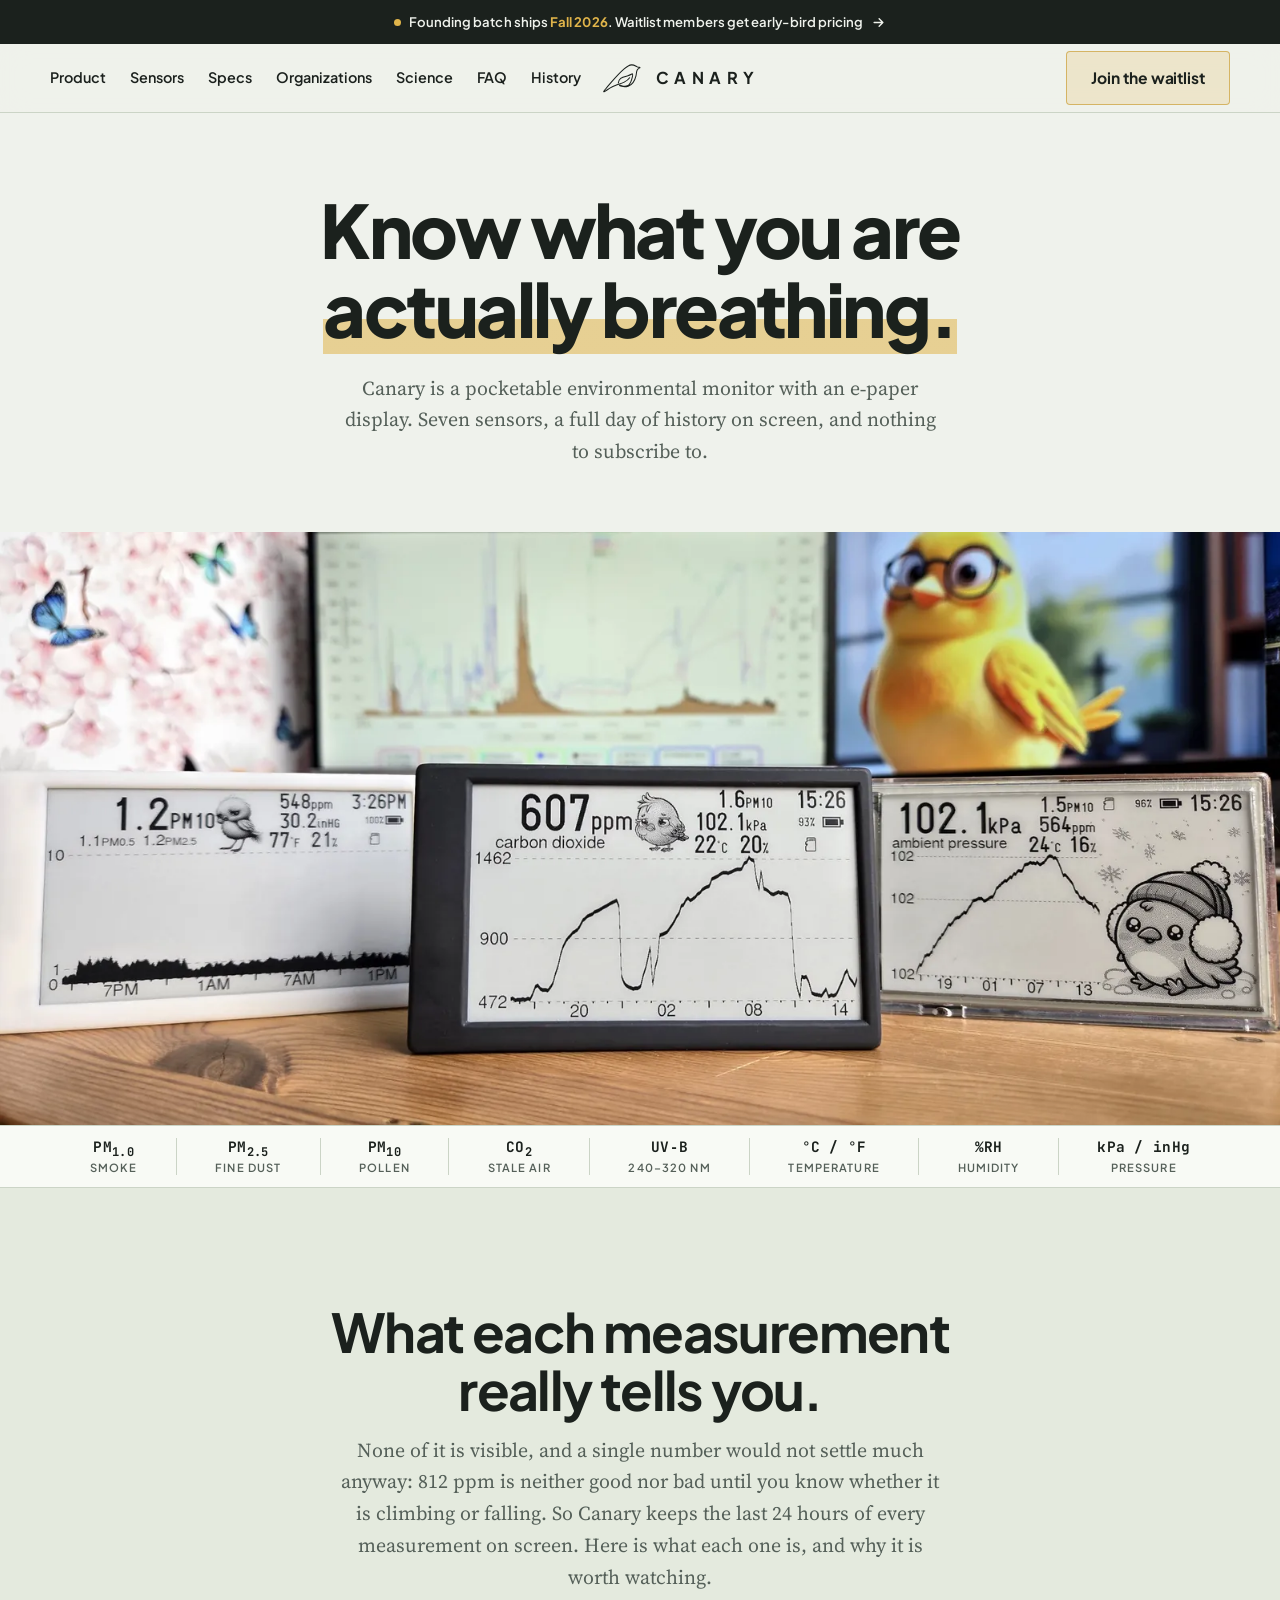
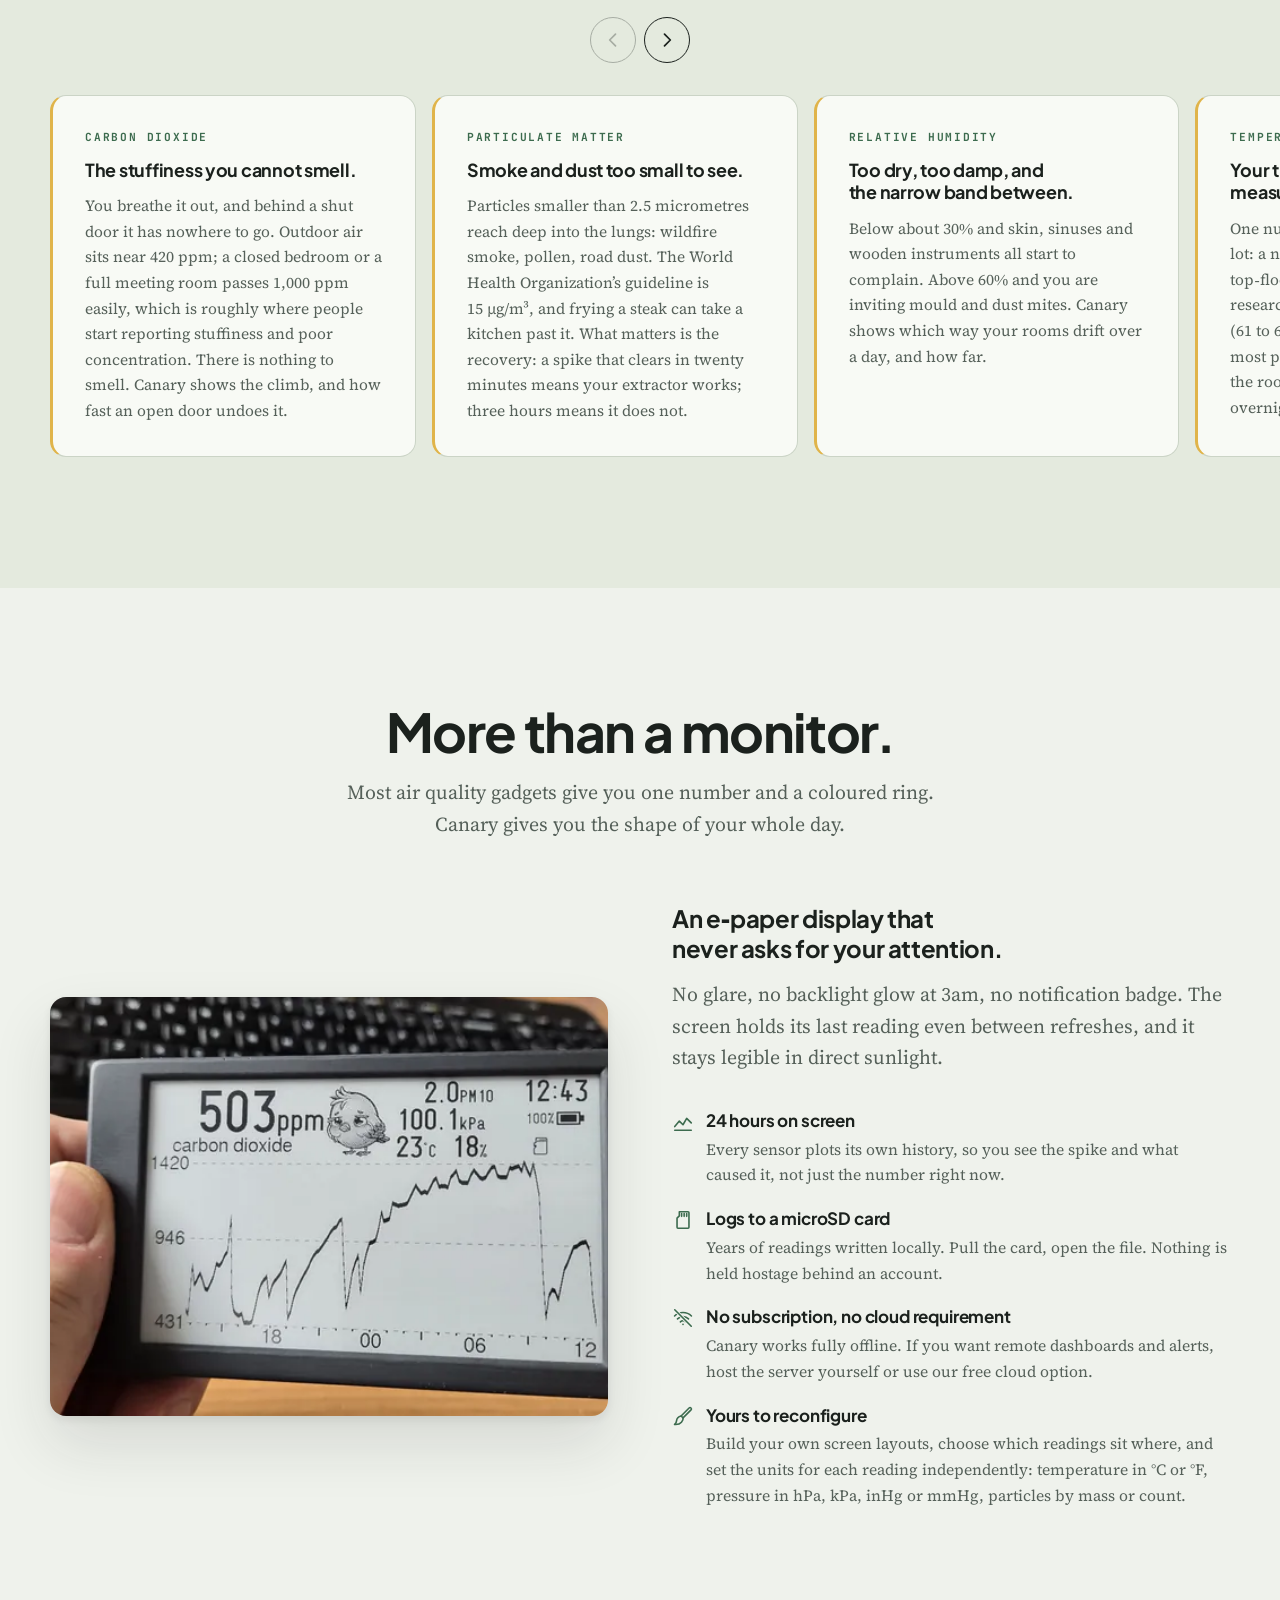
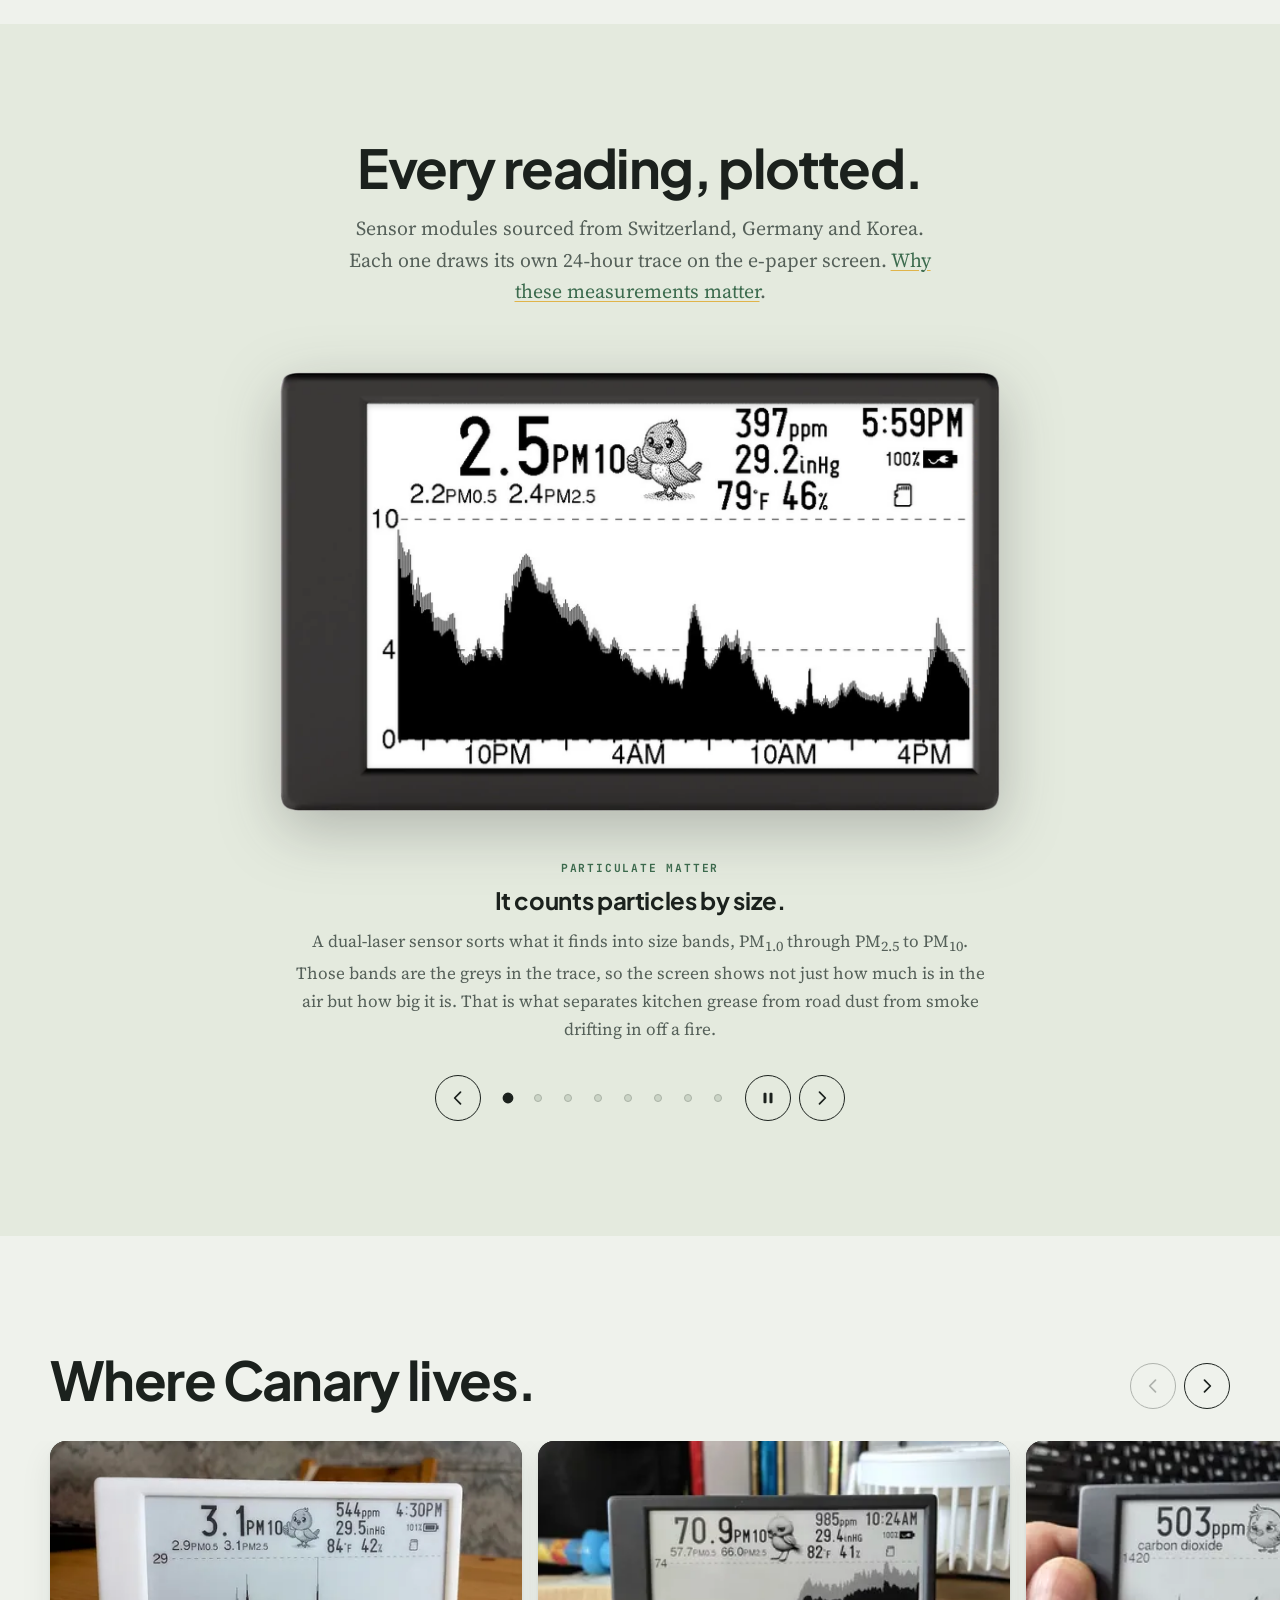
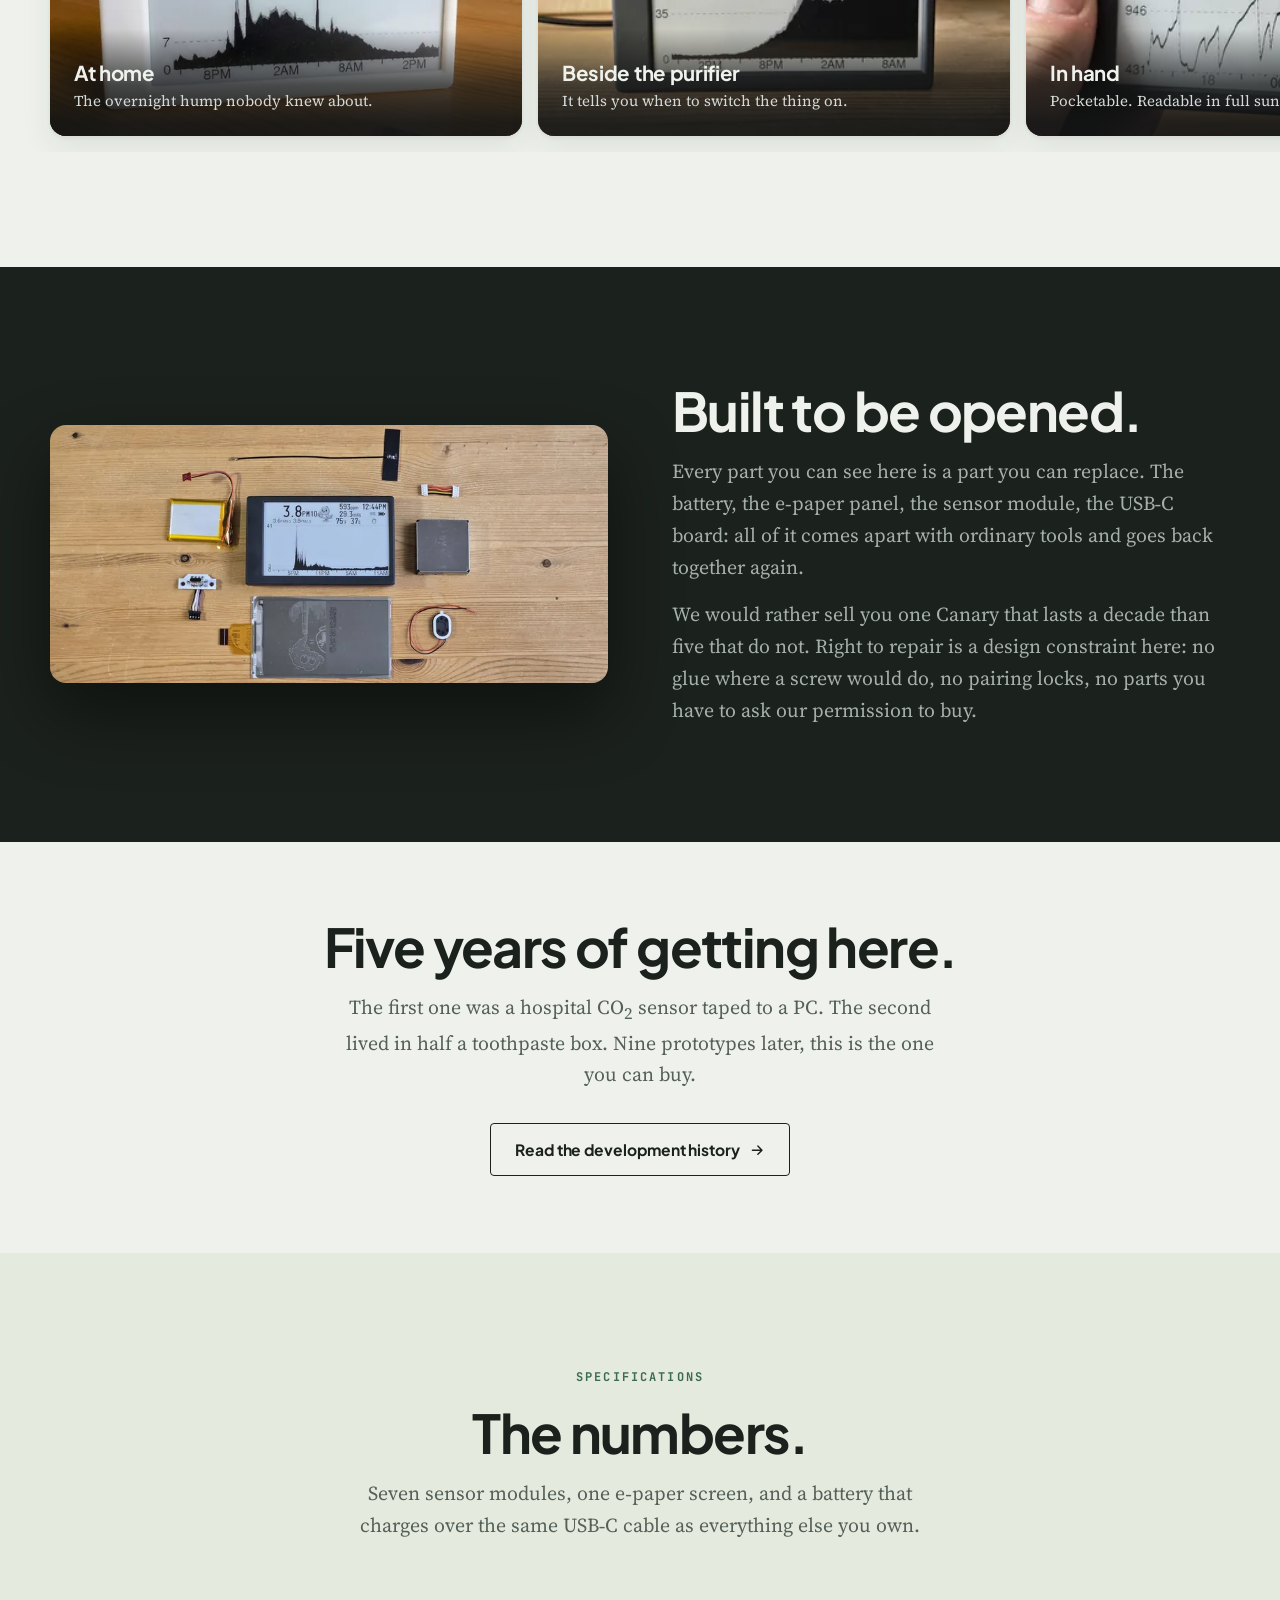
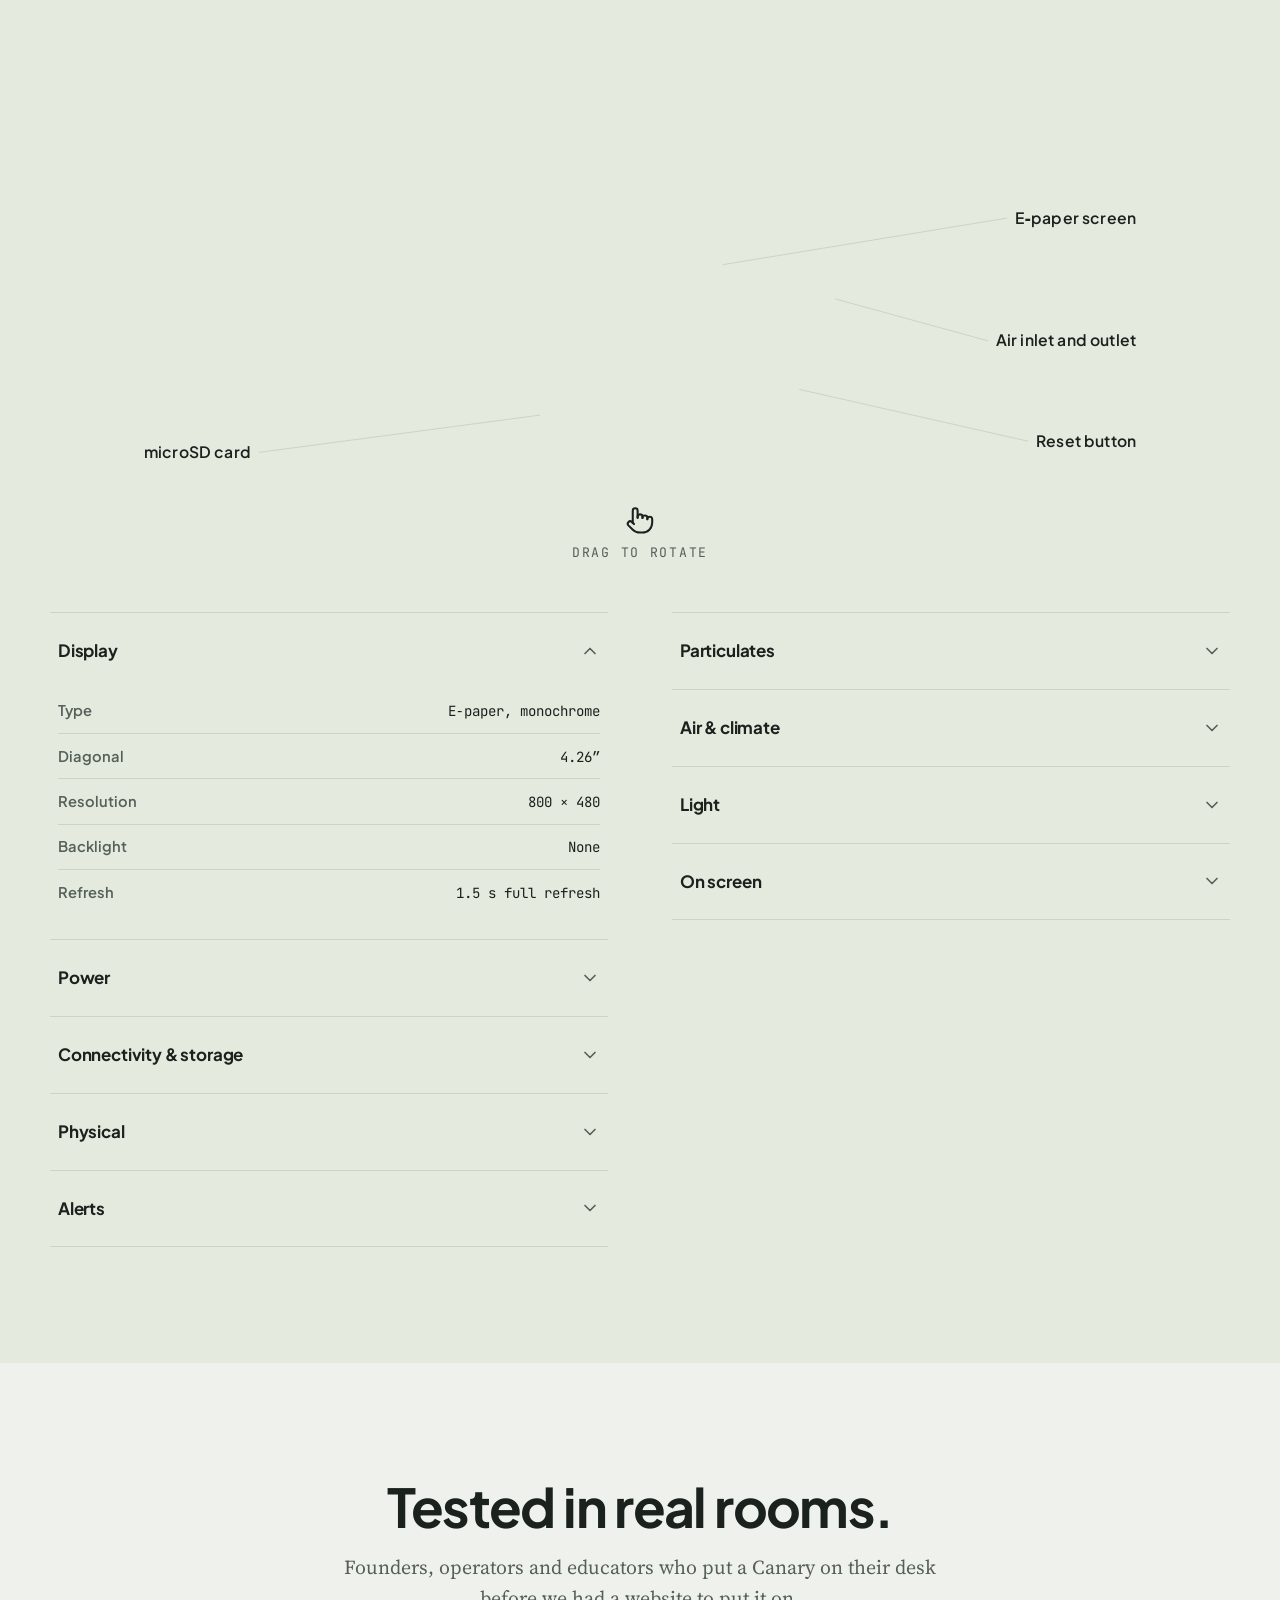
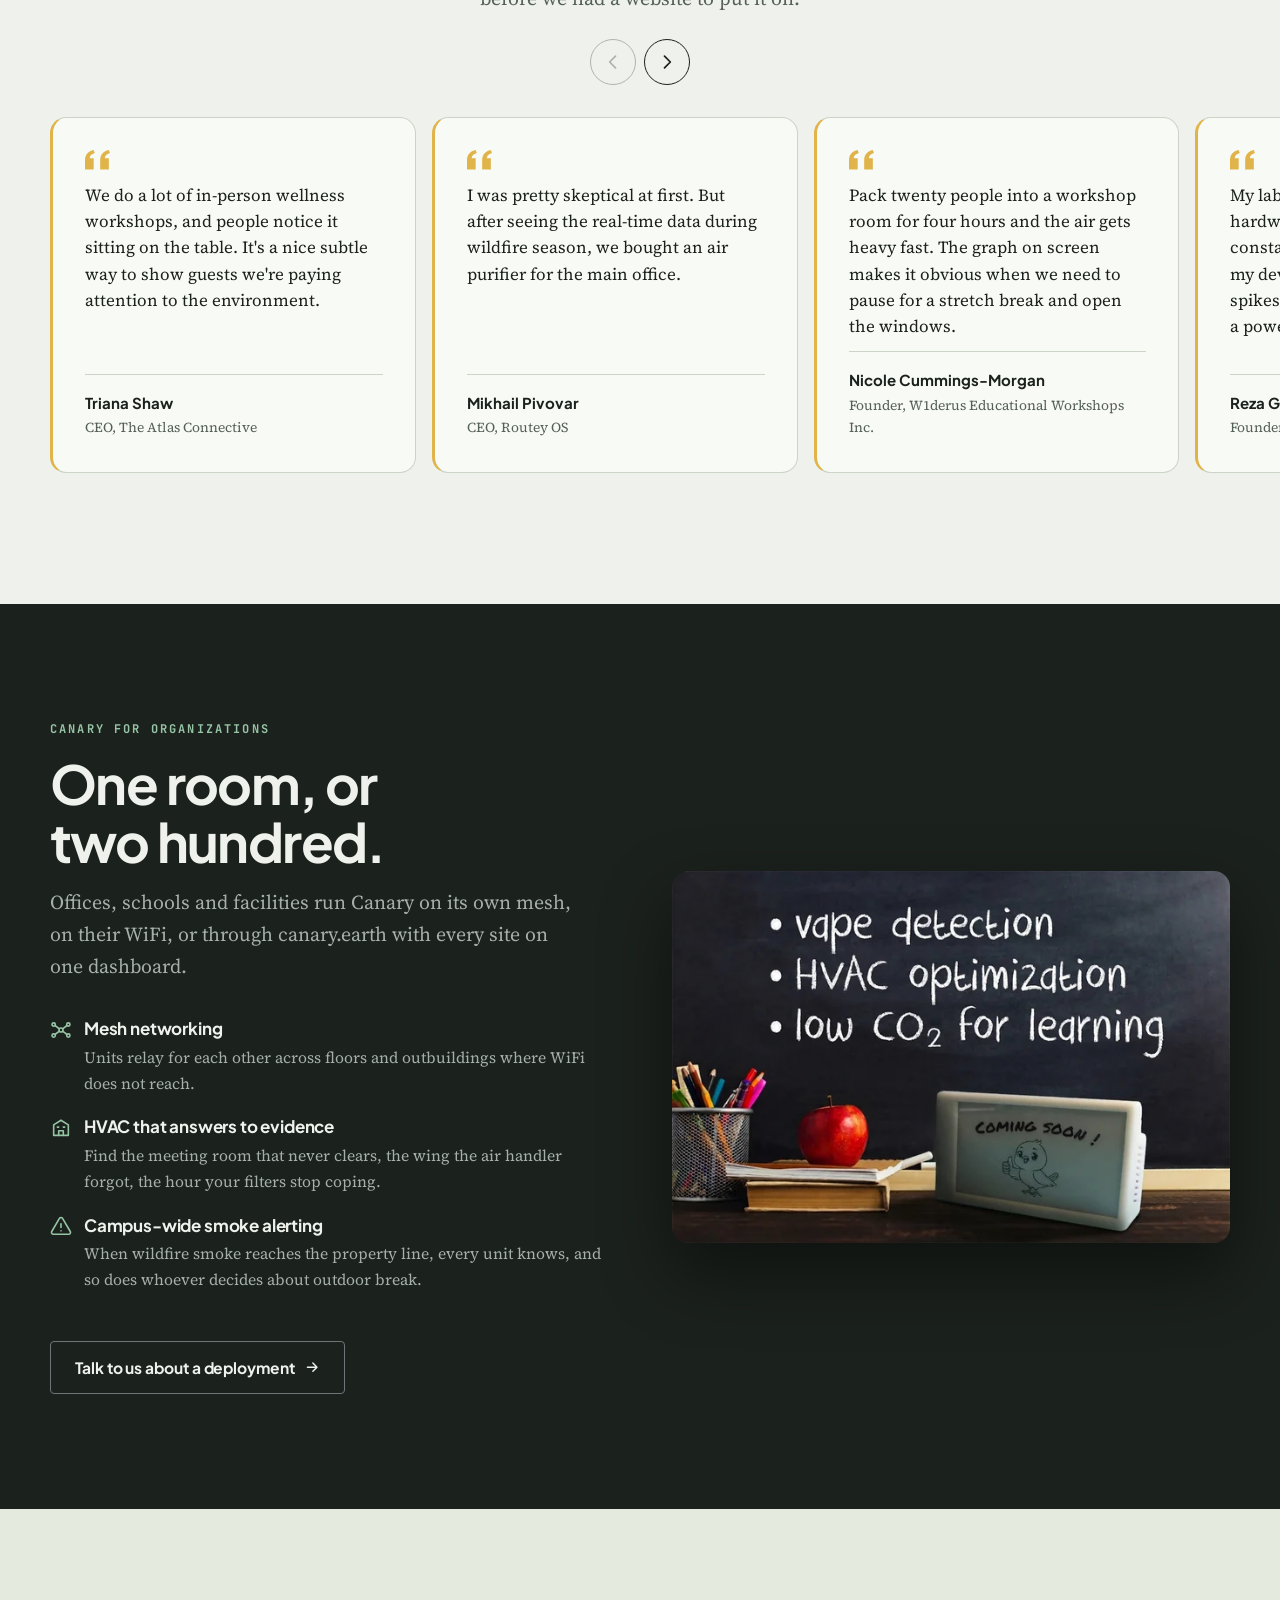
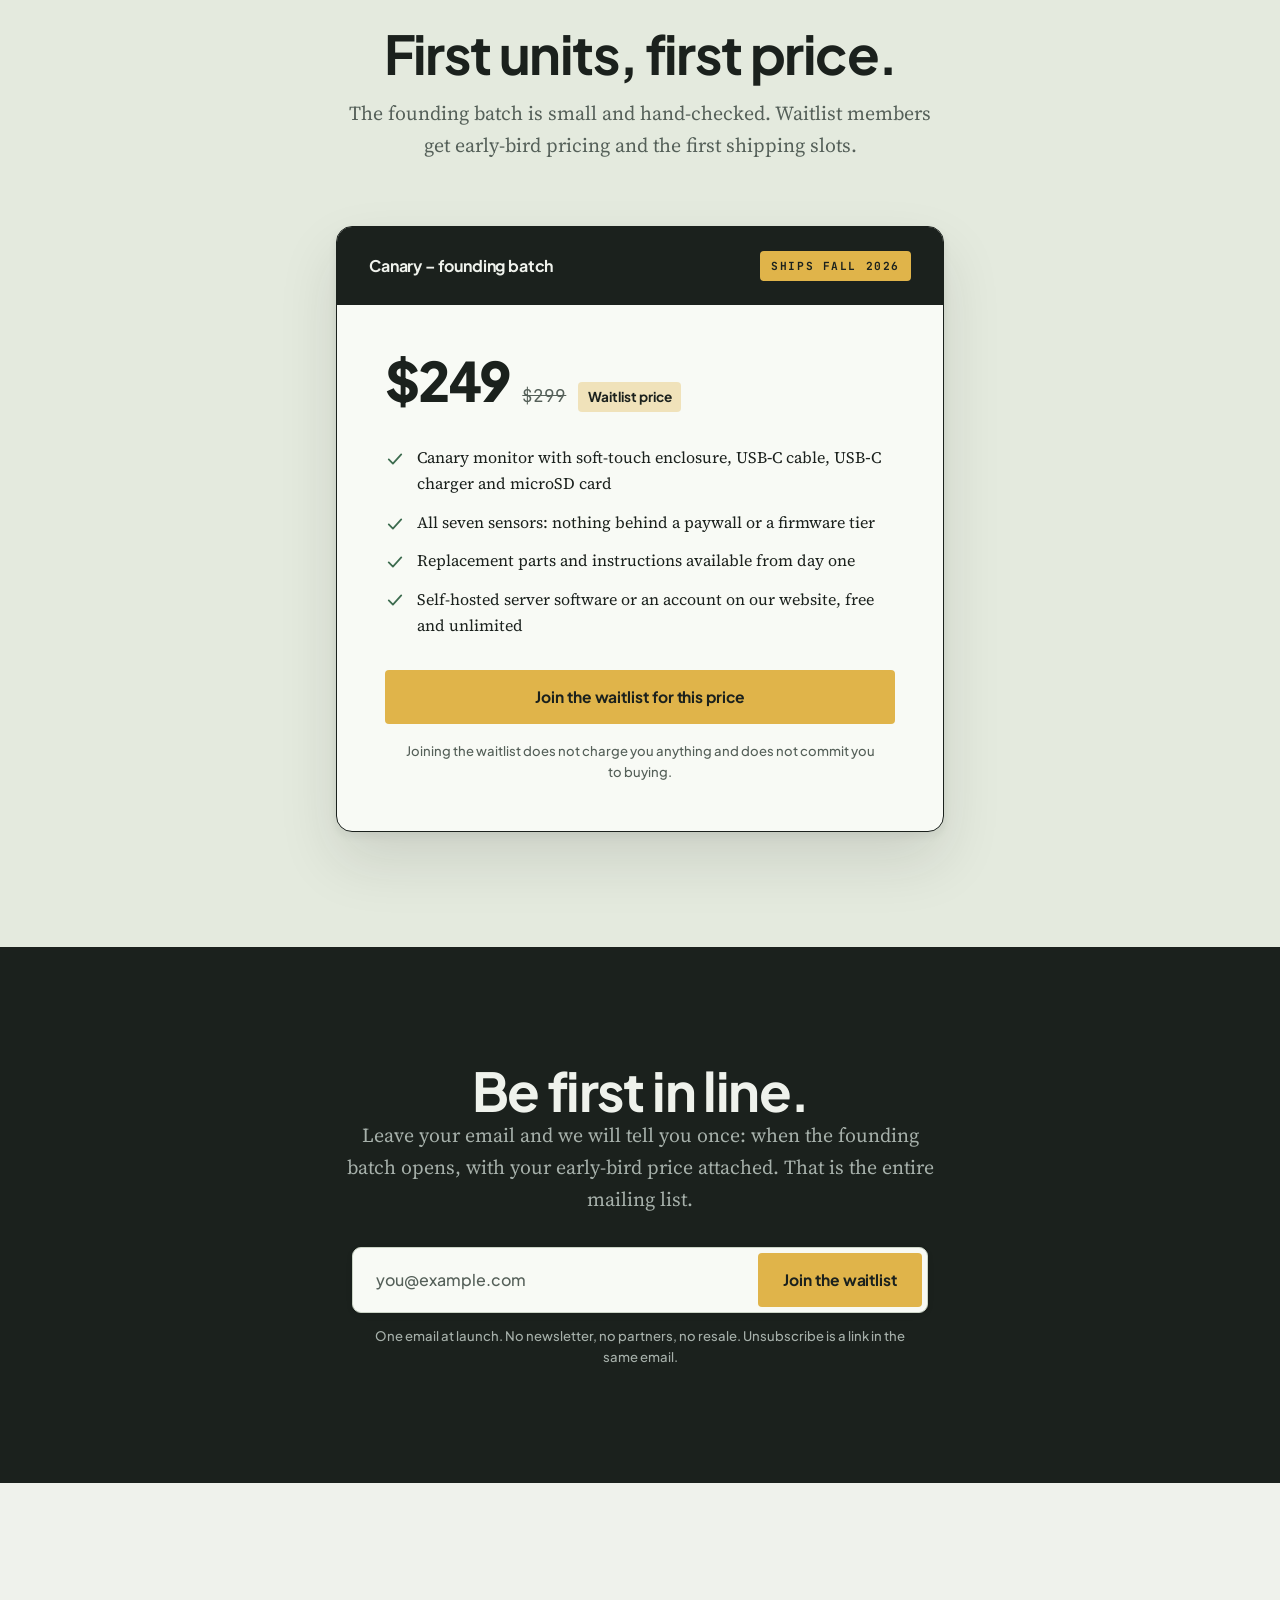
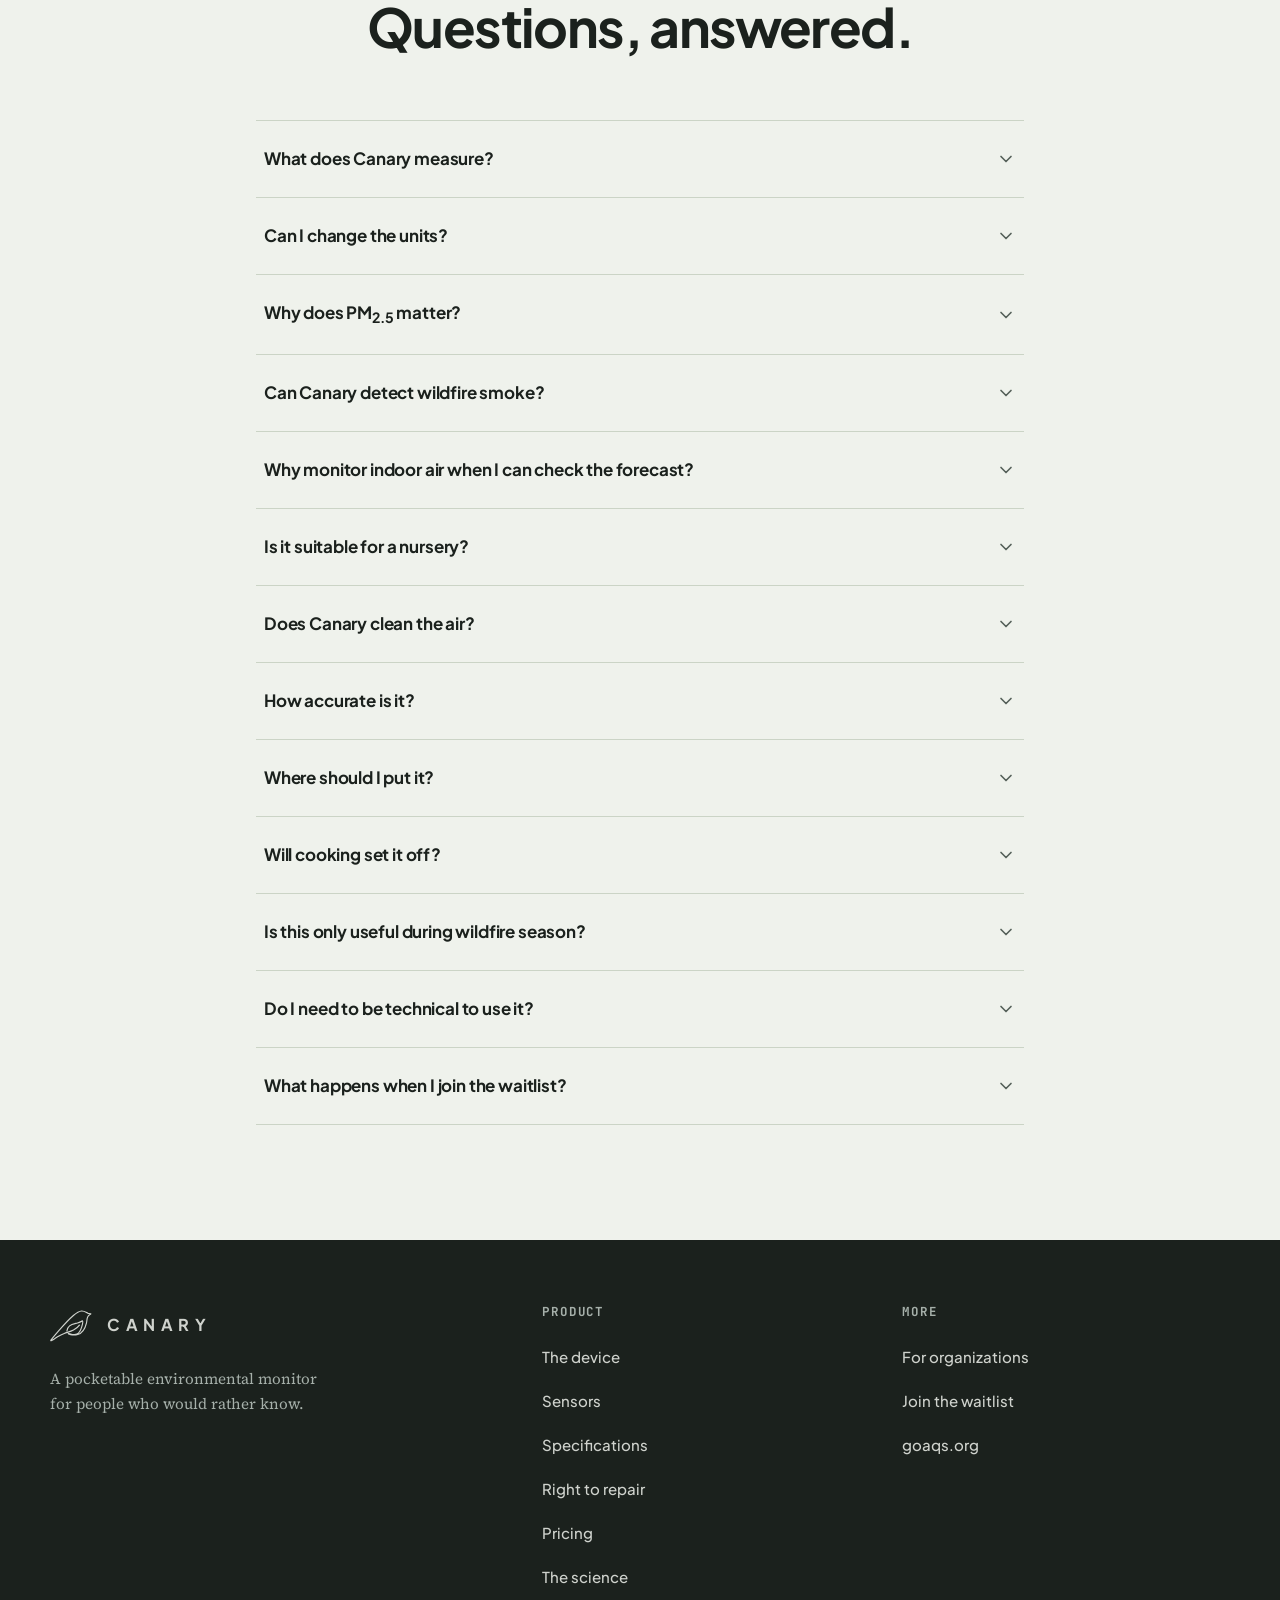
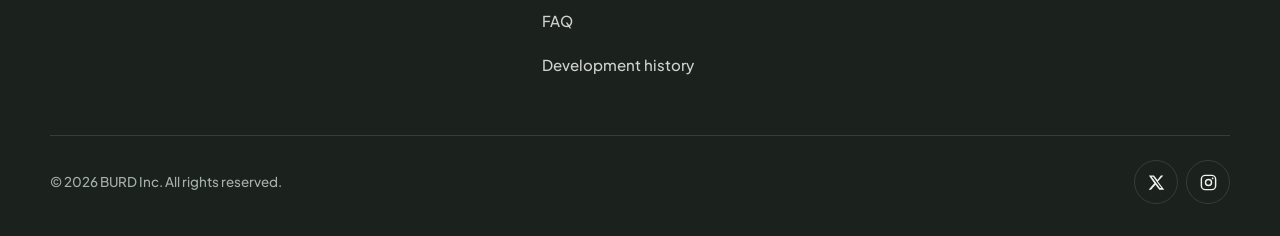
<file: index.html>
<!doctype html>
<html lang="en">
<head>
<meta charset="utf-8">
<meta name="viewport" content="width=device-width, initial-scale=1">
<title>Canary: Know what you are breathing</title>
<meta name="description" content="Canary is a pocketable environmental monitor with an e-paper display. Seven sensors, a full day of history at a glance, and no subscription. Join the founding-batch waitlist.">
<meta name="theme-color" content="#EFF2EC">
<meta property="og:title" content="Canary: Know what you are breathing">
<meta property="og:description" content="A pocketable environmental monitor with an e-paper display. Seven sensors. A full day of history at a glance. No subscription.">
<meta property="og:type" content="website">
<meta property="og:image" content="assets/img/hero-1600.jpg">
<meta name="twitter:card" content="summary_large_image">

<!--
  ===================================================================
   EDIT THESE THREE THINGS BEFORE YOU GO LIVE   (search for: EDIT-ME)
  ===================================================================
   1. FORMS          The waitlist forms here and the enquiry form in
                     business.html post to the Cloudflare Worker in
                     forms/ (see forms/README.md). If its address ever
                     changes, update all three <form action> tags.
  ===================================================================
-->

<link rel="preload" as="image" fetchpriority="high"
      imagesrcset="assets/img/hero-1000.webp 1000w, assets/img/hero-1600.webp 1600w, assets/img/hero-2400.webp 2400w"
      imagesizes="100vw">
<link rel="preload" href="assets/fonts/plus-jakarta-sans-normal-latin.woff2" as="font" type="font/woff2" crossorigin>
<link rel="stylesheet" href="assets/fonts/fonts.css">

<link rel="stylesheet" href="assets/site.css">
<script>document.documentElement.className += " js";</script>
</head>

<body>
<a class="skip" href="#main">Skip to main content</a>

<!-- EDIT-ME DATE -->
<div class="announce">
  <a href="#waitlist" data-source="index-bar">
    <span class="announce-dot" aria-hidden="true"></span>
    <span>Founding batch ships <em>Fall 2026</em>. Waitlist members get early-bird pricing</span>
    <svg class="announce-arrow" width="15" height="15" viewBox="0 0 24 24" fill="none" stroke="currentColor" stroke-width="2.2" stroke-linecap="round" stroke-linejoin="round" aria-hidden="true"><path d="M5 12h14M13 6l6 6-6 6"/></svg>
  </a>
</div>

<header class="header">
  <div class="wrap header-in">
    <nav class="nav-left" aria-label="Primary">
      <a class="nav-link" href="#product">Product</a>
      <a class="nav-link" href="#sensors">Sensors</a>
      <a class="nav-link" href="#specs">Specs</a>
      <a class="nav-link" href="business.html">Organizations</a>
      <a class="nav-link" href="science.html">Science</a>
      <a class="nav-link" href="#faq">FAQ</a>
      <a class="nav-link" href="history.html">History</a>
    </nav>

    <button class="icon-btn menu-btn" id="menuOpen" aria-expanded="false" aria-controls="mobileMenu">
      <span class="visually-hidden">Open menu</span>
      <svg width="24" height="24" viewBox="0 0 24 24" fill="none" stroke="currentColor" stroke-width="1.9" stroke-linecap="round" aria-hidden="true"><path d="M3 6h18M3 12h18M3 18h18"/></svg>
    </button>

    <a class="brand" href="#top" aria-label="Canary, home">
      <svg viewBox="135 23 125 93" xmlns="http://www.w3.org/2000/svg" aria-hidden="true" style="overflow:visible">
        <path fill="none" stroke="var(--ink)" stroke-width="3.4" stroke-linecap="round" stroke-linejoin="round" d="m 185.28631,85.449901 c 0.53981,-4.739076 3.10759,-11.309465 7.85844,-15.242635 6.52824,-5.40464 15.77441,-6.387205 23.66324,-8.386515 5.00851,-1.26934 12.50459,-5.354226 14.99126,-6.562898 1.8823,1.420138 -2.72461,33.867042 -16.73187,39.590572 -6.01541,2.457965 -13.43565,1.040776 -19.38442,-0.435638 -1.12747,-0.279824 -6.55337,-2.503756 -6.47924,-0.710766 0.0398,0.962277 6.06003,2.400837 7.25956,2.685477 7.38681,1.642832 14.03814,1.572882 21.40304,-0.521801 15.0143,-4.27029 22.21028,-19.516716 25.59988,-33.672266 1.14869,-4.79712 1.27228,-10.151599 2.47816,-14.915109 0.73637,-2.90881 1.71572,-5.395932 3.85031,-7.529462 1.23336,-1.23275 2.79988,-2.538041 4.34476,-3.267113 3.14908,-1.486146 3.28012,-1.906641 0.51541,-2.474151 -3.83753,-0.787727 -4.79503,-0.498528 -7.12064,-1.667071 -6.36902,-3.2002 -11.1764,-6.954139 -18.65481,-6.422649 -9.06366,0.64416 -17.6416,7.649078 -24.25034,13.322308 -15.34967,13.17684 -28.83442,28.439963 -42.13003,43.637753 -6.74483,7.70981 -13.19973,15.280623 -19.60725,23.273943 -1.54631,1.929 -2.87688,3.55362 -4.58545,5.58254 -0.643,0.76355 -1.56438,2.43374 -0.64515,2.9956 1.24622,0.76173 14.54767,-8.94105 19.82505,-12.16023 6.22971,-3.86317 13.04786,-7.2563 19.94447,-9.76933 9.32262,-3.39703 18.68446,-5.380027 27.50726,-10.052607 6.56233,-3.47543 13.23832,-8.245034 17.65457,-14.495866"/>
      </svg>
      <span class="brand-word">Canary</span>
    </a>

    <div class="nav-right">
      <a class="btn nav-cta" href="#waitlist" data-source="index-header"><span>Join<span class="nav-cta-more"> the waitlist</span></span></a>
    </div>
  </div>
</header>

<div class="menu" id="mobileMenu" data-open="false" role="dialog" aria-modal="true" aria-label="Site menu">
  <div class="menu-head">
    <span class="brand-word">Canary</span>
    <button class="icon-btn" id="menuClose">
      <span class="visually-hidden">Close menu</span>
      <svg width="24" height="24" viewBox="0 0 24 24" fill="none" stroke="currentColor" stroke-width="1.9" stroke-linecap="round" aria-hidden="true"><path d="M6 6l12 12M18 6L6 18"/></svg>
    </button>
  </div>
  <a href="#product">Product</a>
  <a href="#sensors">Sensors</a>
  <a href="#specs">Specs</a>
  <a href="#repair">Repair</a>
  <a href="business.html">Organizations</a>
  <a href="science.html">Science</a>
  <a href="#faq">FAQ</a>
  <a href="history.html">History</a>
  <a class="btn" href="#waitlist" data-source="index-menu">Join the waitlist</a>
</div>

<main id="main">

<!-- ============================= HERO ============================= -->
<section class="hero hero--home wrap" id="top">
  <h1>Know what you are<br><span class="stroke-gold">actually breathing.</span></h1>
  <p class="lede">Canary is a pocketable environmental monitor with an e&#8209;paper display. Seven sensors, a full day of history on screen, and nothing to subscribe to.</p>


  <div class="hero-media">
    <picture>
      <source type="image/webp" sizes="100vw"
              srcset="assets/img/hero-1000.webp 1000w, assets/img/hero-1600.webp 1600w, assets/img/hero-2400.webp 2400w">
      <img src="assets/img/hero-1600.jpg" width="4000" height="1848" fetchpriority="high" decoding="async"
           sizes="100vw"
           srcset="assets/img/hero-1000.jpg 1000w, assets/img/hero-1600.jpg 1600w, assets/img/hero-2400.jpg 2400w"
           alt="Three Canary monitors on a wooden desk, each showing a different e-paper readout: particulate matter, carbon dioxide and ambient pressure, plotted over the last day.">
    </picture>
  </div>
</section>

<!-- ============================ SPECS ============================= -->
<section class="specs" aria-label="What Canary measures">
  <div class="specs-viewport" data-marquee>
    <ul class="specs-track">
	  <li><b>PM<sub>1.0</sub></b><span>Smoke</span></li>
      <li><b>PM<sub>2.5</sub></b><span>Fine dust</span></li>
      <li><b>PM<sub>10</sub></b><span>Pollen</span></li>
      <li><b>CO<sub>2</sub></b><span>Stale air</span></li>
      <li><b><sub></sub>UV&#8209;B</b><span>240&ndash;320&nbsp;nm</span></li>
      <li><b><sub></sub>&deg;C&nbsp;/&nbsp;&deg;F</b><span>Temperature</span></li>
      <li><b><sub></sub>%RH</b><span>Humidity</span></li>
      <li><b><sub></sub>kPa&nbsp;/&nbsp;inHg</b><span>Pressure</span></li>
    </ul>
  </div>
</section>

<!-- ========================== HERO CTA =========================== -->
<!-- Hidden rather than deleted, so it can come back: remove `hidden`.
     On phones it was the only visible signup route between the top of
     the page and the pricing card; the header Join button now covers
     every screen. Signups from it are tagged source=hero. -->
<section class="hero-cta wrap" aria-label="Join the waitlist" hidden>
  <form class="hero-form" action="https://canary-forms.canary-forms.workers.dev/" method="POST" data-waitlist novalidate>
    <!-- EDIT-ME FORMS (above) -->
    <label class="visually-hidden" for="email-hero">Email address</label>
    <div class="field-row">
      <input id="email-hero" type="email" name="email" required autocomplete="email" autocapitalize="off" autocorrect="off" spellcheck="false"
             inputmode="email" placeholder="you@example.com" aria-describedby="note-hero">
      <button class="btn" type="submit">
        <span data-label>Join the waitlist</span>
      </button>
    </div>
    <input class="hp" type="text" name="_gotcha" tabindex="-1" autocomplete="off" aria-hidden="true">
    <input type="hidden" name="form" value="waitlist">
    <input type="hidden" name="source" value="hero">
    <p class="form-note" id="note-hero">Early-bird pricing and first access. No other email, ever.</p>
    <p class="form-status" role="status" aria-live="polite"></p>
  </form>
</section>

<!-- ============================ WHY =============================== -->
<section class="section band" id="why" aria-labelledby="why-h">
  <div class="wrap">
    <div class="carousel-head carousel-head--center reveal">
      <div class="section-head" style="margin-bottom:0">
        <h2 id="why-h">What each measurement really tells you.</h2>
        <p class="lede">None of it is visible, and a single number would not settle much anyway:
          812&nbsp;ppm is neither good nor bad until you know whether it is climbing or falling.
          So Canary keeps the last 24&nbsp;hours of every measurement on screen. Here is what
          each one is, and why it is worth watching.</p> 
		  <!-- I cut this last sentence for length, but I kina love it. Maybe I can add it somewhere else: "Put it on a desk, a nightstand or a nursery shelf and it just keeps watch." -->
      </div>
      <div class="carousel-nav">
        <button type="button" data-rail-prev="whyRail" aria-controls="whyRail"><span class="visually-hidden">Previous measurement</span>
          <svg width="20" height="20" viewBox="0 0 24 24" fill="none" stroke="currentColor" stroke-width="2.1" stroke-linecap="round" stroke-linejoin="round" aria-hidden="true"><path d="M15 5l-7 7 7 7"/></svg>
        </button>
        <button type="button" data-rail-next="whyRail" aria-controls="whyRail"><span class="visually-hidden">Next measurement</span>
          <svg width="20" height="20" viewBox="0 0 24 24" fill="none" stroke="currentColor" stroke-width="2.1" stroke-linecap="round" stroke-linejoin="round" aria-hidden="true"><path d="M9 5l7 7-7 7"/></svg>
        </button>
      </div>
    </div>
  </div>

  <div class="rail" id="whyRail" data-rail tabindex="0" role="region" aria-label="What Canary measures and why: scrollable cards">
    <article class="why-card reveal">
      <span class="sensor-tag">Carbon dioxide</span>
      <h3>The stuffiness you cannot smell.</h3>
      <p>You breathe it out, and behind a shut door it has nowhere to go. Outdoor air sits near 420&nbsp;ppm; a closed bedroom or a full meeting room passes 1,000&nbsp;ppm easily, which is roughly where people start reporting stuffiness and poor concentration. There is nothing to smell. Canary shows the climb, and how fast an open door undoes it.</p>
    </article>

    <article class="why-card reveal">
      <span class="sensor-tag">Particulate matter</span>
      <h3>Smoke and dust too small to see.</h3>
      <p>Particles smaller than 2.5 micrometres reach deep into the lungs: wildfire smoke, pollen, road dust. The World Health Organization&rsquo;s guideline is 15&nbsp;&micro;g/m&sup3;, and frying a steak can take a kitchen past it. What matters is the recovery: a spike that clears in twenty minutes means your extractor works; three hours means it does not.</p>
    </article>

    <article class="why-card reveal">
      <span class="sensor-tag">Relative humidity</span>
      <h3>Too dry, too damp, and the narrow band between.</h3>
      <p>Below about 30% and skin, sinuses and wooden instruments all start to complain. Above 60% and you are inviting mould and dust mites. Canary shows which way your rooms drift over a day, and how far.</p>
    </article>

    <article class="why-card reveal">
      <span class="sensor-tag">Temperature</span>
      <h3>Your thermostat is measuring the hallway.</h3>
      <p>One number for a whole home hides a lot: a nursery on an outside wall, a top&#8209;floor bedroom in August. Sleep researchers tend to point at 16 to 19&nbsp;&deg;C (61 to 66&nbsp;&deg;F) for a bedroom, cooler than most people keep them. Canary reads the room it is actually in, and keeps the overnight curve.</p>
    </article>

    <article class="why-card reveal">
      <span class="sensor-tag">Ambient pressure</span>
      <h3>Weather you feel before you see it.</h3>
      <p>Barometric pressure falls ahead of a weather front, often a day before the rain arrives. Plenty of people with migraines or aching joints say they can tell; what they have never been able to do is check. Canary keeps the curve, so a suspicion becomes something you can point at.</p>
    </article>

    <article class="why-card reveal">
      <span class="sensor-tag">Ultraviolet</span>
      <h3>Sunburn has little to do with brightness.</h3>
      <p>UV&#8209;B is the narrow band, 240 to 320&nbsp;nm, that burns skin and drives vitamin&nbsp;D. It has little to do with how bright a day looks: a cool overcast afternoon can carry most of the ultraviolet of a clear one, and a sunny window blocks nearly all of it. Canary reads that band itself.</p>
    </article>
  </div>

  <div class="wrap">
  </div>
</section>

<!-- =========================== PRODUCT ============================ -->
<section class="section" id="product">
  <div class="wrap">
    <div class="section-head reveal">
      <h2>More than a monitor.</h2>
      <p class="lede">Most air quality gadgets give you one number and a coloured ring. Canary gives you the shape of your whole day.</p>
    </div>

    <div class="split">
      <div class="split-media split-media--tall reveal">
        <picture>
          <source type="image/webp" sizes="(min-width:900px) 46vw, 92vw"
                  srcset="assets/img/hand-800.webp 800w, assets/img/hand-1200.webp 1200w, assets/img/hand-1800.webp 1800w">
          <img src="assets/img/hand-1200.jpg" width="4000" height="1848" loading="lazy" decoding="async"
               sizes="(min-width:900px) 46vw, 92vw"
               srcset="assets/img/hand-800.jpg 800w, assets/img/hand-1200.jpg 1200w, assets/img/hand-1800.jpg 1800w"
               alt="A hand holding a Canary monitor, roughly the size of a deck of cards, showing 503 ppm carbon dioxide and a 24-hour graph.">
        </picture>
      </div>
      <div class="split-body reveal d1">
        <h3>An e&#8209;paper display that never asks for your attention.</h3>
        <p class="lede">No glare, no backlight glow at 3am, no notification badge. The screen holds its last reading even between refreshes, and it stays legible in direct sunlight.</p>
        <ul class="point-list">
          <li>
            <svg class="ico" viewBox="0 0 24 24" fill="none" stroke="currentColor" stroke-width="1.75" stroke-linecap="round" stroke-linejoin="round" aria-hidden="true"><path d="M3 17l5-6 4 4 4-7 5 5"/><path d="M3 21h18"/></svg>
            <div><b>24 hours on screen</b><p>Every sensor plots its own history, so you see the spike and what caused it, not just the number right now.</p></div>
          </li>
          <li>
            <svg class="ico" viewBox="0 0 24 24" fill="none" stroke="currentColor" stroke-width="1.75" stroke-linecap="round" stroke-linejoin="round" aria-hidden="true"><path d="M8 3h9.5a1 1 0 0 1 1 1v16a1 1 0 0 1-1 1h-11a1 1 0 0 1-1-1V10L8 7.5Z"/><path d="M10.5 5v3M13.25 5v3M16 5v3"/></svg>
            <div><b>Logs to a microSD card</b><p>Years of readings written locally. Pull the card, open the file. Nothing is held hostage behind an account.</p></div>
          </li>
          <li>
            <svg class="ico" viewBox="0 0 24 24" fill="none" stroke="currentColor" stroke-width="1.75" stroke-linecap="round" stroke-linejoin="round" aria-hidden="true"><mask id="ico-offline-gap" maskUnits="userSpaceOnUse" x="0" y="0" width="24" height="24"><rect width="24" height="24" fill="#fff" stroke="none"/><path d="M3 3l18 18" stroke="#000" stroke-width="3.6"/></mask><g mask="url(#ico-offline-gap)"><path d="M2.81 9.81A13 13 0 0 1 21.19 9.81"/><path d="M5.99 12.99A8.5 8.5 0 0 1 18.01 12.99"/><path d="M9.17 16.17A4 4 0 0 1 14.83 16.17"/></g><path d="M12 19h.01"/><path d="M3 3l18 18"/></svg>
            <div><b>No subscription, no cloud requirement</b><p>Canary works fully offline. If you want remote dashboards and alerts, host the server yourself or use our free cloud option.</p></div>
          </li>
          <li>
            <svg class="ico" viewBox="0 0 24 24" fill="none" stroke="currentColor" stroke-width="1.75" stroke-linecap="round" stroke-linejoin="round" aria-hidden="true"><path d="M9.94 11.94L18.64 3.24A1.5 1.5 0 0 1 20.76 5.36L12.06 14.06"/><path d="M9.94 11.94C7.5 12.5 5.2 14.5 5 17C4.8 19 4 20.3 2.8 21.2C5.5 21.4 8.6 20.8 10.3 18.8C11.6 17.3 12.4 15.6 12.06 14.06Z"/></svg>
            <div><b>Yours to reconfigure</b><p>Build your own screen layouts, choose which readings sit where, and set the units for each reading independently: temperature in &deg;C&nbsp;or&nbsp;&deg;F, pressure in hPa, kPa, inHg or&nbsp;mmHg, particles by mass or&nbsp;count.</p></div>
          </li>
        </ul>
      </div>
    </div>
  </div>
</section>

<!-- =========================== SENSORS ============================ -->
<section class="section band" id="sensors">
  <div class="wrap">
    <div class="section-head reveal">
      <h2>Every reading, plotted.</h2>
      <p class="lede">Sensor modules sourced from Switzerland, Germany and Korea. Each one draws its own 24&#8209;hour trace on the e&#8209;paper screen. <a href="science.html" style="color:var(--sage); text-decoration-color:var(--gold); text-underline-offset:3px">Why these measurements matter</a>.</p>
    </div>

    <div class="device-stage reveal" data-carousel
         role="group" aria-roledescription="carousel" aria-label="Canary sensor readouts">

      <div class="device js-only">
        <div class="device-window">
          <picture>
            <source type="image/webp" sizes="(min-width:820px) 608px, 72vw" srcset="assets/img/scr-pm-420.webp 420w, assets/img/scr-pm-620.webp 620w, assets/img/scr-pm-900.webp 900w">
            <img class="device-screen" data-slide="0" data-active src="assets/img/scr-pm-620.jpg"
                 width="800" height="480" loading="lazy" decoding="async"
                 sizes="(min-width:820px) 608px, 72vw" srcset="assets/img/scr-pm-420.jpg 420w, assets/img/scr-pm-620.jpg 620w, assets/img/scr-pm-900.jpg 900w"
                 alt="Canary showing 2.5 PM10 with a day of particulate history, the fill shaded by particle size band.">
          </picture>
          <picture>
            <source type="image/webp" sizes="(min-width:820px) 608px, 72vw" srcset="assets/img/scr-co2-420.webp 420w, assets/img/scr-co2-620.webp 620w, assets/img/scr-co2-900.webp 900w">
            <img class="device-screen" data-slide="1" src="assets/img/scr-co2-620.jpg"
                 width="800" height="480" loading="lazy" decoding="async"
                 sizes="(min-width:820px) 608px, 72vw" srcset="assets/img/scr-co2-420.jpg 420w, assets/img/scr-co2-620.jpg 620w, assets/img/scr-co2-900.jpg 900w"
                 alt="Canary showing 497 ppm carbon dioxide, the overnight curve climbing then dropping sharply at 05:00.">
          </picture>
          <picture>
            <source type="image/webp" sizes="(min-width:820px) 608px, 72vw" srcset="assets/img/scr-temp-420.webp 420w, assets/img/scr-temp-620.webp 620w, assets/img/scr-temp-900.webp 900w">
            <img class="device-screen" data-slide="2" src="assets/img/scr-temp-620.jpg"
                 width="800" height="480" loading="lazy" decoding="async"
                 sizes="(min-width:820px) 608px, 72vw" srcset="assets/img/scr-temp-420.jpg 420w, assets/img/scr-temp-620.jpg 620w, assets/img/scr-temp-900.jpg 900w"
                 alt="Canary showing 26.5&deg;C beside a pinned note about wireless mice arriving tomorrow.">
          </picture>
          <picture>
            <source type="image/webp" sizes="(min-width:820px) 608px, 72vw" srcset="assets/img/scr-humidity-420.webp 420w, assets/img/scr-humidity-620.webp 620w, assets/img/scr-humidity-900.webp 900w">
            <img class="device-screen" data-slide="3" src="assets/img/scr-humidity-620.jpg"
                 width="800" height="480" loading="lazy" decoding="async"
                 sizes="(min-width:820px) 608px, 72vw" srcset="assets/img/scr-humidity-420.jpg 420w, assets/img/scr-humidity-620.jpg 620w, assets/img/scr-humidity-900.jpg 900w"
                 alt="Canary showing 46.2% relative humidity with the day&rsquo;s curve rising from 43 to 61.">
          </picture>
          <picture>
            <source type="image/webp" sizes="(min-width:820px) 608px, 72vw" srcset="assets/img/scr-pressure-420.webp 420w, assets/img/scr-pressure-620.webp 620w, assets/img/scr-pressure-900.webp 900w">
            <img class="device-screen" data-slide="4" src="assets/img/scr-pressure-620.jpg"
                 width="800" height="480" loading="lazy" decoding="async"
                 sizes="(min-width:820px) 608px, 72vw" srcset="assets/img/scr-pressure-420.jpg 420w, assets/img/scr-pressure-620.jpg 620w, assets/img/scr-pressure-900.jpg 900w"
                 alt="Canary showing 98.7 kPa ambient pressure with a fair-weather illustration of the Canary bird.">
          </picture>
          <picture>
            <source type="image/webp" sizes="(min-width:820px) 608px, 72vw" srcset="assets/img/scr-light-420.webp 420w, assets/img/scr-light-620.webp 620w, assets/img/scr-light-900.webp 900w">
            <img class="device-screen" data-slide="5" src="assets/img/scr-light-620.jpg"
                 width="800" height="480" loading="lazy" decoding="async"
                 sizes="(min-width:820px) 608px, 72vw" srcset="assets/img/scr-light-420.jpg 420w, assets/img/scr-light-620.jpg 620w, assets/img/scr-light-900.jpg 900w"
                 alt="Canary showing 0.0 UV-B and 3% luminosity, with the light curve rising through the morning.">
          </picture>
          <picture>
            <source type="image/webp" sizes="(min-width:820px) 608px, 72vw" srcset="assets/img/scr-photo-420.webp 420w, assets/img/scr-photo-620.webp 620w, assets/img/scr-photo-900.webp 900w">
            <img class="device-screen" data-slide="6" src="assets/img/scr-photo-620.jpg"
                 width="800" height="480" loading="lazy" decoding="async"
                 sizes="(min-width:820px) 608px, 72vw" srcset="assets/img/scr-photo-420.jpg 420w, assets/img/scr-photo-620.jpg 620w, assets/img/scr-photo-900.jpg 900w"
                 alt="Canary displaying a dithered black and white photograph of a bird beside a robot.">
          </picture>
          <picture>
            <source type="image/webp" sizes="(min-width:820px) 608px, 72vw" srcset="assets/img/scr-clock-420.webp 420w, assets/img/scr-clock-620.webp 620w, assets/img/scr-clock-900.webp 900w">
            <img class="device-screen" data-slide="7" src="assets/img/scr-clock-620.jpg"
                 width="800" height="480" loading="lazy" decoding="async"
                 sizes="(min-width:820px) 608px, 72vw" srcset="assets/img/scr-clock-420.jpg 420w, assets/img/scr-clock-620.jpg 620w, assets/img/scr-clock-900.jpg 900w"
                 alt="Canary showing 6:00 PM and the date, Sunday August 23rd 2026.">
          </picture>
          <span class="device-well" aria-hidden="true"></span>
        </div>
        <picture>
          <source type="image/webp" sizes="(min-width:820px) 720px, 92vw"
                  srcset="assets/img/device-frame-520.webp 520w, assets/img/device-frame-760.webp 760w, assets/img/device-frame-1100.webp 1100w">
          <img class="device-frame" src="assets/img/device-frame-760.png" width="948" height="578"
               decoding="async" sizes="(min-width:820px) 720px, 92vw"
               srcset="assets/img/device-frame-520.png 520w, assets/img/device-frame-760.png 760w, assets/img/device-frame-1100.png 1100w"
               alt="" aria-hidden="true">
        </picture>
      </div>

      <div class="no-js-screens">
        <img src="assets/img/scr-pm-620.jpg" width="800" height="480"
             loading="lazy" decoding="async" alt="Canary showing 2.5 PM10 with a day of particulate history, the fill shaded by particle size band.">
        <img src="assets/img/scr-co2-620.jpg" width="800" height="480"
             loading="lazy" decoding="async" alt="Canary showing 497 ppm carbon dioxide, the overnight curve climbing then dropping sharply at 05:00.">
        <img src="assets/img/scr-temp-620.jpg" width="800" height="480"
             loading="lazy" decoding="async" alt="Canary showing 26.5&deg;C beside a pinned note about wireless mice arriving tomorrow.">
        <img src="assets/img/scr-humidity-620.jpg" width="800" height="480"
             loading="lazy" decoding="async" alt="Canary showing 46.2% relative humidity with the day&rsquo;s curve rising from 43 to 61.">
        <img src="assets/img/scr-pressure-620.jpg" width="800" height="480"
             loading="lazy" decoding="async" alt="Canary showing 98.7 kPa ambient pressure with a fair-weather illustration of the Canary bird.">
        <img src="assets/img/scr-light-620.jpg" width="800" height="480"
             loading="lazy" decoding="async" alt="Canary showing 0.0 UV-B and 3% luminosity, with the light curve rising through the morning.">
        <img src="assets/img/scr-photo-620.jpg" width="800" height="480"
             loading="lazy" decoding="async" alt="Canary displaying a dithered black and white photograph of a bird beside a robot.">
        <img src="assets/img/scr-clock-620.jpg" width="800" height="480"
             loading="lazy" decoding="async" alt="Canary showing 6:00 PM and the date, Sunday August 23rd 2026.">
      </div>

      <div class="rd-caps">
        <div class="rd-cap" data-cap="0" data-active>
          <span class="sensor-tag">Particulate matter</span>
          <h3>It counts particles by size.</h3>
          <p>A dual&#8209;laser sensor sorts what it finds into size bands, PM<sub>1.0</sub> through PM<sub>2.5</sub> to PM<sub>10</sub>. Those bands are the greys in the trace, so the screen shows not just how much is in the air but how big it is. That is what separates kitchen grease from road dust from smoke drifting in off a fire.</p>
        </div>
        <div class="rd-cap" data-cap="1">
          <span class="sensor-tag">Carbon dioxide</span>
          <h3>Sensitive enough to count the room.</h3>
          <p>A Swiss laser&#8209;based CO<sub>2</sub> sensor, accurate enough that you can see how many people walked in. On this trace the line climbs all night behind a closed door and falls off a cliff the moment it opens.</p>
        </div>
        <div class="rd-cap" data-cap="2">
          <span class="sensor-tag">Temperature</span>
          <h3>The screen is yours to arrange.</h3>
          <p>Readings do not have to fill the whole display. This one gives up part of the screen to a note pinned beside the curve, which is the sort of thing e&#8209;paper is good for: it costs nothing to leave sitting there for a week.</p>
        </div>
        <div class="rd-cap" data-cap="3">
          <span class="sensor-tag">Relative humidity</span>
          <h3>Reading the room, not the board.</h3>
          <p>Humidity is easy to get wrong, because electronics make their own heat and dry the air immediately around them. This sensor sits vented and set apart from the warm side of the board. The curve here runs from 43 to 61% across a single day.</p>
        </div>
        <div class="rd-cap" data-cap="4">
          <span class="sensor-tag">Ambient pressure</span>
          <h3>A full day of barometer.</h3>
          <p>Most barometers give you a number and a weather symbol. This one plots the whole day, so you see the slope rather than a snapshot, with an illustration that follows the trend and the reading in kilopascals, hectpascals or millibars.</p>
        </div>
        <div class="rd-cap" data-cap="5">
          <span class="sensor-tag">Ultraviolet &amp; light</span>
          <h3>Sunlight, measured twice.</h3>
          <p>A true UV&#8209;B sensor, reading the 240&ndash;320&nbsp;nm band directly rather than estimating it from visible light the way most consumer sensors do. Luminosity shares the screen, so you can tell if your office suspiciously illuminates in the dead of night while you're not there.</p>
        </div>
        <div class="rd-cap" data-cap="6">
          <span class="sensor-tag">Photo viewer</span>
          <h3>A picture frame when you want one.</h3>
          <p>Take a photo in the app and it lands on your own Canary. Or on one you gave to somebody else, sitting on a shelf across the country. Everything is dithered down to one bit, which is the newsprint look e&#8209;paper does better than any backlit screen in the house.</p>
        </div>
        <div class="rd-cap" data-cap="7">
          <span class="sensor-tag">Clock</span>
          <h3>And the rest of the time, it is a clock.</h3>
          <p>Nothing to unlock, nothing to swipe away. When you are not asking it anything, Canary is a quiet desk clock that happens to be logging every reading in the background.</p>
        </div>
      </div>

      <p class="visually-hidden" data-status role="status" aria-live="polite"></p>

      <div class="rd-controls">
        <div class="carousel-nav">
          <button type="button" data-prev><span class="visually-hidden">Previous readout</span>
            <svg width="20" height="20" viewBox="0 0 24 24" fill="none" stroke="currentColor" stroke-width="2.1" stroke-linecap="round" stroke-linejoin="round" aria-hidden="true"><path d="M15 5l-7 7 7 7"/></svg>
          </button>
        </div>
        <div class="rd-dots">
          <button type="button" data-dot="0" aria-current="true">
            <span class="visually-hidden">Show particulate matter</span>
          </button>
          <button type="button" data-dot="1" aria-current="false">
            <span class="visually-hidden">Show carbon dioxide</span>
          </button>
          <button type="button" data-dot="2" aria-current="false">
            <span class="visually-hidden">Show temperature</span>
          </button>
          <button type="button" data-dot="3" aria-current="false">
            <span class="visually-hidden">Show relative humidity</span>
          </button>
          <button type="button" data-dot="4" aria-current="false">
            <span class="visually-hidden">Show ambient pressure</span>
          </button>
          <button type="button" data-dot="5" aria-current="false">
            <span class="visually-hidden">Show ultraviolet and light</span>
          </button>
          <button type="button" data-dot="6" aria-current="false">
            <span class="visually-hidden">Show photo viewer</span>
          </button>
          <button type="button" data-dot="7" aria-current="false">
            <span class="visually-hidden">Show clock</span>
          </button>
        </div>
        <span class="rd-count" data-count aria-hidden="true"></span>
        <div class="carousel-nav">
          <button type="button" data-play aria-pressed="false">
            <span class="visually-hidden" data-play-label>Pause the readout carousel</span>
            <svg data-icon-pause width="18" height="18" viewBox="0 0 24 24" fill="currentColor" aria-hidden="true"><rect x="6" y="5" width="4" height="14" rx="1.2"/><rect x="14" y="5" width="4" height="14" rx="1.2"/></svg>
            <svg data-icon-play width="18" height="18" viewBox="0 0 24 24" fill="currentColor" aria-hidden="true" style="display:none"><path d="M8 5.2v13.6a1 1 0 0 0 1.53.85l10.2-6.8a1 1 0 0 0 0-1.7L9.53 4.35A1 1 0 0 0 8 5.2z"/></svg>
          </button>
          <button type="button" data-next><span class="visually-hidden">Next readout</span>
            <svg width="20" height="20" viewBox="0 0 24 24" fill="none" stroke="currentColor" stroke-width="2.1" stroke-linecap="round" stroke-linejoin="round" aria-hidden="true"><path d="M9 5l7 7-7 7"/></svg>
          </button>
        </div>
      </div>
    </div>
  </div>
</section>

<!-- ========================== CAROUSEL ============================ -->
<section class="section" aria-labelledby="lives-h">
  <div class="wrap">
    <div class="carousel-head reveal">
      <div>
        <h2 id="lives-h">Where Canary lives.</h2>
      </div>
      <div class="carousel-nav">
        <button type="button" data-rail-prev="rail" aria-controls="rail"><span class="visually-hidden">Previous</span>
          <svg width="20" height="20" viewBox="0 0 24 24" fill="none" stroke="currentColor" stroke-width="2.1" stroke-linecap="round" stroke-linejoin="round" aria-hidden="true"><path d="M15 5l-7 7 7 7"/></svg>
        </button>
        <button type="button" data-rail-next="rail" aria-controls="rail"><span class="visually-hidden">Next</span>
          <svg width="20" height="20" viewBox="0 0 24 24" fill="none" stroke="currentColor" stroke-width="2.1" stroke-linecap="round" stroke-linejoin="round" aria-hidden="true"><path d="M9 5l7 7-7 7"/></svg>
        </button>
      </div>
    </div>
  </div>

  <div class="rail" id="rail" data-rail tabindex="0" role="region" aria-label="Canary in everyday settings: scrollable gallery">
    <figure class="card reveal">
      <picture>
        <source type="image/webp" sizes="(min-width:1024px) 40vw, (min-width:640px) 56vw, 84vw" srcset="assets/img/live-home-520.webp 520w, assets/img/live-home-800.webp 800w, assets/img/live-home-1080.webp 1080w">
        <img src="assets/img/live-home-800.jpg" width="1200" height="750"
             loading="lazy" decoding="async" sizes="(min-width:1024px) 40vw, (min-width:640px) 56vw, 84vw" srcset="assets/img/live-home-520.jpg 520w, assets/img/live-home-800.jpg 800w, assets/img/live-home-1080.jpg 1080w"
             alt="A Canary in a white case on a wooden table, showing a long overnight particulate hump." style="object-position:50% 50%">
      </picture>
      <figcaption><h3>At home</h3><p>The overnight hump nobody knew about.</p></figcaption>
    </figure>

    <figure class="card reveal d1">
      <picture>
        <source type="image/webp" sizes="(min-width:1024px) 40vw, (min-width:640px) 56vw, 84vw" srcset="assets/img/live-purifier-520.webp 520w, assets/img/live-purifier-800.webp 800w, assets/img/live-purifier-1200.webp 1200w">
        <img src="assets/img/live-purifier-800.jpg" width="1200" height="750"
             loading="lazy" decoding="async" sizes="(min-width:1024px) 40vw, (min-width:640px) 56vw, 84vw" srcset="assets/img/live-purifier-520.jpg 520w, assets/img/live-purifier-800.jpg 800w, assets/img/live-purifier-1200.jpg 1200w"
             alt="A Canary on a desk next to an air purifier, its particulate trace climbing steeply overnight to 70.9 PM10." style="object-position:50% 55%">
      </picture>
      <figcaption><h3>Beside the purifier</h3><p>It tells you when to switch the thing on.</p></figcaption>
    </figure>

    <figure class="card reveal d2">
      <picture>
        <source type="image/webp" sizes="(min-width:1024px) 40vw, (min-width:640px) 56vw, 84vw" srcset="assets/img/live-hand-520.webp 520w, assets/img/live-hand-800.webp 800w, assets/img/live-hand-1200.webp 1200w">
        <img src="assets/img/live-hand-800.jpg" width="1200" height="750"
             loading="lazy" decoding="async" sizes="(min-width:1024px) 40vw, (min-width:640px) 56vw, 84vw" srcset="assets/img/live-hand-520.jpg 520w, assets/img/live-hand-800.jpg 800w, assets/img/live-hand-1200.jpg 1200w"
             alt="A Canary held in one hand beside a keyboard, showing a carbon dioxide reading." style="object-position:58% 50%">
      </picture>
      <figcaption><h3>In hand</h3><p>Pocketable. Readable in full sun.</p></figcaption>
    </figure>

    <figure class="card reveal">
      <picture>
        <source type="image/webp" sizes="(min-width:1024px) 40vw, (min-width:640px) 56vw, 84vw" srcset="assets/img/live-outdoors-520.webp 520w, assets/img/live-outdoors-800.webp 800w, assets/img/live-outdoors-1200.webp 1200w">
        <img src="assets/img/live-outdoors-800.jpg" width="1200" height="750"
             loading="lazy" decoding="async" sizes="(min-width:1024px) 40vw, (min-width:640px) 56vw, 84vw" srcset="assets/img/live-outdoors-520.jpg 520w, assets/img/live-outdoors-800.jpg 800w, assets/img/live-outdoors-1200.jpg 1200w"
             alt="A Canary held up against trees and blue sky in Tricorder mode, showing 4.74 PM10 with max, average and minimum." style="object-position:50% 50%">
      </picture>
      <figcaption><h3>Out on a walk</h3><p>Tricorder mode, held up to the sky.</p></figcaption>
    </figure>

    <figure class="card reveal d1">
      <picture>
        <source type="image/webp" sizes="(min-width:1024px) 40vw, (min-width:640px) 56vw, 84vw" srcset="assets/img/live-table-520.webp 520w, assets/img/live-table-800.webp 800w, assets/img/live-table-1200.webp 1200w">
        <img src="assets/img/live-table-800.jpg" width="1200" height="750"
             loading="lazy" decoding="async" sizes="(min-width:1024px) 40vw, (min-width:640px) 56vw, 84vw" srcset="assets/img/live-table-520.jpg 520w, assets/img/live-table-800.jpg 800w, assets/img/live-table-1200.jpg 1200w"
             alt="A Canary standing at the edge of a chessboard mid-game, showing 846 ppm carbon dioxide." style="object-position:70% 50%">
      </picture>
      <figcaption><h3>At the table</h3><p>Silent. No fan, no chime, no glow.</p></figcaption>
    </figure>

    <figure class="card reveal d2">
      <picture>
        <source type="image/webp" sizes="(min-width:1024px) 40vw, (min-width:640px) 56vw, 84vw" srcset="assets/img/live-desk-520.webp 520w, assets/img/live-desk-800.webp 800w, assets/img/live-desk-1200.webp 1200w">
        <img src="assets/img/live-desk-800.jpg" width="1200" height="750"
             loading="lazy" decoding="async" sizes="(min-width:1024px) 40vw, (min-width:640px) 56vw, 84vw" srcset="assets/img/live-desk-520.jpg 520w, assets/img/live-desk-800.jpg 800w, assets/img/live-desk-1200.jpg 1200w"
             alt="A Canary on a reflective gold surface showing 585 ppm carbon dioxide and the night's full curve." style="object-position:50% 50%">
      </picture>
      <figcaption><h3>On the desk</h3><p>A whole working day, at a glance.</p></figcaption>
    </figure>

    <figure class="card reveal">
      <picture>
        <source type="image/webp" sizes="(min-width:1024px) 40vw, (min-width:640px) 56vw, 84vw" srcset="assets/img/live-winter-520.webp 520w, assets/img/live-winter-800.webp 800w, assets/img/live-winter-1200.webp 1200w">
        <img src="assets/img/live-winter-800.jpg" width="1200" height="750"
             loading="lazy" decoding="async" sizes="(min-width:1024px) 40vw, (min-width:640px) 56vw, 84vw" srcset="assets/img/live-winter-520.jpg 520w, assets/img/live-winter-800.jpg 800w, assets/img/live-winter-1200.jpg 1200w"
             alt="A Canary on a windowsill above a snowy street, showing ambient pressure dropping steeply." style="object-position:50% 45%">
      </picture>
      <figcaption><h3>On the windowsill</h3><p>Watching the pressure fall ahead of the snow.</p></figcaption>
    </figure>

    <figure class="card reveal d1">
      <picture>
        <source type="image/webp" sizes="(min-width:1024px) 40vw, (min-width:640px) 56vw, 84vw" srcset="assets/img/live-gift-520.webp 520w, assets/img/live-gift-800.webp 800w, assets/img/live-gift-1200.webp 1200w">
        <img src="assets/img/live-gift-800.jpg" width="1200" height="750"
             loading="lazy" decoding="async" sizes="(min-width:1024px) 40vw, (min-width:640px) 56vw, 84vw" srcset="assets/img/live-gift-520.jpg 520w, assets/img/live-gift-800.jpg 800w, assets/img/live-gift-1200.jpg 1200w"
             alt="Three Canary units on a table all showing an uploaded Happy Mother's Day photo, with the upload tool open on the monitor behind them." style="object-position:50% 50%">
      </picture>
      <figcaption><h3>Given away</h3><p>Send a picture to a Canary across the country.</p></figcaption>
    </figure>

    <figure class="card reveal d2">
      <picture>
        <source type="image/webp" sizes="(min-width:1024px) 40vw, (min-width:640px) 56vw, 84vw" srcset="assets/img/live-mask-520.webp 520w, assets/img/live-mask-800.webp 800w, assets/img/live-mask-1080.webp 1080w">
        <img src="assets/img/live-mask-800.jpg" width="1200" height="750"
             loading="lazy" decoding="async" sizes="(min-width:1024px) 40vw, (min-width:640px) 56vw, 84vw" srcset="assets/img/live-mask-520.jpg 520w, assets/img/live-mask-800.jpg 800w, assets/img/live-mask-1080.jpg 1080w"
             alt="A Canary displaying the words Ready, Place mask over holes, with a line drawing of a respirator mask." style="object-position:50% 50%">
      </picture>
      <figcaption><h3>Mask test</h3><p>Find out what your respirator really filters.</p></figcaption>
    </figure>
  </div>
</section>

<!-- =========================== REPAIR ============================= -->
<section class="section dark" id="repair">
  <div class="wrap">
    <div class="split split--flip">
      <div class="split-media reveal">
        <picture>
          <source type="image/webp" sizes="(min-width:900px) 46vw, 92vw" srcset="assets/img/repair-800.webp 800w, assets/img/repair-1200.webp 1200w, assets/img/repair-1920.webp 1920w">
          <img src="assets/img/repair-1200.jpg" width="1920" height="887" loading="lazy" decoding="async"
               sizes="(min-width:900px) 46vw, 92vw"
               srcset="assets/img/repair-800.jpg 800w, assets/img/repair-1200.jpg 1200w, assets/img/repair-1920.jpg 1920w"
               alt="A Canary laid out in parts on a wooden bench: the assembled unit, a spare e-paper panel, battery, antenna, USB-C board, sensor module, speaker and ribbon cables.">
        </picture>
      </div>
      <div class="split-body reveal d1">
        <h2>Built to be opened.</h2>
        <p class="lede lede--dark">Every part you can see here is a part you can replace. The battery, the e&#8209;paper panel, the sensor module, the USB&#8209;C board: all of it comes apart with ordinary tools and goes back together again.</p>
        <p class="lede lede--dark" style="margin-top:var(--s-4)">We would rather sell you one Canary that lasts a decade than five that do not. Right to repair is a design constraint here: no glue where a screw would do, no pairing locks, no parts you have to ask our permission to buy.</p>
      </div>
    </div>
  </div>
</section>

<!-- ============================ SPECS ============================= -->
<section class="section--tight" aria-labelledby="history-h">
  <div class="wrap history-teaser reveal">
    <h2 id="history-h">Five years of getting here.</h2>
    <p class="lede">The first one was a hospital CO<sub>2</sub> sensor taped to a PC. The second lived in
      half a toothpaste box. Nine prototypes later, this is the one you can buy.</p>
    <a class="btn btn--ghost" href="history.html">
      Read the development history
      <svg class="ico" viewBox="0 0 24 24" fill="none" stroke="currentColor" stroke-width="2.1" stroke-linecap="round" stroke-linejoin="round" aria-hidden="true"><path d="M5 12h14M13 6l6 6-6 6"/></svg>
    </a>
  </div>
</section>

<section class="section band" id="specs">
  <div class="wrap">
    <div class="section-head reveal">
      <p class="eyebrow">Specifications</p>
      <h2>The numbers.</h2>
      <p class="lede">Seven sensor modules, one e&#8209;paper screen, and a battery that charges over the same USB&#8209;C cable as everything else you own.</p>
    </div>

    <!-- 3D model. The library is fetched by site.js only when this nears the
         viewport, so the 1.4MB glb and ~300KB of script cost nothing above.

         The 6 degree lean is baked into the glb's root node, not set here
         with model-viewer's orientation attribute: that attribute is a viewer
         setting, so AR received a Canary standing bolt upright while the page
         showed it leaning back the way it sits on a desk. The upright export
         is kept at media/MODEL/canary-upright.glb, and tools/bake-tilt.py
         re-bakes from it. Hotspots ride the root node, so their positions and
         normals still hold. -->
    <div class="model-stage js-only reveal" data-model-stage>
      <model-viewer
        src="assets/model/canary.glb"
        poster="assets/model/canary-poster.webp"
        alt="A 3D model of the Canary you can rotate, labelled with its screen, sensors, ports and buttons."
        camera-controls disable-zoom disable-pan interaction-prompt="none"
        touch-action="pan-y"
        tone-mapping="neutral" exposure="1"
        shadow-intensity="0"
        camera-orbit="25deg 108deg 0.30m"
        field-of-view="30deg" min-field-of-view="30deg" max-field-of-view="30deg"
        loading="lazy" reveal="auto"
        ar ar-modes="webxr scene-viewer quick-look" ar-scale="fixed" ar-placement="floor">
        <!-- An empty slot replaces model-viewer's default loading bar, a 5px
             strip at 40% black across the full width that read as a stray
             scrollbar under the intro. The poster already covers the wait. -->
        <div slot="progress-bar"></div>
        <!-- Empty, so model-viewer draws no AR button of its own: the one
             below the stage is ours, and site.js reveals it only where the
             phone can actually open AR. -->
        <div slot="ar-button"></div>
        <button class="mv-anchor" slot="hotspot-9" data-position="0.010749253755736904m 0.058931931914884501m 0.0014588381942246204m" data-normal="-0.0013509719545387495m 0.090060504636039942m -0.99593537962032463m"
                data-visibility-attribute="visible" tabindex="-1" aria-hidden="true"></button>
        <button class="mv-anchor" slot="hotspot-3" data-position="0.024719046237830264m -0.0018228102044590224m 0.0084341732500626317m" data-normal="3.7049084824173927e-05m -0.99999988715176347m 0.00047362836236675143m"
                data-visibility-attribute="visible" tabindex="-1" aria-hidden="true"></button>
        <button class="mv-anchor" slot="hotspot-8" data-position="0.039367157100122646m 0.0039089080133512949m -0.0020574634515672869m" data-normal="-7.5497893125611745e-08m -0.10452832964483991m -0.99452190941258511m"
                data-visibility-attribute="visible" tabindex="-1" aria-hidden="true"></button>
        <button class="mv-anchor" slot="hotspot-10" data-position="0.088890268085018181m 0.062740864513358294m 0.0024761975868481537m" data-normal="-0.0014249356273135423m 0.54406016651463551m -0.83904499567694546m"
                data-visibility-attribute="visible" tabindex="-1" aria-hidden="true"></button>
        <button class="mv-anchor" slot="hotspot-1" data-position="0.081805929661780977m 0.033647710874047422m 0.011669580029792279m" data-normal="7.5497893125611745e-08m 0.10452832964483991m 0.99452190941258511m"
                data-visibility-attribute="visible" tabindex="-1" aria-hidden="true"></button>
        <button class="mv-anchor" slot="hotspot-6" data-position="0.1097972161528038m 0.022486640153345873m 0.0039180339415351975m" data-normal="0.99999999999999434m -8.2975997664520102e-08m -6.7192638047154571e-08m"
                data-visibility-attribute="visible" tabindex="-1" aria-hidden="true"></button>
        <button class="mv-anchor" slot="hotspot-4" data-position="0.10061678616864558m -0.0018226448494945602m 0.0096360678282700063m" data-normal="-5.0737586602105166e-05m -0.99999987999800588m 0.00048726755605080219m"
                data-visibility-attribute="visible" tabindex="-1" aria-hidden="true"></button>
      </model-viewer>
      <svg class="model-lines" aria-hidden="true" focusable="false"></svg>
      <ul class="model-labels">
      <li class="model-label model-label--right" data-for="hotspot-9">UV&#8209;B and light sensors</li>
      <li class="model-label model-label--left" data-for="hotspot-3">microSD card</li>
      <li class="model-label model-label--left" data-for="hotspot-8">USB&#8209;C port</li>
      <li class="model-label model-label--left" data-for="hotspot-10">Touch button</li>
      <li class="model-label model-label--right" data-for="hotspot-1">E&#8209;paper screen</li>
      <li class="model-label model-label--right" data-for="hotspot-6">Air inlet and outlet</li>
      <li class="model-label model-label--right" data-for="hotspot-4">Reset button</li>
      </ul>
      <p class="model-hint" aria-hidden="true">
        <!-- viewBox opens 4 units above the frame to make room for the tap
             halo: the index fingertip already sits at y=2 in the stock icon. -->
        <svg class="model-hint-icon" viewBox="0 -4 24 28" fill="none" stroke="currentColor" stroke-width="1.7" stroke-linecap="round" stroke-linejoin="round">
          <path class="model-hint-tap" d="M3.8 2.5A4.5 4.5 0 0 1 12.2 2.5"/>
          <path d="M10 9.5V4a2 2 0 0 0-4 0v10"/>
          <path d="M14 10V9a2 2 0 0 0-4 0v1"/>
          <path d="M18 11v-1a2 2 0 0 0-4 0"/>
          <path d="M18 11a2 2 0 1 1 4 0v3a8 8 0 0 1-8 8h-2c-2.8 0-4.5-.86-5.99-2.34l-3.6-3.6a2 2 0 0 1 2.83-2.82L7 15"/>
        </svg>
        <span>Drag to rotate</span>
      </p>
    </div>

    <!-- Shown by site.js only when the phone can open AR: Android Chrome and
         Samsung Internet are tested. Firefox has no AR. An iPhone goes through
         Apple's AR Quick Look, which model-viewer feeds by converting the glb
         to USDZ in the browser; that path is untested. -->
    <p class="model-ar" hidden>
      <button class="btn btn--ghost" type="button" data-ar-button>
        <svg class="ico" viewBox="0 0 24 24" fill="none" stroke="currentColor" stroke-width="1.8" stroke-linecap="round" stroke-linejoin="round" aria-hidden="true"><path d="M12 3.2l7.5 4.3v8.6L12 20.8 4.5 16.5V7.5z"/><path d="M4.7 7.6L12 11.9l7.3-4.3M12 11.9v8.9"/></svg>
        View Canary in your room
      </button>
    </p>

    <div class="spec-cols reveal">
      <div class="disclosure">
        <!-- Display is the only group open by default, at every width. -->
        <details class="spec-group" open>
          <summary><h3>Display</h3><svg class="chev" viewBox="0 0 24 24" fill="none" stroke="currentColor" stroke-width="2" stroke-linecap="round" stroke-linejoin="round" aria-hidden="true"><path d="M6 9l6 6 6-6"/></svg></summary>
          <dl>
            <div><dt>Type</dt><dd>E&#8209;paper, monochrome</dd></div>
            <div><dt>Diagonal</dt><dd>4.26&Prime;</dd></div>
            <div><dt>Resolution</dt><dd>800 &times; 480</dd></div>
            <div><dt>Backlight</dt><dd>None</dd></div>
            <div><dt>Refresh</dt><dd>1.5 s full refresh</dd></div>
          </dl>
        </details>

        <details class="spec-group">
          <summary><h3>Power</h3><svg class="chev" viewBox="0 0 24 24" fill="none" stroke="currentColor" stroke-width="2" stroke-linecap="round" stroke-linejoin="round" aria-hidden="true"><path d="M6 9l6 6 6-6"/></svg></summary>
          <dl>
            <div><dt>Battery</dt><dd>2000 mAh Li&#8209;po</dd></div>
            <div><dt>Charging</dt><dd>USB&#8209;C</dd></div>
            <div><dt>Reported telemetry</dt><dd>Voltage, charge state</dd></div>
            <div><dt>Battery life</dt><dd>21 days typical</dd></div>
            <div><dt>Charge time</dt><dd>3 h</dd></div>
          </dl>
        </details>

        <details class="spec-group">
          <summary><h3>Connectivity &amp; storage</h3><svg class="chev" viewBox="0 0 24 24" fill="none" stroke="currentColor" stroke-width="2" stroke-linecap="round" stroke-linejoin="round" aria-hidden="true"><path d="M6 9l6 6 6-6"/></svg></summary>
          <dl>
            <div><dt>Wireless</dt><dd>Wi&#8209;Fi, Bluetooth</dd></div>
            <div><dt>Mesh</dt><dd>ESPNow&reg;, Matter over Wi-Fi</dd></div>
            <div><dt>Wired</dt><dd>USB&#8209;C</dd></div>
            <div><dt>Logging</dt><dd>microSD card</dd></div>
            <div><dt>Server</dt><dd>Self&#8209;hosted, optional</dd></div>
            <div><dt>Wi-Fi standard</dt><dd>2.4 GHz Wi-Fi 4 (IEEE 802.11 b/g/n)</dd></div>
            <div><dt>microSD capacity</dt><dd>up to 32 GB for approx. 5,830 years of logs</dd></div>
            <div><dt>Mesh range</dt><dd>30m to 100m indoor; 400m to 1km line of sight</dd></div>
          </dl>
        </details>

        <details class="spec-group">
          <summary><h3>Physical</h3><svg class="chev" viewBox="0 0 24 24" fill="none" stroke="currentColor" stroke-width="2" stroke-linecap="round" stroke-linejoin="round" aria-hidden="true"><path d="M6 9l6 6 6-6"/></svg></summary>
          <dl>
            <div><dt>Dimensions</dt><dd>110 &times; 67 &times; 18 mm</dd></div>
            <div><dt>Weight</dt><dd>118 g</dd></div>
            <div><dt>Enclosure</dt><dd>Soft-touch, user-openable</dd></div>
            <div><dt>Operating range</dt><dd>0&nbsp;to&nbsp;50&nbsp;&deg;C (32&nbsp;to&nbsp;122&nbsp;&deg;F)</dd></div>
          </dl>
        </details>
        <details class="spec-group">
          <summary><h3>Alerts</h3><svg class="chev" viewBox="0 0 24 24" fill="none" stroke="currentColor" stroke-width="2" stroke-linecap="round" stroke-linejoin="round" aria-hidden="true"><path d="M6 9l6 6 6-6"/></svg></summary>
          <dl>
            <div><dt>Notification light</dt><dd>RGB, diffused through the top of the enclosure</dd></div>
            <div><dt>Sound</dt><dd>Buzzer, customisable melody</dd></div>
            <div><dt>Silent mode</dt><dd>Light only, no sound</dd></div>
          </dl>
        </details>
      </div>

      <div class="disclosure">
        <details class="spec-group">
          <summary><h3>Particulates</h3><svg class="chev" viewBox="0 0 24 24" fill="none" stroke="currentColor" stroke-width="2" stroke-linecap="round" stroke-linejoin="round" aria-hidden="true"><path d="M6 9l6 6 6-6"/></svg></summary>
          <dl>
            <div><dt>Mass concentration</dt><dd>PM<sub>1.0</sub> &middot; PM<sub>2.5</sub> &middot; PM<sub>4.0</sub> &middot; PM<sub>10</sub></dd></div>
            <div><dt>Number concentration</dt><dd>PM<sub>0.5</sub> &middot; PM<sub>1.0</sub> &middot; PM<sub>2.5</sub> &middot; PM<sub>4.0</sub> &middot; PM<sub>10</sub></dd></div>
            <div><dt>Typical particle size</dt><dd>Reported</dd></div>
            <div><dt>Method</dt><dd>Dual&#8209;laser scattering</dd></div>
            <div><dt>Range</dt><dd>0 to 1000 &micro;g/m&sup3;</dd></div>
            <div><dt>Accuracy</dt><dd>&plusmn;10 %</dd></div>
          </dl>
        </details>

        <details class="spec-group">
          <summary><h3>Air &amp; climate</h3><svg class="chev" viewBox="0 0 24 24" fill="none" stroke="currentColor" stroke-width="2" stroke-linecap="round" stroke-linejoin="round" aria-hidden="true"><path d="M6 9l6 6 6-6"/></svg></summary>
          <dl>
            <div><dt>Carbon dioxide</dt><dd>ppm, NDIR</dd></div>
            <div><dt>Temperature</dt><dd>&deg;C / &deg;F</dd></div>
            <div><dt>Relative humidity</dt><dd>%RH</dd></div>
            <div><dt>Barometric pressure</dt><dd>hPa / kPa / inHg / mmHg</dd></div>
            <div><dt>CO2 range</dt><dd>0 to 5,000 ppm</dd></div>
            <div><dt>CO2 accuracy</dt><dd>&plusmn;3 %</dd></div>
            <div><dt>Temp accuracy</dt><dd>&plusmn;0.8 &deg;C (&plusmn;1.4 &deg;F)</dd></div>
            <div><dt>RH accuracy</dt><dd>&plusmn;6 %RH</dd></div>
          </dl>
        </details>

        <details class="spec-group">
          <summary><h3>Light</h3><svg class="chev" viewBox="0 0 24 24" fill="none" stroke="currentColor" stroke-width="2" stroke-linecap="round" stroke-linejoin="round" aria-hidden="true"><path d="M6 9l6 6 6-6"/></svg></summary>
          <dl>
            <div><dt>Ultraviolet</dt><dd>UV&#8209;B, 240&ndash;320 nm</dd></div>
            <div><dt>Ambient light</dt><dd>Luminosity 0% to 100%</dd></div>
          </dl>
        </details>

        <details class="spec-group">
          <summary><h3>On screen</h3><svg class="chev" viewBox="0 0 24 24" fill="none" stroke="currentColor" stroke-width="2" stroke-linecap="round" stroke-linejoin="round" aria-hidden="true"><path d="M6 9l6 6 6-6"/></svg></summary>
          <dl>
            <div><dt>History</dt><dd>24 h per reading</dd></div>
            <div><dt>Layouts</dt><dd>User configurable</dd></div>
            <div><dt>Units</dt><dd>Set per reading</dd></div>
          </dl>
        </details>
      </div>
    </div>

    <!--<p class="spec-note">Sensor modules sourced from Switzerland, Germany and Korea. Every one of them is a replaceable part.</p> -->
  </div>
</section>

<!-- ========================= TESTIMONIALS ========================= -->
<section class="section" aria-labelledby="quotes-h">
  <div class="wrap">
    <div class="carousel-head carousel-head--center reveal">
      <div class="section-head" style="margin-bottom:0">
        <h2 id="quotes-h">Tested in real rooms.</h2>
        <p class="lede">Founders, operators and educators who put a Canary on their desk before we had a website to put it on.</p>
      </div>
      <div class="carousel-nav">
        <button type="button" data-rail-prev="quoteRail" aria-controls="quoteRail"><span class="visually-hidden">Previous quote</span>
          <svg width="20" height="20" viewBox="0 0 24 24" fill="none" stroke="currentColor" stroke-width="2.1" stroke-linecap="round" stroke-linejoin="round" aria-hidden="true"><path d="M15 5l-7 7 7 7"/></svg>
        </button>
        <button type="button" data-rail-next="quoteRail" aria-controls="quoteRail"><span class="visually-hidden">Next quote</span>
          <svg width="20" height="20" viewBox="0 0 24 24" fill="none" stroke="currentColor" stroke-width="2.1" stroke-linecap="round" stroke-linejoin="round" aria-hidden="true"><path d="M9 5l7 7-7 7"/></svg>
        </button>
      </div>
    </div>
  </div>

  <div class="rail" id="quoteRail" data-rail tabindex="0" role="region" aria-label="What early users say: scrollable quotes">
	  <figure class="why-card quote reveal d1">
        <svg class="quote-mark" viewBox="0 0 24 18" fill="currentColor" aria-hidden="true"><path d="M0 18V9.6C0 4.3 3 .9 8 0l1 2.7C6 3.6 4.4 5.3 4.3 7.6H8V18H0zm14 0V9.6c0-5.3 3-8.7 8-9.6l1 2.7c-3 .9-4.6 2.6-4.7 4.9H22V18h-8z"/></svg>
        <blockquote>We do a lot of in-person wellness workshops, and people notice it sitting on the table. It's a nice subtle way to show guests we're paying attention to the environment.</blockquote>
        <figcaption><cite>Triana Shaw</cite><span>CEO, The Atlas Connective</span></figcaption>
      </figure>
	  
	  <figure class="why-card quote reveal d1">
        <svg class="quote-mark" viewBox="0 0 24 18" fill="currentColor" aria-hidden="true"><path d="M0 18V9.6C0 4.3 3 .9 8 0l1 2.7C6 3.6 4.4 5.3 4.3 7.6H8V18H0zm14 0V9.6c0-5.3 3-8.7 8-9.6l1 2.7c-3 .9-4.6 2.6-4.7 4.9H22V18h-8z"/></svg>
        <blockquote>I was pretty skeptical at first. But after seeing the real-time data during wildfire season, we bought an air purifier for the main office.</blockquote>
        <figcaption><cite>Mikhail Pivovar</cite><span>CEO, Routey OS</span></figcaption>
      </figure>
	  
      <figure class="why-card quote reveal">
        <svg class="quote-mark" viewBox="0 0 24 18" fill="currentColor" aria-hidden="true"><path d="M0 18V9.6C0 4.3 3 .9 8 0l1 2.7C6 3.6 4.4 5.3 4.3 7.6H8V18H0zm14 0V9.6c0-5.3 3-8.7 8-9.6l1 2.7c-3 .9-4.6 2.6-4.7 4.9H22V18h-8z"/></svg>
        <blockquote>Pack twenty people into a workshop room for four hours and the air gets heavy fast. The graph on screen makes it obvious when we need to pause for a stretch break and open the windows.</blockquote>
        <figcaption><cite>Nicole Cummings-Morgan</cite><span>Founder, W1derus Educational Workshops Inc.</span></figcaption>
      </figure>	  
	  
      <figure class="why-card quote reveal d2">
        <svg class="quote-mark" viewBox="0 0 24 18" fill="currentColor" aria-hidden="true"><path d="M0 18V9.6C0 4.3 3 .9 8 0l1 2.7C6 3.6 4.4 5.3 4.3 7.6H8V18H0zm14 0V9.6c0-5.3 3-8.7 8-9.6l1 2.7c-3 .9-4.6 2.6-4.7 4.9H22V18h-8z"/></svg>
        <blockquote>My lab gets pretty warm with all the hardware and server gear running constantly. Canary sits right next to my dev rig so I can track temperature spikes and it even showed me when a power supply was smoking.</blockquote>
        <figcaption><cite>Reza Ghochkhani</cite><span>Founder, HADHOX</span></figcaption>
      </figure>
	  
      <figure class="why-card quote reveal d2">
        <svg class="quote-mark" viewBox="0 0 24 18" fill="currentColor" aria-hidden="true"><path d="M0 18V9.6C0 4.3 3 .9 8 0l1 2.7C6 3.6 4.4 5.3 4.3 7.6H8V18H0zm14 0V9.6c0-5.3 3-8.7 8-9.6l1 2.7c-3 .9-4.6 2.6-4.7 4.9H22V18h-8z"/></svg>
        <blockquote>Developing global hardware partnerships requires endless travel and long boardroom hours; Canary keeps my immediate breathing space healthy wherever I land.</blockquote>
        <figcaption><cite>Konstantin Benkovskiy</cite><span>CEO, BenKo</span></figcaption>
      </figure>
	  
      <figure class="why-card quote reveal">
        <svg class="quote-mark" viewBox="0 0 24 18" fill="currentColor" aria-hidden="true"><path d="M0 18V9.6C0 4.3 3 .9 8 0l1 2.7C6 3.6 4.4 5.3 4.3 7.6H8V18H0zm14 0V9.6c0-5.3 3-8.7 8-9.6l1 2.7c-3 .9-4.6 2.6-4.7 4.9H22V18h-8z"/></svg>
        <blockquote>Canary is a game-changer for executive health, keeping my air clean and my focus sharp during long investment strategy sessions at the office.</blockquote>
        <figcaption><cite>Avital Aronov</cite><span>Founder, Prime AI Growth Office</span></figcaption>
      </figure>

  </div>
</section>

<!-- ======================== ORGANIZATIONS ========================= -->
<section class="section dark" id="organizations">
  <div class="wrap">
    <div class="split">
      <div class="split-body reveal">
        <p class="eyebrow eyebrow--dark">Canary for organizations</p>
        <h2>One room, or two hundred.</h2>
        <p class="lede lede--dark">Offices, schools and facilities run Canary on its own mesh, on their WiFi, or through canary.earth with every site on one dashboard.</p>
        <ul class="point-list">
          <li>
            <svg class="ico" viewBox="0 0 24 24" fill="none" stroke="currentColor" stroke-width="1.75" stroke-linecap="round" stroke-linejoin="round" aria-hidden="true"><circle cx="12" cy="12" r="2.2"/><circle cx="4" cy="6" r="1.8"/><circle cx="20" cy="6" r="1.8"/><circle cx="4" cy="18" r="1.8"/><circle cx="20" cy="18" r="1.8"/><path d="M5.4 7.1L10.3 10.7M18.6 7.1L13.7 10.7M5.4 16.9L10.3 13.3M18.6 16.9L13.7 13.3"/></svg>
            <div><b>Mesh networking</b><p>Units relay for each other across floors and outbuildings where WiFi does not reach.</p></div>
          </li>
          <!-- <li>
            <svg class="ico" viewBox="0 0 24 24" fill="none" stroke="currentColor" stroke-width="1.75" stroke-linecap="round" stroke-linejoin="round" aria-hidden="true"><path d="M12 2.6l7.5 3v6c0 4.6-3.1 8.4-7.5 9.8-4.4-1.4-7.5-5.2-7.5-9.8v-6z"/><path d="M9.3 12.2l1.9 1.9 3.6-3.9"/></svg>
            <div><b>Privacy-first by architecture</b><p>Nothing leaves the building unless you route it there. Straightforward when the rooms are classrooms.</p></div>
          </li> -->
          <li>
            <svg class="ico" viewBox="0 0 24 24" fill="none" stroke="currentColor" stroke-width="1.75" stroke-linecap="round" stroke-linejoin="round" aria-hidden="true"><path d="M4 20V8.6l8-5 8 5V20"/><path d="M4 20h16"/><path d="M9.5 20v-5h5v5"/><path d="M8 11h1.5M14.5 11H16"/></svg>
            <div><b>HVAC that answers to evidence</b><p>Find the meeting room that never clears, the wing the air handler forgot, the hour your filters stop coping.</p></div>
          </li>
          <li>
            <svg class="ico" viewBox="0 0 24 24" fill="none" stroke="currentColor" stroke-width="1.75" stroke-linecap="round" stroke-linejoin="round" aria-hidden="true"><path d="M10.3 3.6L1.9 18a2 2 0 0 0 1.7 3h16.8a2 2 0 0 0 1.7-3L13.7 3.6a2 2 0 0 0-3.4 0z"/><path d="M12 9.5v4.2M12 17.3h.01"/></svg>
            <div><b>Campus-wide smoke alerting</b><p>When wildfire smoke reaches the property line, every unit knows, and so does whoever decides about outdoor break.</p></div>
          </li>
        </ul>
        <p style="margin-top:var(--s-7)">
          <a class="btn btn--ghost" href="business.html">
            Talk to us about a deployment
            <svg class="ico" viewBox="0 0 24 24" fill="none" stroke="currentColor" stroke-width="2.1" stroke-linecap="round" stroke-linejoin="round" aria-hidden="true"><path d="M5 12h14M13 6l6 6-6 6"/></svg>
          </a>
        </p>
      </div>
      <div class="split-media reveal d1">
        <picture>
          <source type="image/webp" sizes="(min-width:900px) 46vw, 92vw" srcset="assets/img/org-classroom-640.webp 640w, assets/img/org-classroom-1000.webp 1000w, assets/img/org-classroom-1536.webp 1536w">
          <img src="assets/img/org-classroom-1000.jpg" width="1536" height="1024" loading="lazy" decoding="async"
               sizes="(min-width:900px) 46vw, 92vw"
               srcset="assets/img/org-classroom-640.jpg 640w, assets/img/org-classroom-1000.jpg 1000w, assets/img/org-classroom-1536.jpg 1536w"
               alt="A Canary standing on a classroom desk beside an apple, a stack of books and a pot of pencils. The blackboard behind it is chalked with vape detection, HVAC optimization and low CO2 for learning, and the screen reads Coming soon.">
        </picture>
      </div>
    </div>
  </div>
</section>

<!-- =========================== PRICING ============================ -->
<section class="section band" id="pricing">
  <div class="wrap">
    <div class="section-head reveal">
      <h2>First units, first price.</h2>
      <p class="lede">The founding batch is small and hand-checked. Waitlist members get early-bird pricing and the first shipping slots.</p>
    </div>

    <div class="price-card reveal">
      <div class="price-top">
        <strong>Canary &ndash; founding batch</strong>
        <!-- EDIT-ME DATE -->
        <span class="price-badge">Ships Fall 2026</span>
      </div>
      <div class="price-body">
        <!-- ==================================================== -->
        <!-- EDIT-ME PRICE: replace $XXX (early bird) and $YYY    -->
        <!-- (regular). Update the saving badge to match, or       -->
        <!-- delete the .price-was and .price-save spans if you    -->
        <!-- would rather not show a strikethrough.                -->
        <!-- ==================================================== -->
        <div class="price-figure">
          <span class="price-now mono">$249</span>
          <span class="price-was mono">$299</span>
          <span class="price-save">Waitlist price</span>
        </div>

        <ul class="price-list">
          <li>
            <svg class="ico" viewBox="0 0 24 24" fill="none" stroke="currentColor" stroke-width="2.1" stroke-linecap="round" stroke-linejoin="round" aria-hidden="true"><path d="M4.5 12.5l5 5 10-11"/></svg>
            <span>Canary monitor with soft-touch enclosure, USB&#8209;C cable, USB&#8209;C charger and microSD card</span>
          </li>
          <li>
            <svg class="ico" viewBox="0 0 24 24" fill="none" stroke="currentColor" stroke-width="2.1" stroke-linecap="round" stroke-linejoin="round" aria-hidden="true"><path d="M4.5 12.5l5 5 10-11"/></svg>
            <span>All seven sensors: nothing behind a paywall or a firmware tier</span>
          </li>
          <li>
            <svg class="ico" viewBox="0 0 24 24" fill="none" stroke="currentColor" stroke-width="2.1" stroke-linecap="round" stroke-linejoin="round" aria-hidden="true"><path d="M4.5 12.5l5 5 10-11"/></svg>
            <span>Replacement parts and instructions available from day one</span>
          </li>
          <li>
            <svg class="ico" viewBox="0 0 24 24" fill="none" stroke="currentColor" stroke-width="2.1" stroke-linecap="round" stroke-linejoin="round" aria-hidden="true"><path d="M4.5 12.5l5 5 10-11"/></svg>
            <span>Self-hosted server software or an account on our website, free and unlimited</span>
          </li>
        </ul>

        <a class="btn" href="#waitlist" data-source="index-pricing" style="width:100%">Join the waitlist for this price</a>
        <p class="price-fine">Joining the waitlist does not charge you anything and does not commit you to buying.</p>
      </div>
    </div>
  </div>
</section>

<!-- ========================== WAITLIST ============================ -->
<section class="section dark waitlist" id="waitlist">
  <div class="wrap">
    <div class="reveal">
      <h2>Be first in line.</h2>
      <p class="lede lede--dark">Leave your email and we will tell you once: when the founding batch opens, with your early-bird price attached. That is the entire mailing list.</p>
    </div>

    <form class="hero-form reveal d1" action="https://canary-forms.canary-forms.workers.dev/" method="POST" data-waitlist novalidate>
      <!-- EDIT-ME FORMS (above) -->
      <label class="visually-hidden" for="email-main">Email address</label>
      <div class="field-row">
        <input id="email-main" type="email" name="email" required autocomplete="email" autocapitalize="off" autocorrect="off" spellcheck="false"
               inputmode="email" placeholder="you@example.com" aria-describedby="note-main">
        <button class="btn" type="submit">
          <span data-label>Join the waitlist</span>
        </button>
      </div>
      <input class="hp" type="text" name="_gotcha" tabindex="-1" autocomplete="off" aria-hidden="true">
      <input type="hidden" name="form" value="waitlist">
      <input type="hidden" name="source" value="index-scroll">
      <p class="form-note" id="note-main">One email at launch. No newsletter, no partners, no resale. Unsubscribe is a link in the same email.</p>
      <p class="form-status" role="status" aria-live="polite"></p>
      <!-- Shown after a successful signup; opens the #feedback dialog below. -->
      <div class="fb-invite" hidden>
        <p>Want a little something extra in your box? Tell us what you would like.</p>
        <button class="btn" type="button" data-open-feedback>Share your preferences</button>
      </div>
    </form>
  </div>
</section>

<!-- ======================== FEEDBACK DIALOG ========================
     Optional, offered only after a waitlist signup. The questions came
     from the Google Form on the old site (old.canary.earth). Answers are
     saved by the forms Worker to the `feedback` table, matched to the
     signup by email. Every question is optional.                      -->
<dialog class="fb" id="feedback" aria-labelledby="fb-title">
  <form class="fb-form" action="https://canary-forms.canary-forms.workers.dev/" method="POST" novalidate>
    <div class="fb-head">
      <div>
        <h2 id="fb-title">Tell us what you would like</h2>
        <p>Every question is optional. Answer as many as you like, in as much detail as you wish.</p>
      </div>
      <button class="icon-btn fb-close" type="button" data-close-feedback aria-label="Close">
        <svg viewBox="0 0 24 24" width="22" height="22" fill="none" stroke="currentColor" stroke-width="2" stroke-linecap="round" aria-hidden="true"><path d="M6 6l12 12M18 6L6 18"/></svg>
      </button>
    </div>

    <div class="fb-body">
      <input type="hidden" name="form" value="feedback">
      <input type="hidden" name="email" value="">
      <input class="hp" type="text" name="_gotcha" tabindex="-1" autocomplete="off" aria-hidden="true">

      <fieldset>
        <legend>Which language do you prefer for the settings menu?</legend>
        <p class="fb-hint">Font size, screen layout, Wi&#8209;Fi login and the clock are some of the options you may wish to set once.</p>
        <label class="fb-opt"><input type="radio" name="language" value="English"> English</label>
        <label class="fb-opt fb-other"><input type="radio" name="language" value="Other"> Other: <input type="text" name="language_other" maxlength="200" aria-label="Other language"></label>
      </fieldset>

      <fieldset>
        <legend>Which accessories would you like?</legend>
        <p class="fb-hint">Choose any.</p>
        <label class="fb-opt"><input type="checkbox" name="accessories" value="USB-C cable"> USB&#8209;C cable</label>
        <label class="fb-opt"><input type="checkbox" name="accessories" value="Power supply"> Power supply</label>
        <label class="fb-opt"><input type="checkbox" name="accessories" value="microSD card"> microSD card</label>
        <label class="fb-opt"><input type="checkbox" name="accessories" value="Journal"> Journal</label>
        <label class="fb-opt"><input type="checkbox" name="accessories" value="Stickers"> Stickers</label>
        <label class="fb-opt"><input type="checkbox" name="accessories" value="Magnets"> Magnets</label>
        <label class="fb-opt fb-other"><input type="checkbox" name="accessories" value="Other"> Other: <input type="text" name="accessories_other" maxlength="200" aria-label="Other accessory"></label>
      </fieldset>

      <fieldset>
        <legend>How would you like to reach the options menu?</legend>
        <p class="fb-hint">Canary is completely independent and does not need internet access. An app or a browser can still make the options easier and add advanced graphing. Choose any.</p>
        <label class="fb-opt"><input type="checkbox" name="companion" value="Bluetooth app on a phone"> Bluetooth app on a phone</label>
        <label class="fb-opt"><input type="checkbox" name="companion" value="Wi-Fi website via a phone"> Wi&#8209;Fi website via a phone</label>
        <label class="fb-opt"><input type="checkbox" name="companion" value="Wi-Fi website after connecting Canary to a LAN"> Wi&#8209;Fi website after connecting Canary to a LAN</label>
        <label class="fb-opt"><input type="checkbox" name="companion" value="Canary Nest tablet"> A small tablet called a Canary Nest you can fix magnetically to an office fridge</label>
        <label class="fb-opt"><input type="checkbox" name="companion" value="Private account on canary.earth"> A private, personal account on canary.earth</label>
        <label class="fb-opt"><input type="checkbox" name="companion" value="Just the Canary"> Just the Canary. No fancy graphs required.</label>
        <label class="fb-opt fb-other"><input type="checkbox" name="companion" value="Other"> Other: <input type="text" name="companion_other" maxlength="200" aria-label="Other way to reach the options"></label>
      </fieldset>

      <fieldset>
        <legend>Do you want to connect Canary to a home assistant?</legend>
        <p class="fb-hint">Choose any.</p>
        <label class="fb-opt"><input type="checkbox" name="smart_home" value="Apple Home"> Apple Home</label>
        <label class="fb-opt"><input type="checkbox" name="smart_home" value="Google Home"> Google Home</label>
        <label class="fb-opt"><input type="checkbox" name="smart_home" value="Amazon Alexa"> Amazon Alexa</label>
        <label class="fb-opt"><input type="checkbox" name="smart_home" value="Samsung SmartThings"> Samsung SmartThings</label>
        <label class="fb-opt"><input type="checkbox" name="smart_home" value="Home Assistant"> Home Assistant (home-assistant.io)</label>
        <label class="fb-opt"><input type="checkbox" name="smart_home" value="None"> None! I don&rsquo;t want a corporation to spy on me.</label>
        <label class="fb-opt"><input type="checkbox" name="smart_home" value="GitHub library"> Please post a library on GitHub so I can write my own software</label>
        <label class="fb-opt fb-other"><input type="checkbox" name="smart_home" value="Other"> Other: <input type="text" name="smart_home_other" maxlength="200" aria-label="Other home assistant"></label>
      </fieldset>

      <div class="fb-q">
        <label class="fb-legend" for="fb-excited">Canary has many talents. Which feature are you most excited about?</label>
        <textarea id="fb-excited" name="excited" rows="3" maxlength="2000"></textarea>
      </div>

      <div class="fb-q">
        <label class="fb-legend" for="fb-wish">Is there a feature we haven&rsquo;t mentioned that you would love to see?</label>
        <textarea id="fb-wish" name="wished_feature" rows="3" maxlength="2000"></textarea>
      </div>

      <fieldset>
        <legend>How many Canaries are you interested in buying?</legend>
        <label class="fb-opt"><input type="radio" name="quantity" value="Zero"> Zero 😢</label>
        <label class="fb-opt"><input type="radio" name="quantity" value="One"> One</label>
        <label class="fb-opt"><input type="radio" name="quantity" value="Two"> Two</label>
        <label class="fb-opt"><input type="radio" name="quantity" value="Lots"> Lots! I want everyone at work to have one.</label>
        <label class="fb-opt fb-other"><input type="radio" name="quantity" value="Other"> Other: <input type="text" name="quantity_other" maxlength="200" aria-label="Other number of Canaries"></label>
      </fieldset>

      <div class="fb-q">
        <label class="fb-legend" for="fb-found">Where did you find out about Canary?</label>
        <input id="fb-found" type="text" name="found_via" maxlength="300">
      </div>

      <div class="fb-q">
        <label class="fb-legend" for="fb-else">What else would you like us to know?</label>
        <textarea id="fb-else" name="anything_else" rows="3" maxlength="2000"></textarea>
      </div>

      <div class="fb-q">
        <label class="fb-legend" for="fb-team">Know someone for Team Canary?</label>
        <p class="fb-hint" id="fb-team-hint">We don&rsquo;t want to use AI for any of the artwork or commercials. Do you know a wonderful illustrator, a passionate photographer or a clever web designer who might like to join us?</p>
        <textarea id="fb-team" name="referral" rows="3" maxlength="2000" aria-describedby="fb-team-hint"></textarea>
      </div>
    </div>

    <div class="fb-foot">
      <p class="form-status" role="status" aria-live="polite"></p>
      <button class="btn" type="submit"><span data-label>Send my answers</span></button>
    </div>
  </form>
</dialog>

<!-- ============================= FAQ ============================== -->
<section class="section" id="faq">
  <div class="wrap">
    <div class="section-head reveal">
      <h2>Questions, answered.</h2>
    </div>

    <div class="faq disclosure reveal">
      <details>
        <summary><span>What does Canary measure?</span><svg class="chev" viewBox="0 0 24 24" fill="none" stroke="currentColor" stroke-width="2" stroke-linecap="round" stroke-linejoin="round" aria-hidden="true"><path d="M6 9l6 6 6-6"/></svg></summary>
        <div class="faq-a"><p>Fine particulate matter (PM<sub>2.5</sub>, and coarser and finer fractions), carbon dioxide, UV&#8209;B, temperature, relative humidity and ambient pressure. Particulates are the tiny airborne particles produced by wildfire smoke, traffic, wood burning and cooking, and they are one of the most important indicators of air quality.</p></div>
      </details>

      <details>
        <summary><span>Can I change the units?</span><svg class="chev" viewBox="0 0 24 24" fill="none" stroke="currentColor" stroke-width="2" stroke-linecap="round" stroke-linejoin="round" aria-hidden="true"><path d="M6 9l6 6 6-6"/></svg></summary>
        <div class="faq-a"><p>Yes, and each reading has its own setting, so you can mix them: temperature in &deg;F alongside pressure in hPa, for instance. Temperature shows in &deg;C&nbsp;or&nbsp;&deg;F, pressure in hPa, kPa, inHg or&nbsp;mmHg, and particles either by mass&nbsp;(&micro;g/m&sup3;) or as a particle count&nbsp;(#/cm&sup3;).</p></div>
      </details>

      <details>
        <summary><span>Why does PM<sub>2.5</sub> matter?</span><svg class="chev" viewBox="0 0 24 24" fill="none" stroke="currentColor" stroke-width="2" stroke-linecap="round" stroke-linejoin="round" aria-hidden="true"><path d="M6 9l6 6 6-6"/></svg></summary>
        <div class="faq-a"><p>PM<sub>2.5</sub> particles are roughly 30 times smaller than the width of a human hair. Because they are so small they can be inhaled deep into the lungs, and may affect everyone, especially children, older adults, and people with asthma or other respiratory conditions.</p></div>
      </details>

      <details>
        <summary><span>Can Canary detect wildfire smoke?</span><svg class="chev" viewBox="0 0 24 24" fill="none" stroke="currentColor" stroke-width="2" stroke-linecap="round" stroke-linejoin="round" aria-hidden="true"><path d="M6 9l6 6 6-6"/></svg></summary>
        <div class="faq-a"><p>Yes. Wildfire smoke is largely made up of fine particulate matter, which is exactly what Canary is built to monitor. During wildfire season it helps you understand how much smoke is making its way indoors, so you can act when it does.</p></div>
      </details>

      <details>
        <summary><span>Why monitor indoor air when I can check the forecast?</span><svg class="chev" viewBox="0 0 24 24" fill="none" stroke="currentColor" stroke-width="2" stroke-linecap="round" stroke-linejoin="round" aria-hidden="true"><path d="M6 9l6 6 6-6"/></svg></summary>
        <div class="faq-a"><p>Most people spend around 90% of their time indoors, and outdoor air quality reports cannot tell you what is happening inside your home. Indoor air varies enormously with ventilation, filtration, cooking, candles, fireplaces, and whether smoke is getting into the building.</p></div>
      </details>

      <details>
        <summary><span>Is it suitable for a nursery?</span><svg class="chev" viewBox="0 0 24 24" fill="none" stroke="currentColor" stroke-width="2" stroke-linecap="round" stroke-linejoin="round" aria-hidden="true"><path d="M6 9l6 6 6-6"/></svg></summary>
        <div class="faq-a"><p>Yes, and it is one of the most common places people put one. There is no backlight and no sound by default, so it will not disturb a sleeping child while it tracks the room overnight.</p></div>
      </details>

      <details>
        <summary><span>Does Canary clean the air?</span><svg class="chev" viewBox="0 0 24 24" fill="none" stroke="currentColor" stroke-width="2" stroke-linecap="round" stroke-linejoin="round" aria-hidden="true"><path d="M6 9l6 6 6-6"/></svg></summary>
        <div class="faq-a"><p>No. Canary measures air quality; it does not filter it. Think of it as the information that tells you when to run the purifier, open a window, or change an HVAC filter. And, just as usefully, when you do not need to.</p></div>
      </details>

      <details>
        <summary><span>How accurate is it?</span><svg class="chev" viewBox="0 0 24 24" fill="none" stroke="currentColor" stroke-width="2" stroke-linecap="round" stroke-linejoin="round" aria-hidden="true"><path d="M6 9l6 6 6-6"/></svg></summary>
        <div class="faq-a"><p>Canary uses high-quality sensor modules built for continuous monitoring. No consumer monitor is intended to replace laboratory equipment, and we will not claim otherwise. But Canary gives reliable, consistent measurements that let you track how your air changes over time, which is what actually drives decisions.</p></div>
      </details>

      <details>
        <summary><span>Where should I put it?</span><svg class="chev" viewBox="0 0 24 24" fill="none" stroke="currentColor" stroke-width="2" stroke-linecap="round" stroke-linejoin="round" aria-hidden="true"><path d="M6 9l6 6 6-6"/></svg></summary>
        <div class="faq-a"><p>In the room where you spend the most time: a living room, bedroom or nursery. Avoid placing it right beside a window, a vent, the stove or a humidifier, since those will skew the readings locally rather than tell you about the room.</p></div>
      </details>

      <details>
        <summary><span>Will cooking set it off?</span><svg class="chev" viewBox="0 0 24 24" fill="none" stroke="currentColor" stroke-width="2" stroke-linecap="round" stroke-linejoin="round" aria-hidden="true"><path d="M6 9l6 6 6-6"/></svg></summary>
        <div class="faq-a"><p>It will show it, and that is the point. Frying, grilling and high-heat cooking produce a lot of PM<sub>2.5</sub>. Most people are genuinely surprised to find that making dinner can briefly push indoor particle levels past what is outside during a pollution event.</p></div>
      </details>

      <details>
        <summary><span>Is this only useful during wildfire season?</span><svg class="chev" viewBox="0 0 24 24" fill="none" stroke="currentColor" stroke-width="2" stroke-linecap="round" stroke-linejoin="round" aria-hidden="true"><path d="M6 9l6 6 6-6"/></svg></summary>
        <div class="faq-a"><p>Plenty of people wish to buy one because of smoke and then keep using it year-round. Indoor air shifts constantly with cooking, wood-burning stoves, seasonal allergens, renovations, and how tightly the house is shut against the weather.</p></div>
      </details>

      <details>
        <summary><span>Do I need to be technical to use it?</span><svg class="chev" viewBox="0 0 24 24" fill="none" stroke="currentColor" stroke-width="2" stroke-linecap="round" stroke-linejoin="round" aria-hidden="true"><path d="M6 9l6 6 6-6"/></svg></summary>
        <div class="faq-a"><p>No. Out of the box you place it somewhere and read the screen. The mesh networking, self-hosted server and custom screen layouts are there if you want them, and entirely ignorable if you do not.</p></div>
      </details>

      <details>
        <summary><span>What happens when I join the waitlist?</span><svg class="chev" viewBox="0 0 24 24" fill="none" stroke="currentColor" stroke-width="2" stroke-linecap="round" stroke-linejoin="round" aria-hidden="true"><path d="M6 9l6 6 6-6"/></svg></summary>
        <div class="faq-a"><p>We store your email address and use it once, to tell you the founding batch is open, with your early-bird price. No newsletter, no sharing with anyone else, and an unsubscribe link in the same email. Joining costs nothing and commits you to nothing.</p></div>
      </details>
    </div>
  </div>
</section>

</main>

<!-- ============================ FOOTER ============================ -->
<footer class="footer">
  <div class="wrap">
    <div class="footer-top">
      <div>
        <a class="brand" href="#top" style="justify-self:start; margin-left:-.35rem" aria-label="Canary, back to top">
          <svg viewBox="135 23 125 93" xmlns="http://www.w3.org/2000/svg" aria-hidden="true" style="overflow:visible; width:42px">
            <path fill="none" stroke="var(--cream)" stroke-width="3.4" stroke-linecap="round" stroke-linejoin="round" d="m 185.28631,85.449901 c 0.53981,-4.739076 3.10759,-11.309465 7.85844,-15.242635 6.52824,-5.40464 15.77441,-6.387205 23.66324,-8.386515 5.00851,-1.26934 12.50459,-5.354226 14.99126,-6.562898 1.8823,1.420138 -2.72461,33.867042 -16.73187,39.590572 -6.01541,2.457965 -13.43565,1.040776 -19.38442,-0.435638 -1.12747,-0.279824 -6.55337,-2.503756 -6.47924,-0.710766 0.0398,0.962277 6.06003,2.400837 7.25956,2.685477 7.38681,1.642832 14.03814,1.572882 21.40304,-0.521801 15.0143,-4.27029 22.21028,-19.516716 25.59988,-33.672266 1.14869,-4.79712 1.27228,-10.151599 2.47816,-14.915109 0.73637,-2.90881 1.71572,-5.395932 3.85031,-7.529462 1.23336,-1.23275 2.79988,-2.538041 4.34476,-3.267113 3.14908,-1.486146 3.28012,-1.906641 0.51541,-2.474151 -3.83753,-0.787727 -4.79503,-0.498528 -7.12064,-1.667071 -6.36902,-3.2002 -11.1764,-6.954139 -18.65481,-6.422649 -9.06366,0.64416 -17.6416,7.649078 -24.25034,13.322308 -15.34967,13.17684 -28.83442,28.439963 -42.13003,43.637753 -6.74483,7.70981 -13.19973,15.280623 -19.60725,23.273943 -1.54631,1.929 -2.87688,3.55362 -4.58545,5.58254 -0.643,0.76355 -1.56438,2.43374 -0.64515,2.9956 1.24622,0.76173 14.54767,-8.94105 19.82505,-12.16023 6.22971,-3.86317 13.04786,-7.2563 19.94447,-9.76933 9.32262,-3.39703 18.68446,-5.380027 27.50726,-10.052607 6.56233,-3.47543 13.23832,-8.245034 17.65457,-14.495866"/>
          </svg>
          <span class="brand-word">Canary</span>
        </a>
        <p style="color:var(--muted-dark); font-size:.95rem; margin-top:var(--s-4); max-width:34ch">
          A pocketable environmental monitor for people who would rather know.
        </p>
      </div>

      <div>
        <h3>Product</h3>
        <ul>
          <li><a href="#product">The device</a></li>
          <li><a href="#sensors">Sensors</a></li>
          <li><a href="#specs">Specifications</a></li>
          <li><a href="#repair">Right to repair</a></li>
          <li><a href="#pricing">Pricing</a></li>
          <li><a href="science.html">The science</a></li>
          <li><a href="#faq">FAQ</a></li>
          <li><a href="history.html">Development history</a></li>
        </ul>
      </div>

      <div>
        <h3>More</h3>
        <ul>
          <li><a href="business.html">For organizations</a></li>
          <li><a href="#waitlist" data-source="index-footer">Join the waitlist</a></li>
          <li><a href="https://goaqs.org" rel="noopener">goaqs.org</a></li>
        </ul>
      </div>
    </div>

    <div class="footer-bottom">
      <span>&copy; <span id="year">2026</span> BURD Inc. All rights reserved.</span>
      <div class="social">
        <a href="https://x.com/canary_earth" rel="noopener" aria-label="Canary on X">
          <svg viewBox="0 0 24 24" fill="currentColor" aria-hidden="true"><path d="M17.5 3h3.1l-6.8 7.7L21.8 21h-6.2l-4.9-6.3L5.1 21H2l7.2-8.2L2.4 3h6.4l4.4 5.8L17.5 3zm-1.1 16.1h1.7L7.7 4.8H5.9l10.5 14.3z"/></svg>
        </a>
        <a href="https://www.instagram.com/canary.earth/" rel="noopener" aria-label="Canary on Instagram">
          <svg viewBox="0 0 24 24" fill="none" stroke="currentColor" stroke-width="1.8" aria-hidden="true"><rect x="3" y="3" width="18" height="18" rx="5"/><circle cx="12" cy="12" r="3.8"/><circle cx="17.2" cy="6.8" r="1.1" fill="currentColor" stroke="none"/></svg>
        </a>
      </div>
    </div>
  </div>
</footer>

<script src="assets/site.js" defer></script>
</body>
</html>
</file>
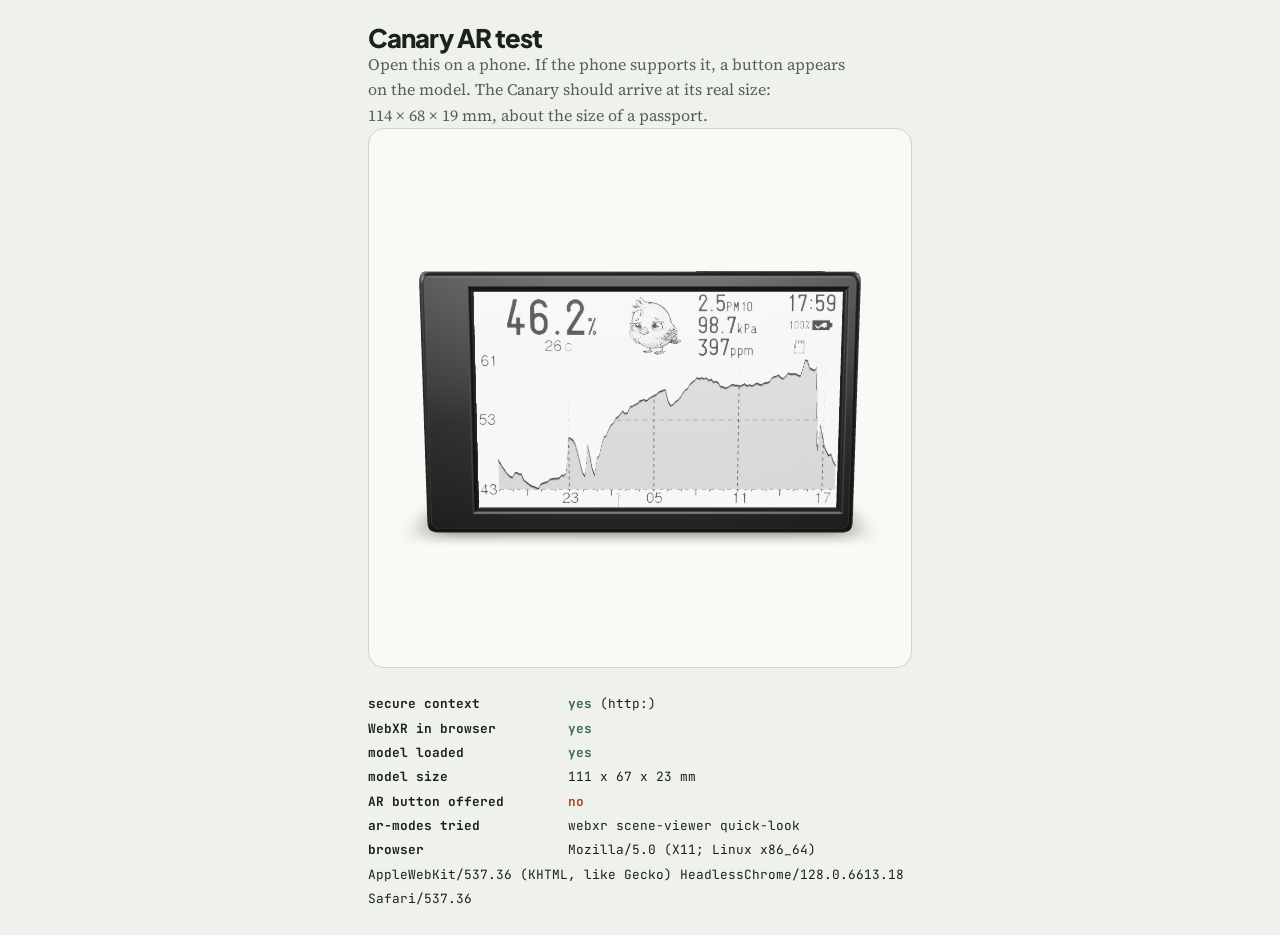
<file: ar-test.html>
<!doctype html>
<html lang="en">
<head>
<meta charset="utf-8">
<meta name="viewport" content="width=device-width, initial-scale=1">
<meta name="robots" content="noindex, nofollow">
<title>Canary AR test</title>
<link rel="stylesheet" href="assets/fonts/fonts.css">
<link rel="stylesheet" href="assets/site.css">
<style>
  body{ padding:var(--s-5) }
  .ar-wrap{ width:min(100%, 34rem); margin-inline:auto }
  model-viewer{ width:100%; height:60vh; background:var(--paper);
    border:1px solid var(--line); border-radius:var(--radius-lg) }
  .ar-report{ margin-top:var(--s-5); font-family:var(--font-mono); font-size:.8rem; line-height:1.9 }
  .ar-report b{ display:inline-block; min-width:12rem }
  .yes{ color:var(--sage); font-weight:700 }
  .no{ color:var(--ember-deep); font-weight:700 }
</style>
</head>
<body>
<div class="ar-wrap">
  <h1 style="font-size:1.6rem">Canary AR test</h1>
  <p class="lede" style="font-size:1rem">Open this on a phone. If the phone supports it, a button
    appears on the model. The Canary should arrive at its real size: 114&nbsp;&times;&nbsp;68&nbsp;&times;&nbsp;19&nbsp;mm,
    about the size of a passport.</p>

  <model-viewer id="mv"
    src="assets/model/canary.glb"
    alt="A Canary environmental monitor"
    camera-controls
    touch-action="pan-y"
    shadow-intensity="1"
    ar
    ar-modes="webxr scene-viewer quick-look"
    ar-scale="fixed"
    ar-placement="floor">
    <button slot="ar-button" class="btn" style="position:absolute;left:50%;bottom:16px;transform:translateX(-50%)">
      View Canary in your room
    </button>
  </model-viewer>

  <div class="ar-report" id="report">Loading the viewer...</div>
</div>

<!-- model-viewer ships as an ES module, so it needs type="module" -->
<script type="module" src="assets/vendor/model-viewer-4.3.1.min.js"></script>
<script>
(function(){
  var mv = document.getElementById("mv");
  var out = document.getElementById("report");
  var mark = function(v){ return v ? '<span class="yes">yes</span>' : '<span class="no">no</span>'; };

  function report(){
    var rows = [
      ["secure context", mark(window.isSecureContext) + " (" + location.protocol + ")"],
      ["WebXR in browser", mark(!!navigator.xr)],
      ["model loaded", mark(mv.loaded)],
      ["AR button offered", mark(mv.canActivateAR)],
      ["ar-modes tried", mv.getAttribute("ar-modes")],
      ["browser", navigator.userAgent]
    ];
    if(mv.loaded && mv.getDimensions){
      var d = mv.getDimensions();
      rows.splice(3, 0, ["model size", [d.x, d.y, d.z].map(function(v){ return Math.round(v * 1000); }).join(" x ") + " mm"]);
    }
    out.innerHTML = rows.map(function(r){ return "<b>" + r[0] + "</b> " + r[1]; }).join("<br>");
  }

  mv.addEventListener("load", report);
  mv.addEventListener("ar-status", function(e){
    report();
    out.innerHTML += "<br><b>ar-status</b> " + e.detail.status;
  });
  if(navigator.xr && navigator.xr.isSessionSupported){
    navigator.xr.isSessionSupported("immersive-ar").then(function(ok){
      out.innerHTML += "<br><b>immersive-ar session</b> " + (ok ? '<span class="yes">supported</span>' : '<span class="no">not supported</span>');
    }).catch(function(){});
  }
  setTimeout(report, 1200);
})();
</script>
</body>
</html>
</file>
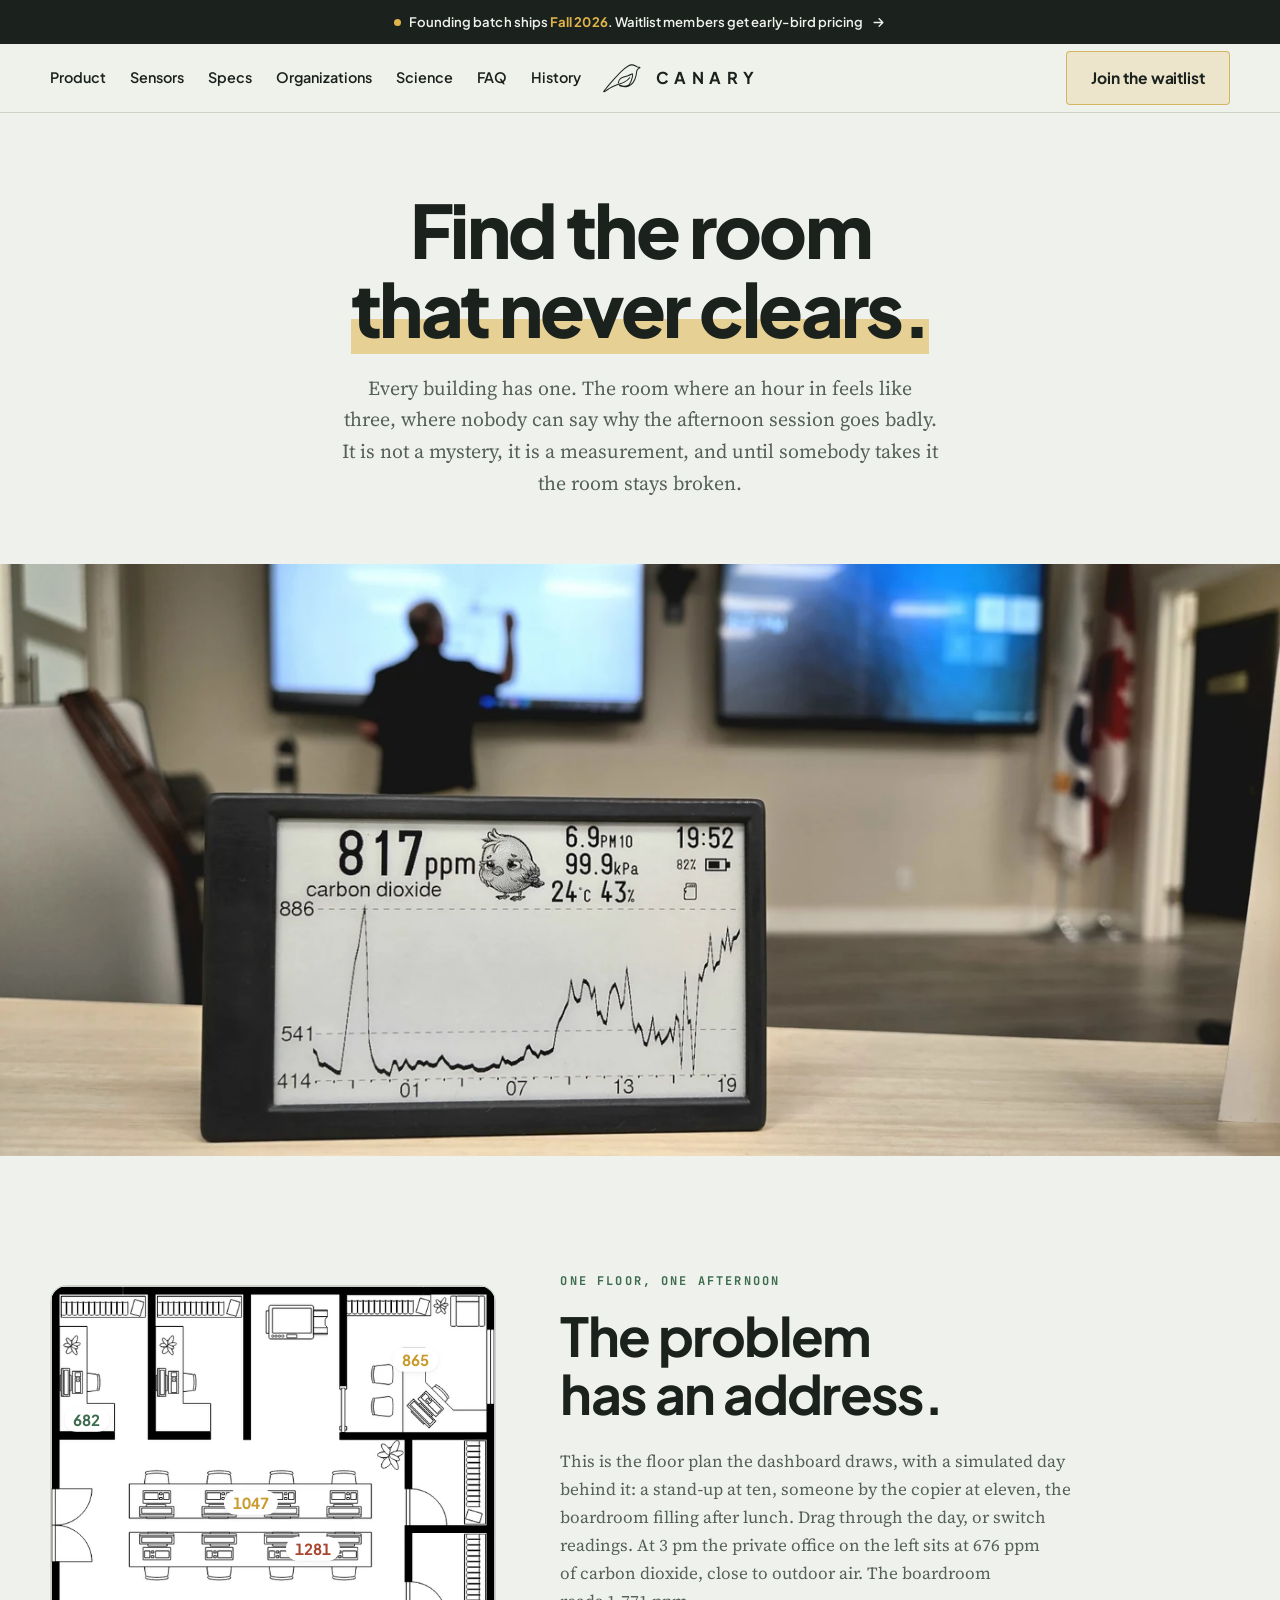
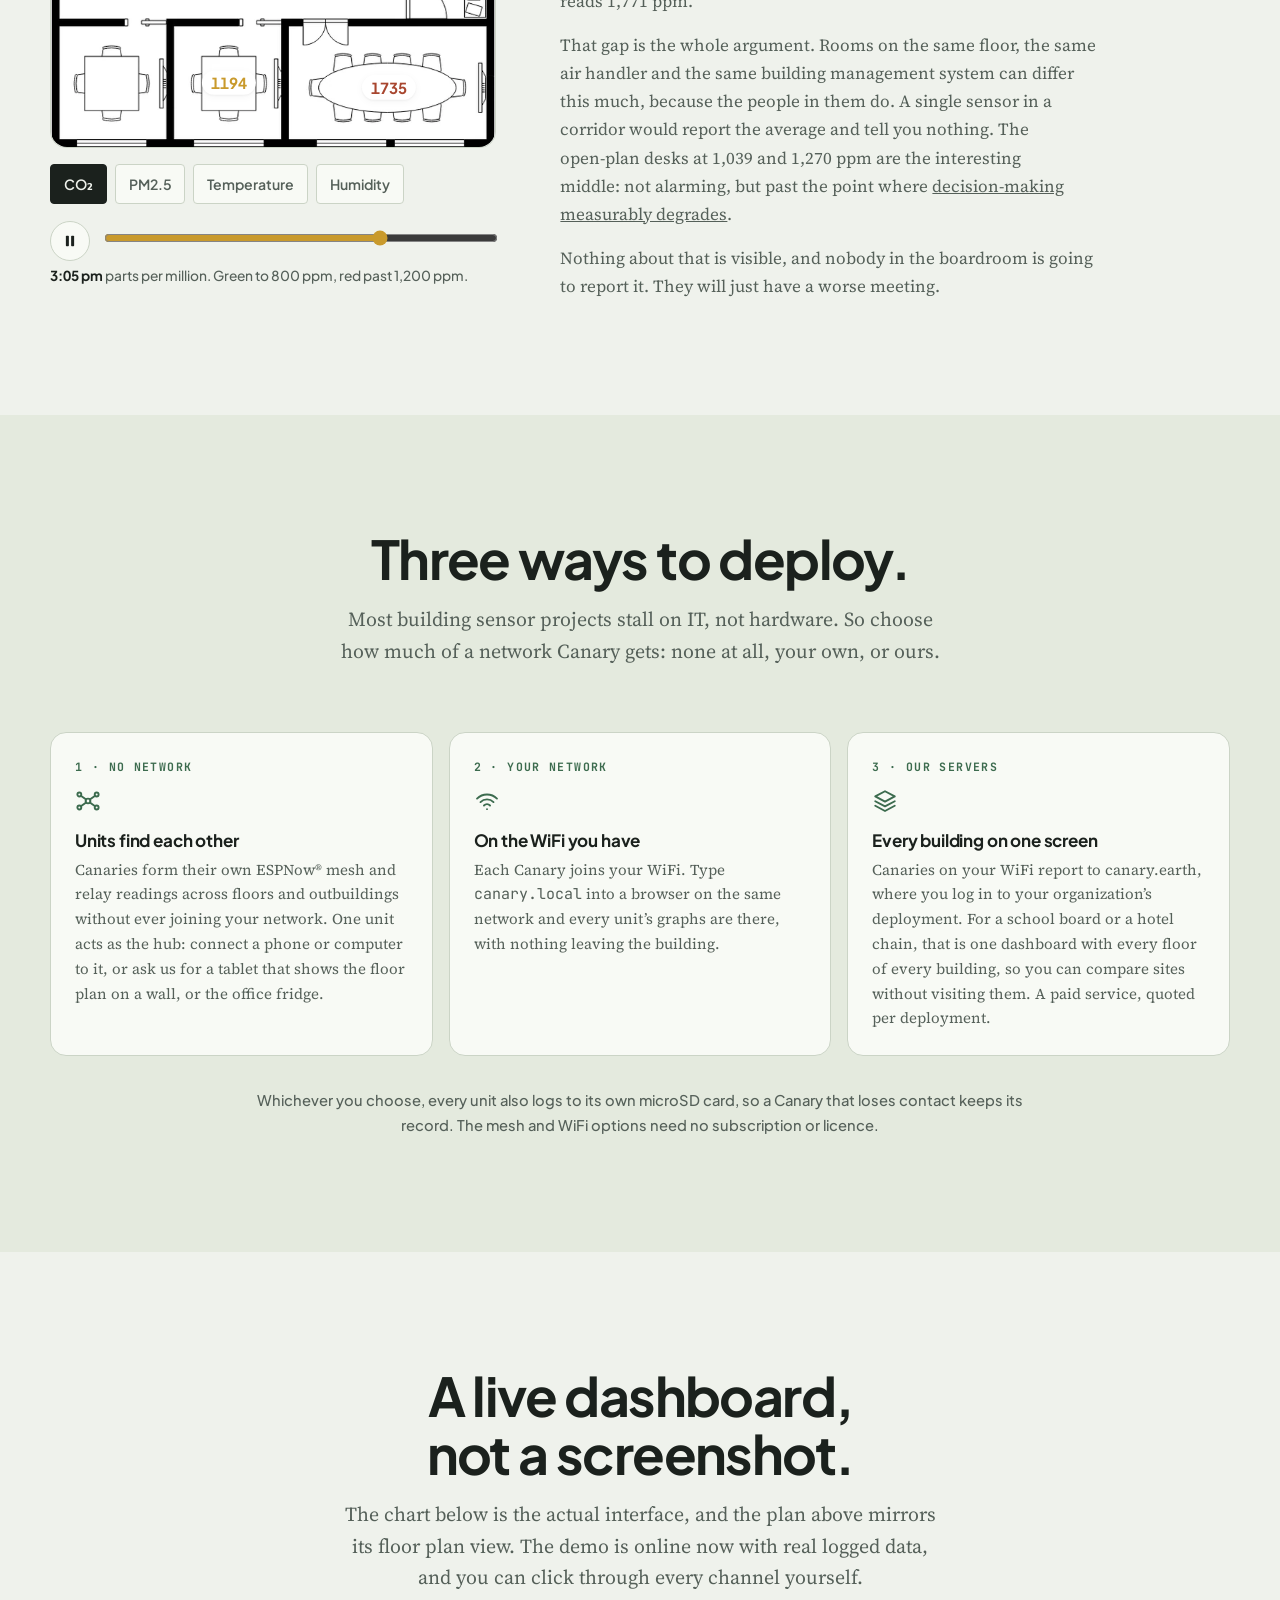
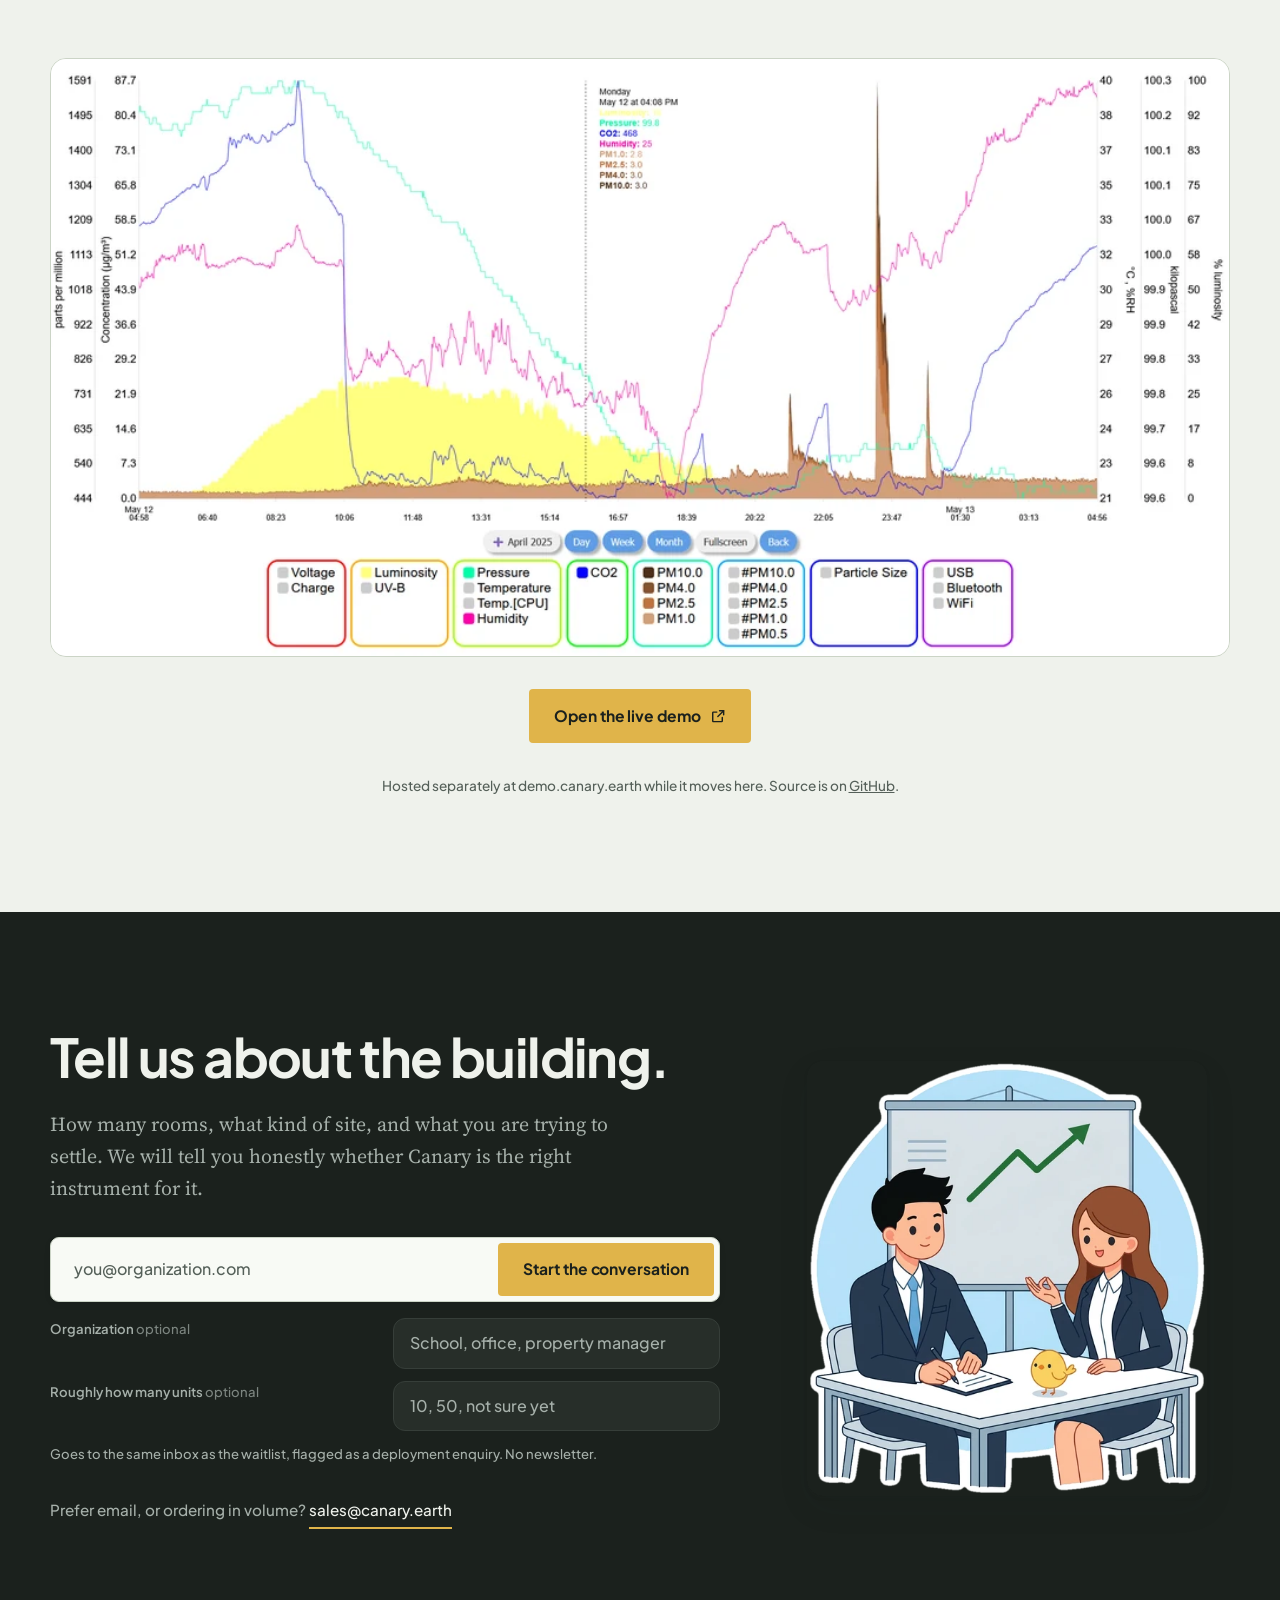
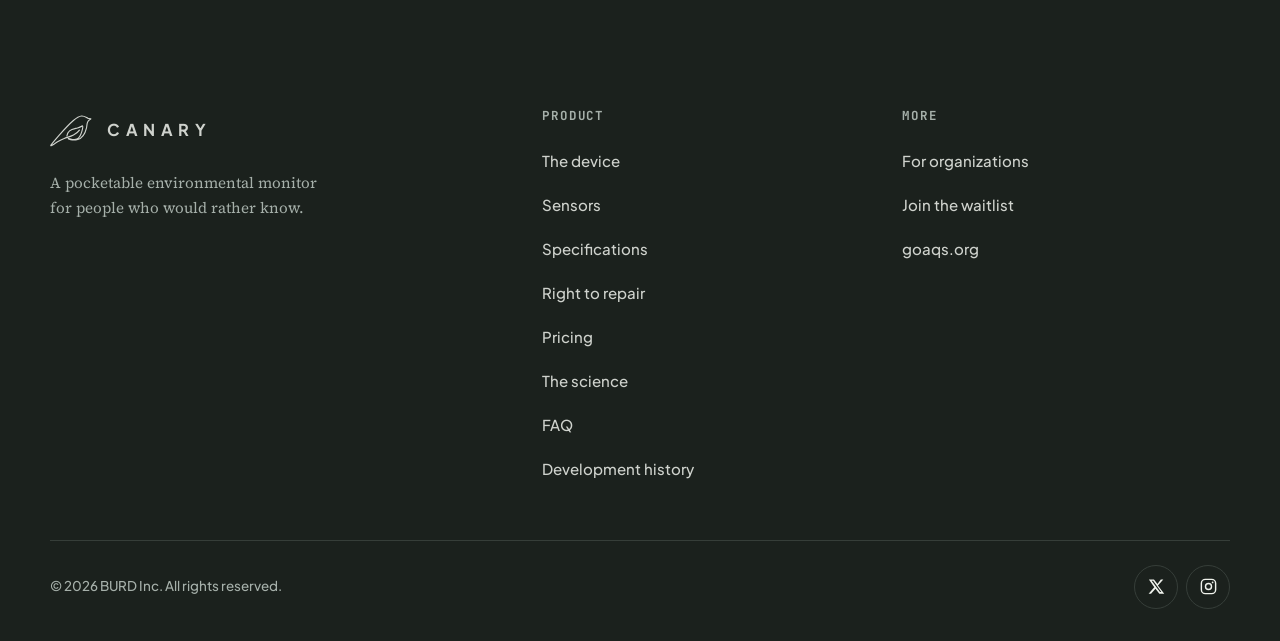
<file: business.html>
<!doctype html>
<html lang="en">
<head>
<meta charset="utf-8">
<meta name="viewport" content="width=device-width, initial-scale=1">
<title>Canary for organizations</title>
<meta name="description" content="Canary for offices, schools and facilities: air quality monitors that run on their own mesh, on your WiFi, or through canary.earth with every building on one dashboard. See the live demo, or talk to us about a deployment.">
<meta name="theme-color" content="#EFF2EC">
<meta property="og:title" content="Canary for organizations">
<meta property="og:description" content="Find the room that never clears. Air quality monitors for offices, schools and facilities, on their own mesh or your WiFi.">
<meta property="og:type" content="website">
<meta property="og:image" content="assets/img/biz-room-1400.png">
<meta name="twitter:card" content="summary_large_image">

<link rel="preload" href="assets/fonts/plus-jakarta-sans-normal-latin.woff2" as="font" type="font/woff2" crossorigin>
<link rel="stylesheet" href="assets/fonts/fonts.css">
<link rel="stylesheet" href="assets/site.css">
<script>document.documentElement.className += " js";</script>
<script src="assets/site.js" defer></script>
</head>

<body>
<a class="skip" href="#main">Skip to main content</a>

<div class="announce">
  <a href="index.html?from=business-bar#waitlist">
    <span class="announce-dot" aria-hidden="true"></span>
    <span>Founding batch ships <em>Fall 2026</em>. Waitlist members get early-bird pricing</span>
    <svg class="announce-arrow" width="15" height="15" viewBox="0 0 24 24" fill="none" stroke="currentColor" stroke-width="2.2" stroke-linecap="round" stroke-linejoin="round" aria-hidden="true"><path d="M5 12h14M13 6l6 6-6 6"/></svg>
  </a>
</div>
<header class="header">
  <div class="wrap header-in">
    <nav class="nav-left" aria-label="Primary">
      <a class="nav-link" href="index.html#product">Product</a>
      <a class="nav-link" href="index.html#sensors">Sensors</a>
      <a class="nav-link" href="index.html#specs">Specs</a>
      <a class="nav-link" href="business.html" aria-current="page">Organizations</a>
      <a class="nav-link" href="science.html">Science</a>
      <a class="nav-link" href="index.html#faq">FAQ</a>
      <a class="nav-link" href="history.html">History</a>
    </nav>

    <button class="icon-btn menu-btn" id="menuOpen" aria-expanded="false" aria-controls="mobileMenu">
      <span class="visually-hidden">Open menu</span>
      <svg width="24" height="24" viewBox="0 0 24 24" fill="none" stroke="currentColor" stroke-width="1.9" stroke-linecap="round" aria-hidden="true"><path d="M3 6h18M3 12h18M3 18h18"/></svg>
    </button>

    <a class="brand" href="index.html#top" aria-label="Canary, home">
      <svg viewBox="135 23 125 93" xmlns="http://www.w3.org/2000/svg" aria-hidden="true" style="overflow:visible">
        <path fill="none" stroke="var(--ink)" stroke-width="3.4" stroke-linecap="round" stroke-linejoin="round" d="m 185.28631,85.449901 c 0.53981,-4.739076 3.10759,-11.309465 7.85844,-15.242635 6.52824,-5.40464 15.77441,-6.387205 23.66324,-8.386515 5.00851,-1.26934 12.50459,-5.354226 14.99126,-6.562898 1.8823,1.420138 -2.72461,33.867042 -16.73187,39.590572 -6.01541,2.457965 -13.43565,1.040776 -19.38442,-0.435638 -1.12747,-0.279824 -6.55337,-2.503756 -6.47924,-0.710766 0.0398,0.962277 6.06003,2.400837 7.25956,2.685477 7.38681,1.642832 14.03814,1.572882 21.40304,-0.521801 15.0143,-4.27029 22.21028,-19.516716 25.59988,-33.672266 1.14869,-4.79712 1.27228,-10.151599 2.47816,-14.915109 0.73637,-2.90881 1.71572,-5.395932 3.85031,-7.529462 1.23336,-1.23275 2.79988,-2.538041 4.34476,-3.267113 3.14908,-1.486146 3.28012,-1.906641 0.51541,-2.474151 -3.83753,-0.787727 -4.79503,-0.498528 -7.12064,-1.667071 -6.36902,-3.2002 -11.1764,-6.954139 -18.65481,-6.422649 -9.06366,0.64416 -17.6416,7.649078 -24.25034,13.322308 -15.34967,13.17684 -28.83442,28.439963 -42.13003,43.637753 -6.74483,7.70981 -13.19973,15.280623 -19.60725,23.273943 -1.54631,1.929 -2.87688,3.55362 -4.58545,5.58254 -0.643,0.76355 -1.56438,2.43374 -0.64515,2.9956 1.24622,0.76173 14.54767,-8.94105 19.82505,-12.16023 6.22971,-3.86317 13.04786,-7.2563 19.94447,-9.76933 9.32262,-3.39703 18.68446,-5.380027 27.50726,-10.052607 6.56233,-3.47543 13.23832,-8.245034 17.65457,-14.495866"/>
      </svg>
      <span class="brand-word">Canary</span>
    </a>

    <div class="nav-right">
      <a class="btn nav-cta" href="index.html?from=business-header#waitlist"><span>Join<span class="nav-cta-more"> the waitlist</span></span></a>
    </div>
  </div>
</header>

<div class="menu" id="mobileMenu" data-open="false" role="dialog" aria-modal="true" aria-label="Site menu">
  <div class="menu-head">
    <span class="brand-word">Canary</span>
    <button class="icon-btn" id="menuClose">
      <span class="visually-hidden">Close menu</span>
      <svg width="24" height="24" viewBox="0 0 24 24" fill="none" stroke="currentColor" stroke-width="1.9" stroke-linecap="round" aria-hidden="true"><path d="M6 6l12 12M18 6L6 18"/></svg>
    </button>
  </div>
  <a href="index.html#product">Product</a>
  <a href="index.html#sensors">Sensors</a>
  <a href="index.html#specs">Specs</a>
  <a href="index.html#repair">Repair</a>
  <a href="business.html" aria-current="page">Organizations</a>
  <a href="science.html">Science</a>
  <a href="index.html#faq">FAQ</a>
  <a href="history.html">History</a>
  <a class="btn" href="index.html?from=business-menu#waitlist">Join the waitlist</a>
</div>

<main id="main">

<section class="hero wrap" id="top" style="padding-bottom:0">
  <h1>Find the room<br><span class="stroke-gold">that never clears.</span></h1>
  <p class="lede">Every building has one. The room where an hour in feels like three, where nobody
    can say why the afternoon session goes badly. It is not a mystery, it is a measurement, and
    until somebody takes it the room stays broken.</p>

  <div class="hero-media">
    <picture>
      <source type="image/webp" sizes="100vw" srcset="assets/img/biz-room-900.webp 900w, assets/img/biz-room-1400.webp 1400w, assets/img/biz-room-2000.webp 2000w">
      <img src="assets/img/biz-room-1400.png" width="4000" height="1848" fetchpriority="high"
           decoding="async" sizes="100vw" srcset="assets/img/biz-room-900.png 900w, assets/img/biz-room-1400.png 1400w, assets/img/biz-room-2000.png 2000w" alt="A Canary on a boardroom table reading 817 ppm carbon dioxide, its 24-hour curve flat overnight and climbing steadily through the afternoon, with a presentation running on screens behind it.">
    </picture>
  </div>
</section>

<!-- ========================= THE FLOOR PLAN ======================= -->
<section class="section" id="floorplan" aria-labelledby="floorplan-h">
  <div class="wrap">
    <div class="sci-split">
      <div class="sci-fig-wrap sci-fig-wrap--wide">
        <!-- The floor plan view, rebuilt for this page from the dashboard's own
             (demo.canary.earth/floorplan.html): same six Canaries in the same
             places, with a simulated day behind them. site.js fills in the
             readings and reveals the controls; without it the plan stays a
             plain drawing, which the paragraph beside it still describes. -->
        <div class="plan" data-plan>
          <div class="plan-stage biz-chart">
            <picture>
              <source type="image/webp" sizes="(min-width:900px) 40vw, 88vw" srcset="assets/img/biz-plan-420.webp 420w, assets/img/biz-plan-620.webp 620w, assets/img/biz-plan-633.webp 633w">
              <img class="plan-img" src="assets/img/biz-plan-620.png" width="633" height="657" loading="lazy"
                   decoding="async" sizes="(min-width:900px) 40vw, 88vw" srcset="assets/img/biz-plan-420.png 420w, assets/img/biz-plan-620.png 620w, assets/img/biz-plan-633.png 633w" alt="A floor plan of an office: two private offices and a corner office along the top, two rows of open-plan desks in the middle, and two small meeting rooms and a boardroom along the bottom.">
            </picture>
          </div>
          <div class="plan-controls" hidden>
            <div class="plan-chips" role="group" aria-label="Reading to show">
              <button class="plan-chip" type="button" data-channel="co2" aria-pressed="true">CO&#8322;</button>
              <button class="plan-chip" type="button" data-channel="pm25" aria-pressed="false">PM2.5</button>
              <button class="plan-chip" type="button" data-channel="temp" aria-pressed="false">Temperature</button>
              <button class="plan-chip" type="button" data-channel="rh" aria-pressed="false">Humidity</button>
            </div>
            <div class="plan-time">
              <button class="plan-play" type="button" data-plan-play aria-label="Pause the day">
                <svg viewBox="0 0 24 24" width="18" height="18" fill="currentColor" aria-hidden="true" data-icon-pause><rect x="6.5" y="5" width="4" height="14" rx="1"/><rect x="13.5" y="5" width="4" height="14" rx="1"/></svg>
                <svg viewBox="0 0 24 24" width="18" height="18" fill="currentColor" aria-hidden="true" data-icon-play hidden><path d="M8 5.2v13.6a1 1 0 0 0 1.5.9l11-6.8a1 1 0 0 0 0-1.7l-11-6.8A1 1 0 0 0 8 5.2z"/></svg>
              </button>
              <label class="plan-slider">
                <span class="visually-hidden">Time of day</span>
                <!-- step="any": the day advances by fractions of a step every
                     tick, and a stepped slider would stutter between them. -->
                <input type="range" min="8" max="18" step="any" value="15" data-plan-time>
              </label>
            </div>
            <p class="plan-readout"><b data-plan-clock>3:00 pm</b> <span data-plan-unit>parts per million</span></p>
          </div>
        </div>
      </div>
      <div class="sci-body">
        <p class="eyebrow">One floor, one afternoon</p>
        <h2 id="floorplan-h">The problem has an address.</h2>
        <p>This is the floor plan the dashboard draws, with a simulated day behind it: a
          stand&#8209;up at ten, someone by the copier at eleven, the boardroom filling after
          lunch. Drag through the day, or switch readings. At 3&nbsp;pm the private office on the
          left sits at 676&nbsp;ppm of carbon dioxide, close to outdoor air. The boardroom reads
          1,771&nbsp;ppm.</p>
        <p>That gap is the whole argument. Rooms on the same floor, the same air handler and the
          same building management system can differ this much, because the people in them do.
          A single sensor in a corridor would report the average and tell you nothing. The open-plan desks at 1,039 and 1,270&nbsp;ppm are the interesting middle: not
          alarming, but past the point where
          <a href="science.html#co2">decision-making measurably degrades</a>.</p>
        <p>Nothing about that is visible, and nobody in the boardroom is going to report it. They
          will just have a worse meeting.</p>
      </div>
    </div>
  </div>
</section>

<!-- =========================== DEPLOYING ========================== -->
<section class="section band" id="deploy" aria-labelledby="deploy-h">
  <div class="wrap">
    <div class="section-head">
      <h2 id="deploy-h">Three ways to deploy.</h2>
      <p class="lede">Most building sensor projects stall on IT, not hardware. So choose how much
        of a network Canary gets: none at all, your own, or ours.</p>
    </div>
    <div class="deploy-grid">
      <div>
        <p class="deploy-tag">1 &middot; No network</p>
        <svg class="ico" viewBox="0 0 24 24" fill="none" stroke="currentColor" stroke-width="1.75" stroke-linecap="round" stroke-linejoin="round" aria-hidden="true"><circle cx="12" cy="12" r="2.2"/><circle cx="4" cy="6" r="1.8"/><circle cx="20" cy="6" r="1.8"/><circle cx="4" cy="18" r="1.8"/><circle cx="20" cy="18" r="1.8"/><path d="M5.4 7.1L10.3 10.7M18.6 7.1L13.7 10.7M5.4 16.9L10.3 13.3M18.6 16.9L13.7 13.3"/></svg>
        <b>Units find each other</b>
        <p>Canaries form their own ESPNow&reg; mesh and relay readings across floors and
          outbuildings without ever joining your network. One unit acts as the hub: connect a
          phone or computer to it, or ask us for a tablet that shows the floor plan on a wall,
          or the office fridge.</p>
      </div>
      <div>
        <p class="deploy-tag">2 &middot; Your network</p>
        <svg class="ico" viewBox="0 0 24 24" fill="none" stroke="currentColor" stroke-width="1.75" stroke-linecap="round" stroke-linejoin="round" aria-hidden="true"><path d="M2.8 9.8a13 13 0 0 1 18.4 0"/><path d="M6 13a8.5 8.5 0 0 1 12 0"/><path d="M9.2 16.2a4 4 0 0 1 5.6 0"/><path d="M12 19.5h.01"/></svg>
        <b>On the WiFi you have</b>
        <p>Each Canary joins your WiFi. Type <span class="mono">canary.local</span> into a browser
          on the same network and every unit&rsquo;s graphs are there, with nothing leaving the
          building.</p>
      </div>
      <div>
        <p class="deploy-tag">3 &middot; Our servers</p>
        <svg class="ico" viewBox="0 0 24 24" fill="none" stroke="currentColor" stroke-width="1.75" stroke-linecap="round" stroke-linejoin="round" aria-hidden="true"><path d="M12 3l9 4.8-9 4.8-9-4.8z"/><path d="M3 12.2l9 4.8 9-4.8"/><path d="M3 16.4l9 4.8 9-4.8"/></svg>
        <b>Every building on one screen</b>
        <p>Canaries on your WiFi report to canary.earth, where you log in to your
          organization&rsquo;s deployment. For a school board or a hotel chain, that is one
          dashboard with every floor of every building, so you can compare sites without
          visiting them. A paid service, quoted per deployment.</p>
      </div>
    </div>
    <p class="deploy-note">Whichever you choose, every unit also logs to its own microSD card, so a
      Canary that loses contact keeps its record. The mesh and WiFi options need no subscription
      or licence.</p>
  </div>
</section>

<!-- ============================= DEMO ============================= -->
<section class="section" id="demo" aria-labelledby="demo-h">
  <div class="wrap">
    <div class="section-head">
      <h2 id="demo-h">A live dashboard, not a screenshot.</h2>
      <p class="lede">The chart below is the actual interface, and the plan above mirrors its
        floor plan view. The demo is online now with real logged data, and you can click through
        every channel yourself.</p>
    </div>
          <picture>
            <source type="image/webp" sizes="(min-width:900px) 76vw, 92vw" srcset="assets/img/biz-chart-640.webp 640w, assets/img/biz-chart-1000.webp 1000w, assets/img/biz-chart-1600.webp 1600w">
            <img class="sci-fig biz-chart" src="assets/img/biz-chart-1000.png" loading="lazy"
                 decoding="async" sizes="(min-width:900px) 76vw, 92vw" srcset="assets/img/biz-chart-640.png 640w, assets/img/biz-chart-1000.png 1000w, assets/img/biz-chart-1600.png 1600w" alt="A self-hosted dashboard plotting a full day of luminosity, pressure, carbon dioxide, humidity and four particulate sizes together, with toggles for every channel.">
          </picture>
    <p style="text-align:center; margin-top:var(--s-6)">
      <a class="btn" href="https://demo.canary.earth" target="_blank" rel="noopener">
        Open the live demo
        <svg class="ico" viewBox="0 0 24 24" fill="none" stroke="currentColor" stroke-width="2.1" stroke-linecap="round" stroke-linejoin="round" aria-hidden="true"><path d="M14 4h6v6"/><path d="M20 4l-8.5 8.5"/><path d="M18 14v5a1 1 0 0 1-1 1H5a1 1 0 0 1-1-1V7a1 1 0 0 1 1-1h5"/></svg>
      </a>
    </p>
    <p class="spec-note">Hosted separately at demo.canary.earth while it moves here. Source is on
      <a href="https://github.com/CanaryEarth/demo" target="_blank" rel="noopener">GitHub</a>.</p>
  </div>
</section>

<!-- ============================ CONTACT =========================== -->
<section class="section dark" id="contact" aria-labelledby="contact-h">
  <div class="wrap">
    <div class="sci-split sci-split--flip">
      <div class="sci-fig-wrap">
          <picture>
            <source type="image/webp" sizes="(min-width:900px) 34vw, 78vw" srcset="assets/img/biz-meeting-380.webp 380w, assets/img/biz-meeting-560.webp 560w, assets/img/biz-meeting-800.webp 800w">
            <img class="sci-fig sci-fig--art" src="assets/img/biz-meeting-560.png" loading="lazy"
                 decoding="async" sizes="(min-width:900px) 34vw, 78vw" srcset="assets/img/biz-meeting-380.png 380w, assets/img/biz-meeting-560.png 560w, assets/img/biz-meeting-800.png 800w" alt="An illustration of two people in a meeting with a Canary on the table and a rising chart on the board behind them.">
          </picture>
      </div>
      <div class="sci-body">
        <h2 id="contact-h">Tell us about the building.</h2>
        <p class="lede lede--dark">How many rooms, what kind of site, and what you are trying to
          settle. We will tell you honestly whether Canary is the right instrument for it.</p>

        <form class="hero-form" action="https://canary-forms.canary-forms.workers.dev/" method="POST" data-waitlist novalidate
              style="max-width:none; margin-top:var(--s-6)">
          <label class="visually-hidden" for="email-biz">Work email address</label>
          <div class="field-row">
            <input id="email-biz" type="email" name="email" required autocomplete="email" autocapitalize="off" autocorrect="off" spellcheck="false"
                   inputmode="email" placeholder="you@organization.com" aria-describedby="note-biz">
            <button class="btn" type="submit"><span data-label>Start the conversation</span></button>
          </div>
          <div class="biz-extra">
            <label for="org-biz">Organization <span>optional</span></label>
            <input id="org-biz" type="text" name="organization" autocomplete="organization"
                   placeholder="School, office, property manager">
            <label for="units-biz">Roughly how many units <span>optional</span></label>
            <input id="units-biz" type="text" name="units" inputmode="numeric"
                   placeholder="10, 50, not sure yet">
          </div>
          <input class="hp" type="text" name="_gotcha" tabindex="-1" autocomplete="off" aria-hidden="true">
          <input type="hidden" name="form" value="business">
          <input type="hidden" name="source" value="business">
          <p class="form-note" id="note-biz">Goes to the same inbox as the waitlist, flagged as a
            deployment enquiry. No newsletter.</p>
          <p class="form-status" role="status" aria-live="polite"></p>
        </form>

        <p class="biz-mail">
          Prefer email, or ordering in volume?
          <span data-mail="htrae.yranac:selas">sales at canary dot earth</span>
        </p>
      </div>
    </div>
  </div>
</section>

</main>

<footer class="footer">
  <div class="wrap">
    <div class="footer-top">
      <div>
        <a class="brand" href="index.html#top" style="justify-self:start; margin-left:-.35rem" aria-label="Canary, back to top">
          <svg viewBox="135 23 125 93" xmlns="http://www.w3.org/2000/svg" aria-hidden="true" style="overflow:visible; width:42px">
            <path fill="none" stroke="var(--cream)" stroke-width="3.4" stroke-linecap="round" stroke-linejoin="round" d="m 185.28631,85.449901 c 0.53981,-4.739076 3.10759,-11.309465 7.85844,-15.242635 6.52824,-5.40464 15.77441,-6.387205 23.66324,-8.386515 5.00851,-1.26934 12.50459,-5.354226 14.99126,-6.562898 1.8823,1.420138 -2.72461,33.867042 -16.73187,39.590572 -6.01541,2.457965 -13.43565,1.040776 -19.38442,-0.435638 -1.12747,-0.279824 -6.55337,-2.503756 -6.47924,-0.710766 0.0398,0.962277 6.06003,2.400837 7.25956,2.685477 7.38681,1.642832 14.03814,1.572882 21.40304,-0.521801 15.0143,-4.27029 22.21028,-19.516716 25.59988,-33.672266 1.14869,-4.79712 1.27228,-10.151599 2.47816,-14.915109 0.73637,-2.90881 1.71572,-5.395932 3.85031,-7.529462 1.23336,-1.23275 2.79988,-2.538041 4.34476,-3.267113 3.14908,-1.486146 3.28012,-1.906641 0.51541,-2.474151 -3.83753,-0.787727 -4.79503,-0.498528 -7.12064,-1.667071 -6.36902,-3.2002 -11.1764,-6.954139 -18.65481,-6.422649 -9.06366,0.64416 -17.6416,7.649078 -24.25034,13.322308 -15.34967,13.17684 -28.83442,28.439963 -42.13003,43.637753 -6.74483,7.70981 -13.19973,15.280623 -19.60725,23.273943 -1.54631,1.929 -2.87688,3.55362 -4.58545,5.58254 -0.643,0.76355 -1.56438,2.43374 -0.64515,2.9956 1.24622,0.76173 14.54767,-8.94105 19.82505,-12.16023 6.22971,-3.86317 13.04786,-7.2563 19.94447,-9.76933 9.32262,-3.39703 18.68446,-5.380027 27.50726,-10.052607 6.56233,-3.47543 13.23832,-8.245034 17.65457,-14.495866"/>
          </svg>
          <span class="brand-word">Canary</span>
        </a>
        <p style="color:var(--muted-dark); font-size:.95rem; margin-top:var(--s-4); max-width:34ch">
          A pocketable environmental monitor for people who would rather know.
        </p>
      </div>

      <div>
        <h3>Product</h3>
        <ul>
          <li><a href="index.html#product">The device</a></li>
          <li><a href="index.html#sensors">Sensors</a></li>
          <li><a href="index.html#specs">Specifications</a></li>
          <li><a href="index.html#repair">Right to repair</a></li>
          <li><a href="index.html#pricing">Pricing</a></li>
          <li><a href="science.html">The science</a></li>
          <li><a href="index.html#faq">FAQ</a></li>
          <li><a href="history.html">Development history</a></li>
        </ul>
      </div>

      <div>
        <h3>More</h3>
        <ul>
          <li><a href="index.html#organizations">For organizations</a></li>
          <li><a href="index.html?from=business-footer#waitlist">Join the waitlist</a></li>
          <li><a href="https://goaqs.org" rel="noopener">goaqs.org</a></li>
        </ul>
      </div>
    </div>

    <div class="footer-bottom">
      <span>&copy; <span id="year">2026</span> BURD Inc. All rights reserved.</span>
      <div class="social">
        <a href="https://x.com/canary_earth" rel="noopener" aria-label="Canary on X">
          <svg viewBox="0 0 24 24" fill="currentColor" aria-hidden="true"><path d="M17.5 3h3.1l-6.8 7.7L21.8 21h-6.2l-4.9-6.3L5.1 21H2l7.2-8.2L2.4 3h6.4l4.4 5.8L17.5 3zm-1.1 16.1h1.7L7.7 4.8H5.9l10.5 14.3z"/></svg>
        </a>
        <a href="https://www.instagram.com/canary.earth/" rel="noopener" aria-label="Canary on Instagram">
          <svg viewBox="0 0 24 24" fill="none" stroke="currentColor" stroke-width="1.8" aria-hidden="true"><rect x="3" y="3" width="18" height="18" rx="5"/><circle cx="12" cy="12" r="3.8"/><circle cx="17.2" cy="6.8" r="1.1" fill="currentColor" stroke="none"/></svg>
        </a>
      </div>
    </div>
  </div>
</footer>
</body>
</html>
</file>
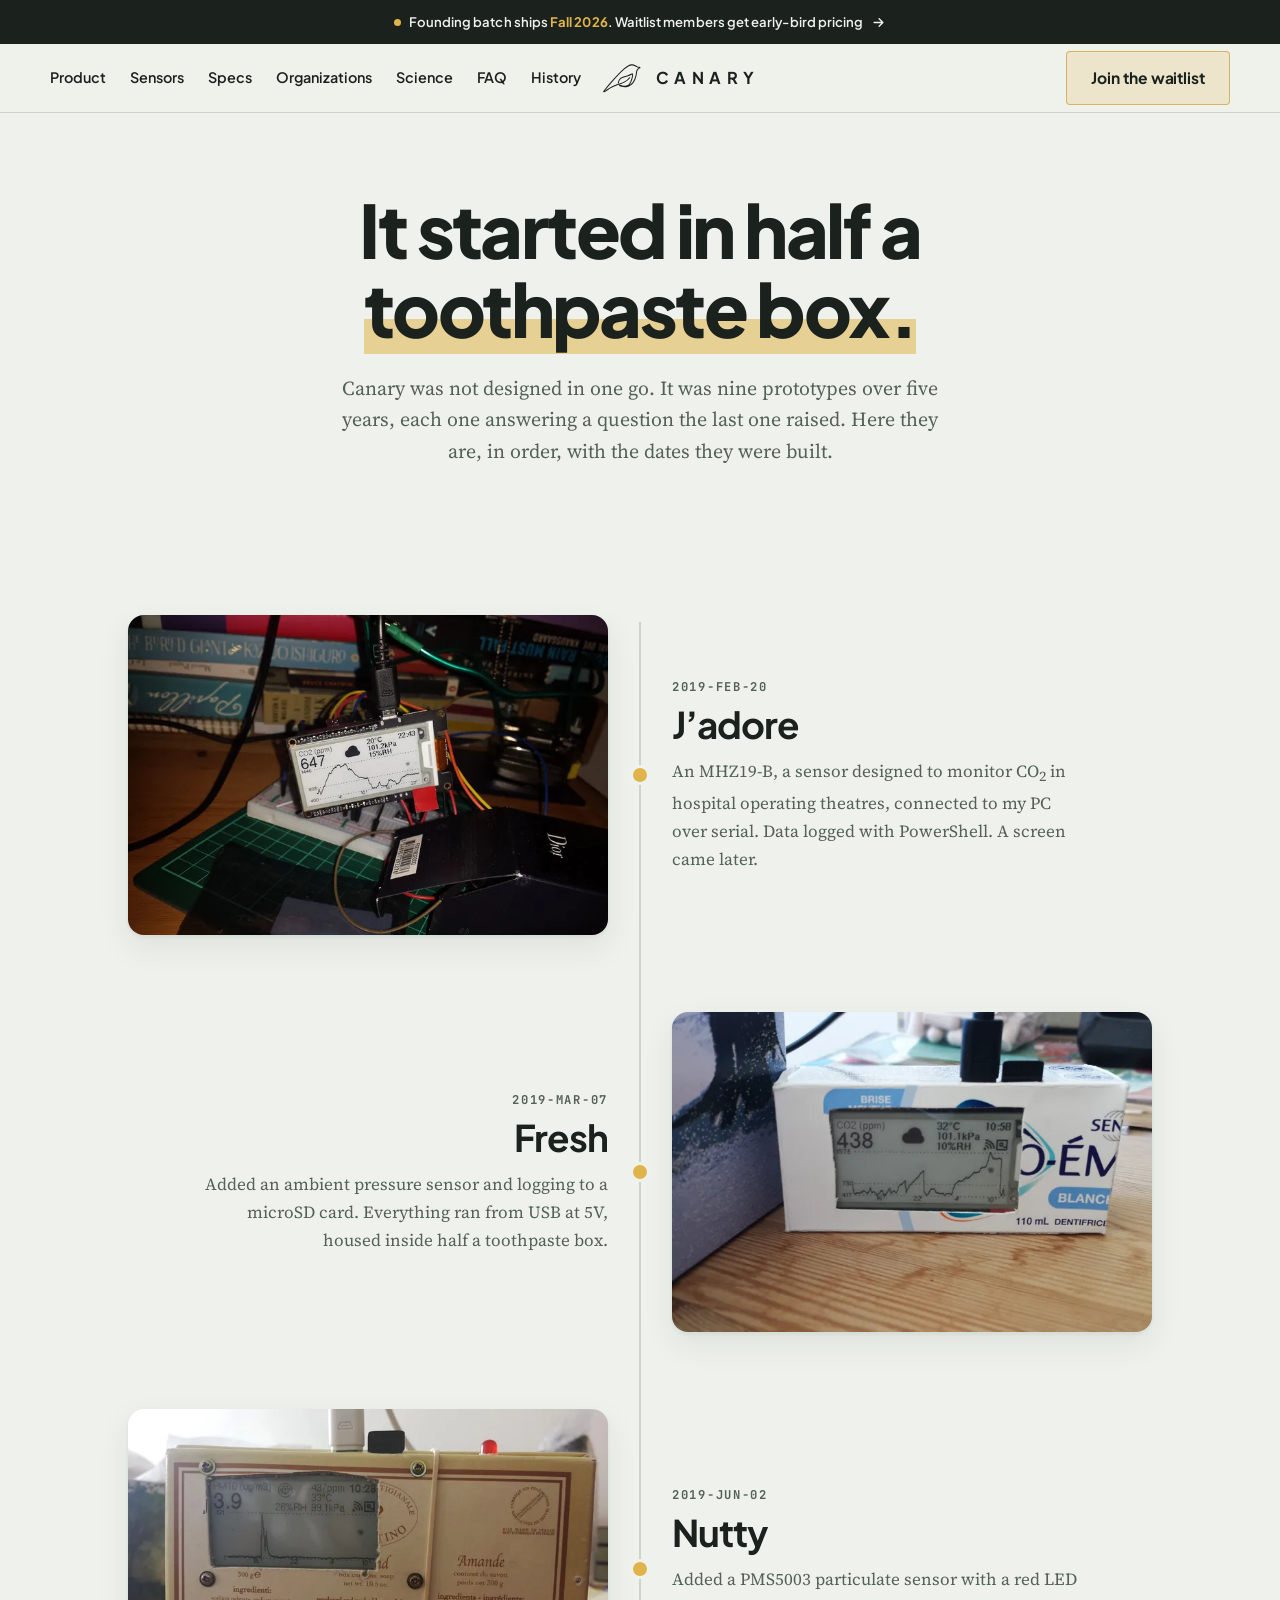
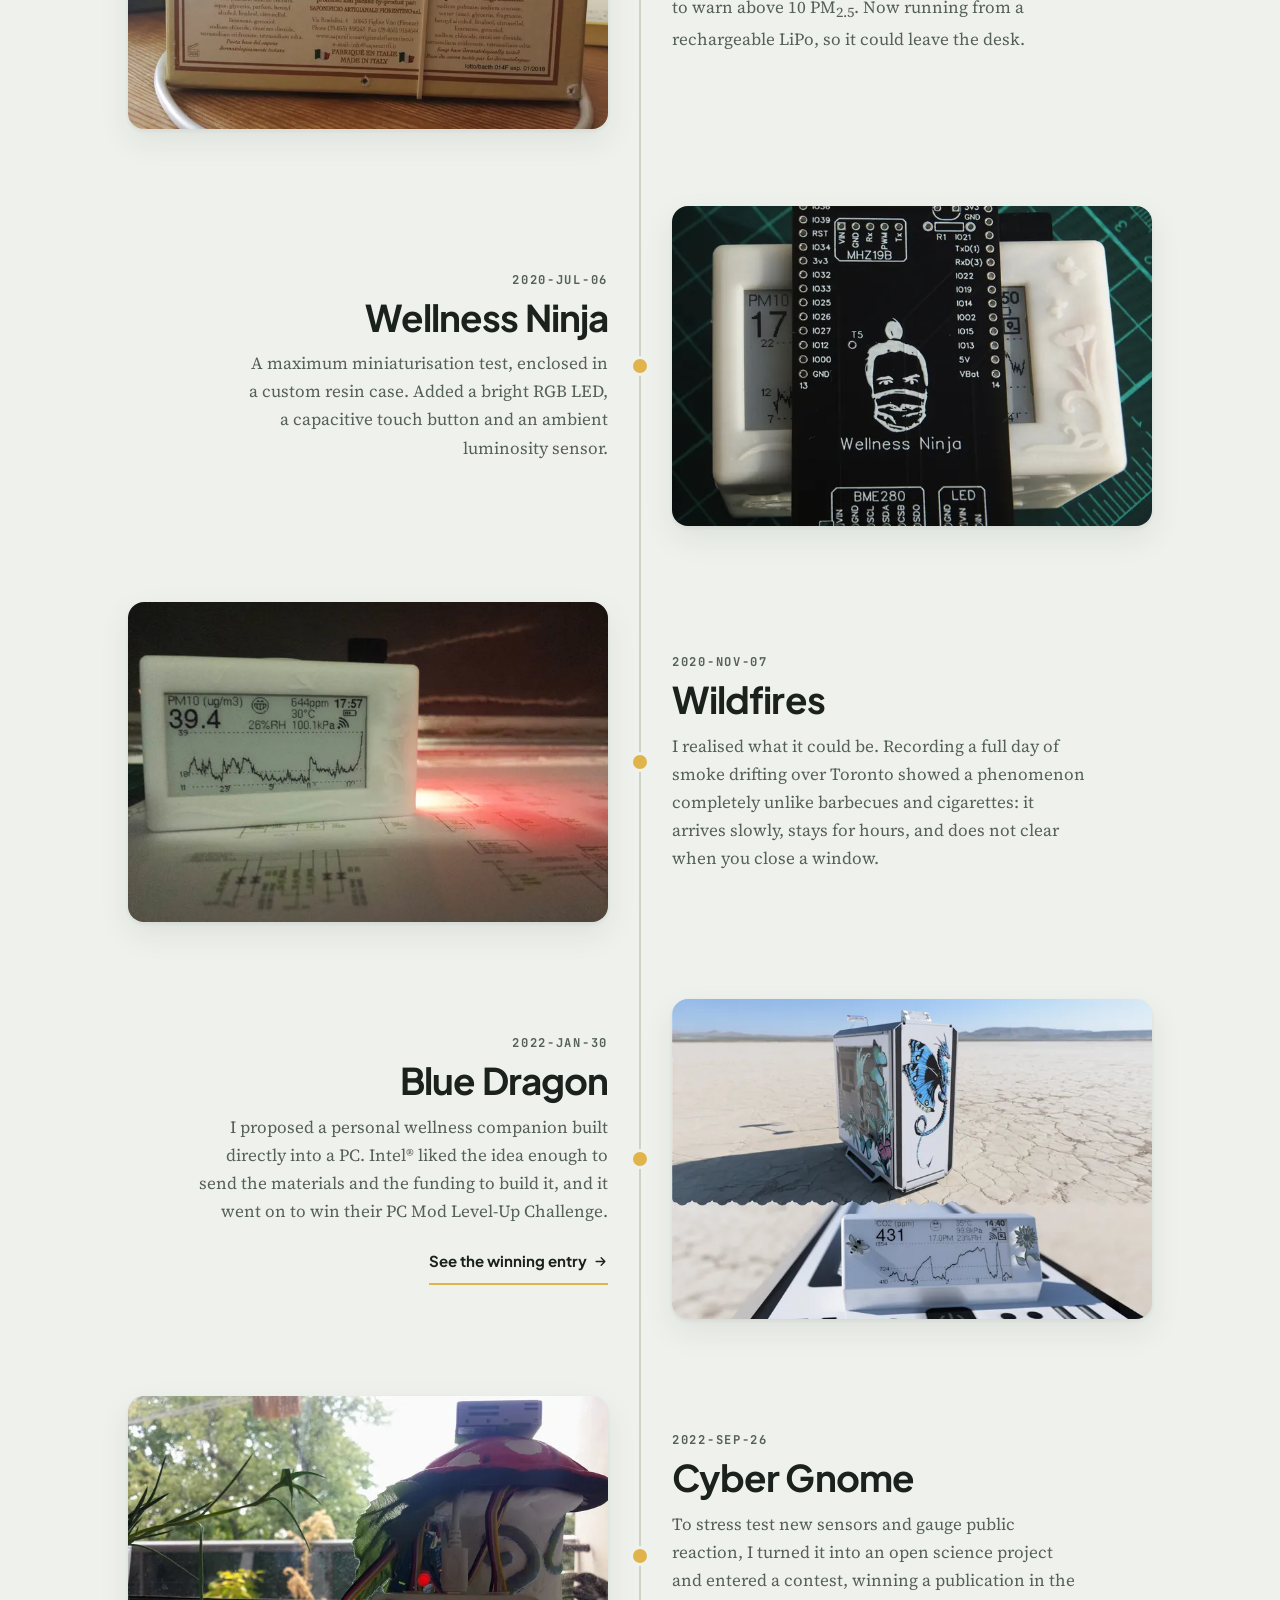
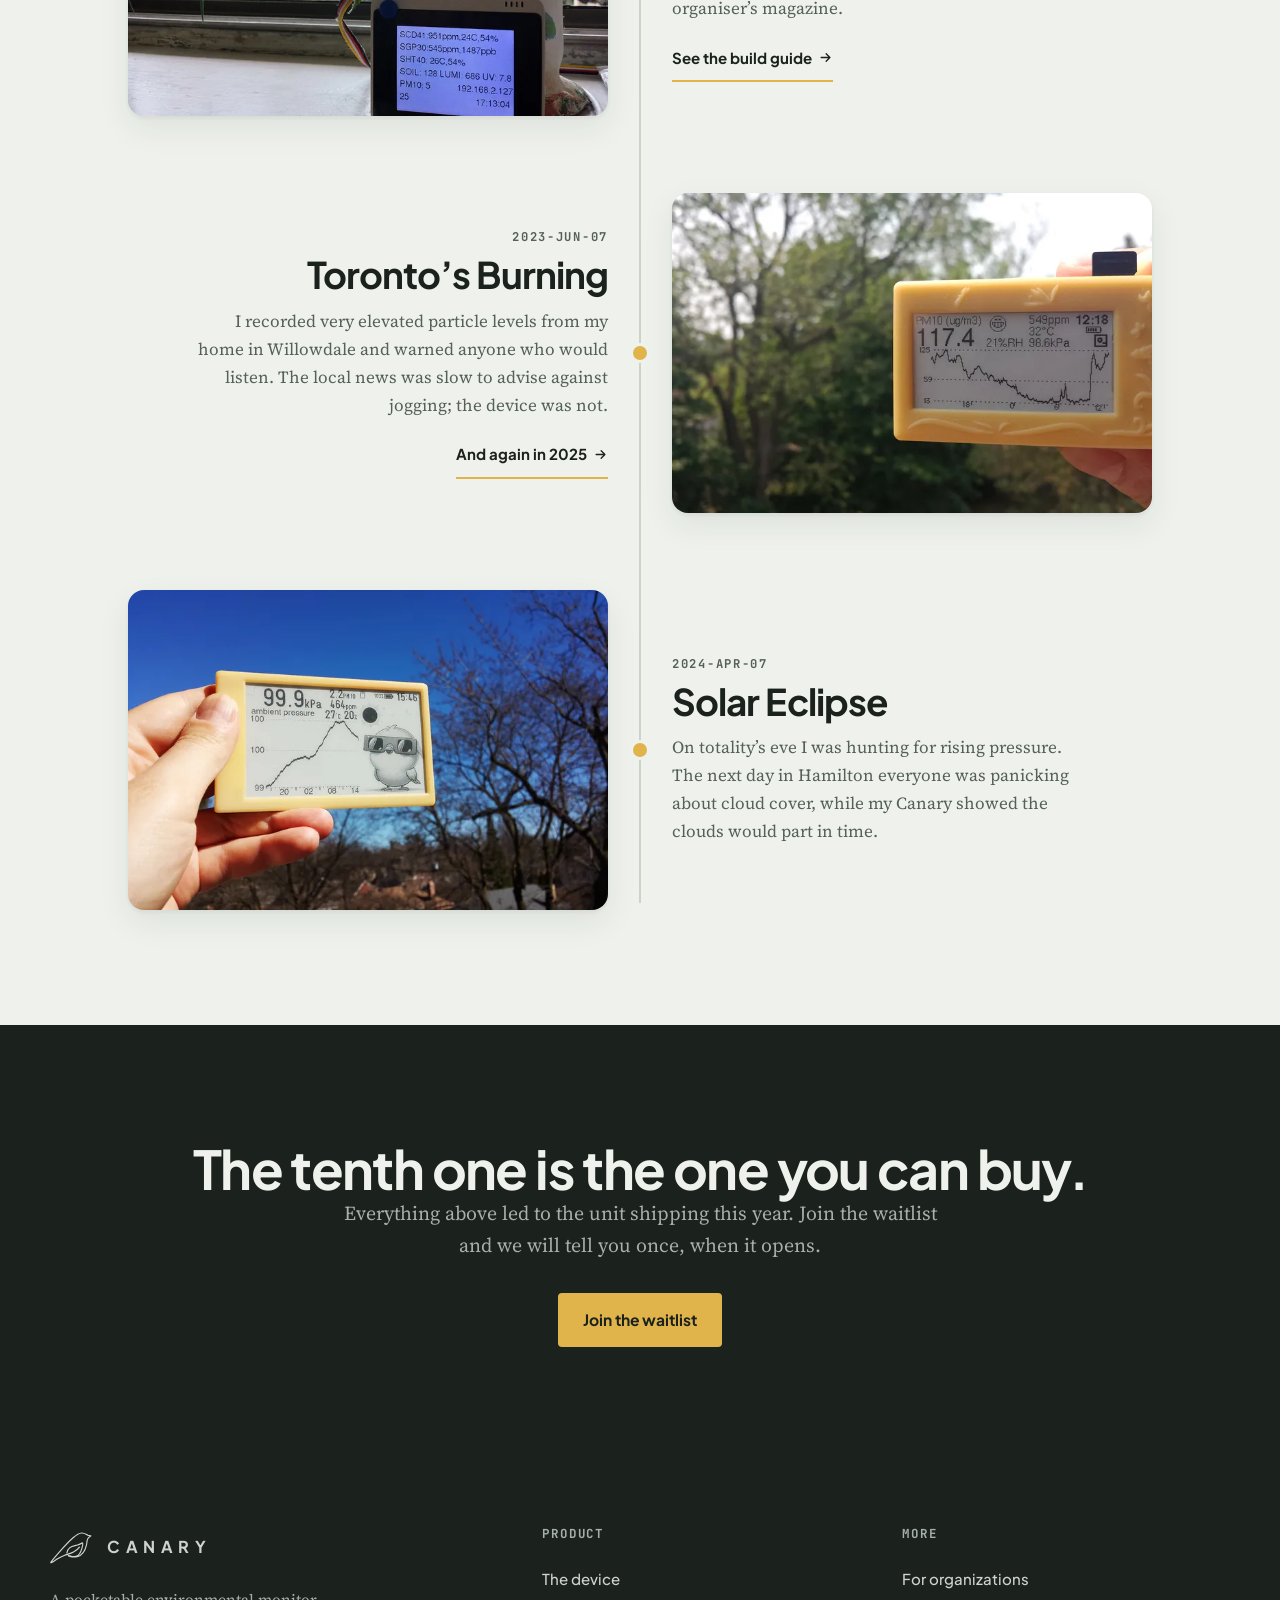
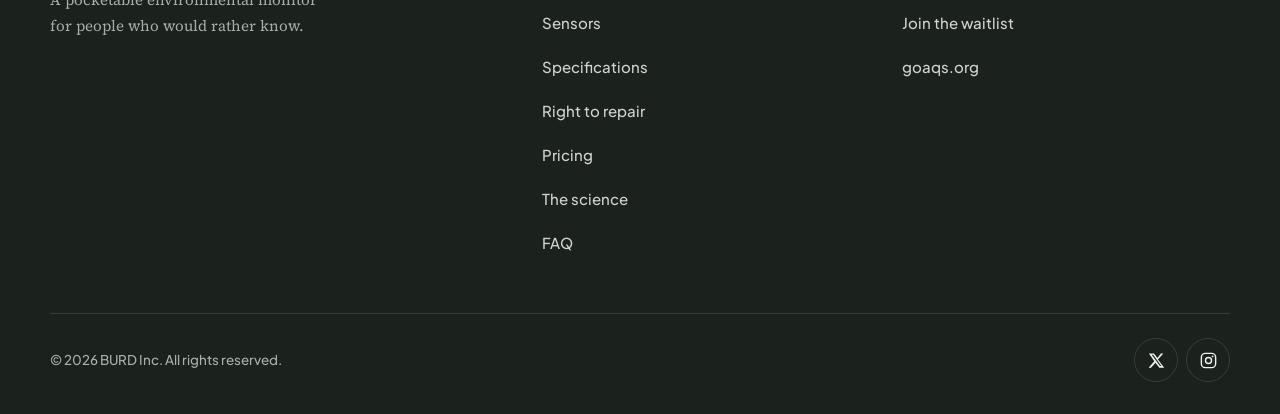
<file: history.html>
<!doctype html>
<html lang="en">
<head>
<meta charset="utf-8">
<meta name="viewport" content="width=device-width, initial-scale=1">
<title>Canary: development history</title>
<meta name="description" content="Five years of Canary prototypes, from a CO2 sensor taped to a PC in 2019 and a toothpaste-box enclosure to the finished e-paper monitor. Dated build log with photographs.">
<meta name="theme-color" content="#EFF2EC">
<meta property="og:title" content="Canary: development history">
<meta property="og:description" content="From half a toothpaste box in 2019 to a finished environmental monitor. Nine dated prototypes, photographed.">
<meta property="og:type" content="article">
<meta property="og:image" content="assets/img/hist-05-1000.jpg">
<meta name="twitter:card" content="summary_large_image">

<link rel="preload" href="assets/fonts/plus-jakarta-sans-normal-latin.woff2" as="font" type="font/woff2" crossorigin>
<link rel="stylesheet" href="assets/fonts/fonts.css">
<link rel="stylesheet" href="assets/site.css">
<script>document.documentElement.className += " js";</script>
<script src="assets/site.js" defer></script>
</head>

<body>
<a class="skip" href="#main">Skip to main content</a>

<div class="announce">
  <a href="index.html?from=history-bar#waitlist">
    <span class="announce-dot" aria-hidden="true"></span>
    <span>Founding batch ships <em>Fall 2026</em>. Waitlist members get early-bird pricing</span>
    <svg class="announce-arrow" width="15" height="15" viewBox="0 0 24 24" fill="none" stroke="currentColor" stroke-width="2.2" stroke-linecap="round" stroke-linejoin="round" aria-hidden="true"><path d="M5 12h14M13 6l6 6-6 6"/></svg>
  </a>
</div>
<header class="header">
  <div class="wrap header-in">
    <nav class="nav-left" aria-label="Primary">
      <a class="nav-link" href="index.html#product">Product</a>
      <a class="nav-link" href="index.html#sensors">Sensors</a>
      <a class="nav-link" href="index.html#specs">Specs</a>
      <a class="nav-link" href="business.html">Organizations</a>
      <a class="nav-link" href="science.html">Science</a>
      <a class="nav-link" href="index.html#faq">FAQ</a>
      <a class="nav-link" href="history.html" aria-current="page">History</a>
    </nav>

    <button class="icon-btn menu-btn" id="menuOpen" aria-expanded="false" aria-controls="mobileMenu">
      <span class="visually-hidden">Open menu</span>
      <svg width="24" height="24" viewBox="0 0 24 24" fill="none" stroke="currentColor" stroke-width="1.9" stroke-linecap="round" aria-hidden="true"><path d="M3 6h18M3 12h18M3 18h18"/></svg>
    </button>

    <a class="brand" href="index.html#top" aria-label="Canary, home">
      <svg viewBox="135 23 125 93" xmlns="http://www.w3.org/2000/svg" aria-hidden="true" style="overflow:visible">
        <path fill="none" stroke="var(--ink)" stroke-width="3.4" stroke-linecap="round" stroke-linejoin="round" d="m 185.28631,85.449901 c 0.53981,-4.739076 3.10759,-11.309465 7.85844,-15.242635 6.52824,-5.40464 15.77441,-6.387205 23.66324,-8.386515 5.00851,-1.26934 12.50459,-5.354226 14.99126,-6.562898 1.8823,1.420138 -2.72461,33.867042 -16.73187,39.590572 -6.01541,2.457965 -13.43565,1.040776 -19.38442,-0.435638 -1.12747,-0.279824 -6.55337,-2.503756 -6.47924,-0.710766 0.0398,0.962277 6.06003,2.400837 7.25956,2.685477 7.38681,1.642832 14.03814,1.572882 21.40304,-0.521801 15.0143,-4.27029 22.21028,-19.516716 25.59988,-33.672266 1.14869,-4.79712 1.27228,-10.151599 2.47816,-14.915109 0.73637,-2.90881 1.71572,-5.395932 3.85031,-7.529462 1.23336,-1.23275 2.79988,-2.538041 4.34476,-3.267113 3.14908,-1.486146 3.28012,-1.906641 0.51541,-2.474151 -3.83753,-0.787727 -4.79503,-0.498528 -7.12064,-1.667071 -6.36902,-3.2002 -11.1764,-6.954139 -18.65481,-6.422649 -9.06366,0.64416 -17.6416,7.649078 -24.25034,13.322308 -15.34967,13.17684 -28.83442,28.439963 -42.13003,43.637753 -6.74483,7.70981 -13.19973,15.280623 -19.60725,23.273943 -1.54631,1.929 -2.87688,3.55362 -4.58545,5.58254 -0.643,0.76355 -1.56438,2.43374 -0.64515,2.9956 1.24622,0.76173 14.54767,-8.94105 19.82505,-12.16023 6.22971,-3.86317 13.04786,-7.2563 19.94447,-9.76933 9.32262,-3.39703 18.68446,-5.380027 27.50726,-10.052607 6.56233,-3.47543 13.23832,-8.245034 17.65457,-14.495866"/>
      </svg>
      <span class="brand-word">Canary</span>
    </a>

    <div class="nav-right">
      <a class="btn nav-cta" href="index.html?from=history-header#waitlist"><span>Join<span class="nav-cta-more"> the waitlist</span></span></a>
    </div>
  </div>
</header>

<div class="menu" id="mobileMenu" data-open="false" role="dialog" aria-modal="true" aria-label="Site menu">
  <div class="menu-head">
    <span class="brand-word">Canary</span>
    <button class="icon-btn" id="menuClose">
      <span class="visually-hidden">Close menu</span>
      <svg width="24" height="24" viewBox="0 0 24 24" fill="none" stroke="currentColor" stroke-width="1.9" stroke-linecap="round" aria-hidden="true"><path d="M6 6l12 12M18 6L6 18"/></svg>
    </button>
  </div>
  <a href="index.html#product">Product</a>
  <a href="index.html#sensors">Sensors</a>
  <a href="index.html#specs">Specs</a>
  <a href="index.html#repair">Repair</a>
  <a href="business.html">Organizations</a>
  <a href="science.html">Science</a>
  <a href="index.html#faq">FAQ</a>
  <a href="history.html" aria-current="page">History</a>
  <a class="btn" href="index.html?from=history-menu#waitlist">Join the waitlist</a>
</div>

<main id="main">

<section class="hero wrap" id="top" style="padding-bottom:0">
  <h1>It started in half a<br><span class="stroke-gold">toothpaste box.</span></h1>
  <p class="lede">Canary was not designed in one go. It was nine prototypes over five years, each one
    answering a question the last one raised. Here they are, in order, with the dates they were built.</p>
</section>

<section class="section">
  <div class="wrap">
    <ol class="tl">
      <li class="tl-item">
        <div class="tl-media">
          <picture>
            <source type="image/webp" sizes="(min-width:900px) 46vw, 92vw" srcset="assets/img/hist-01-480.webp 480w, assets/img/hist-01-700.webp 700w, assets/img/hist-01-1000.webp 1000w">
            <img src="assets/img/hist-01-700.jpg" width="1200" height="800" loading="lazy"
                 decoding="async" sizes="(min-width:900px) 46vw, 92vw" srcset="assets/img/hist-01-480.jpg 480w, assets/img/hist-01-700.jpg 700w, assets/img/hist-01-1000.jpg 1000w" alt="A bare e-paper module and CO2 sensor wired to a breadboard on a desk in front of a stack of books, showing 647 ppm.">
          </picture>
        </div>
        <div class="tl-body">
          <p class="tl-date">2019-FEB-20</p>
          <h2>J&rsquo;adore</h2>
          <p>An MHZ19-B, a sensor designed to monitor CO<sub>2</sub> in hospital operating theatres, connected to my PC over serial. Data logged with PowerShell. A screen came later.</p>
        </div>
      </li>
      <li class="tl-item">
        <div class="tl-media">
          <picture>
            <source type="image/webp" sizes="(min-width:900px) 46vw, 92vw" srcset="assets/img/hist-02-480.webp 480w, assets/img/hist-02-700.webp 700w, assets/img/hist-02-1000.webp 1000w">
            <img src="assets/img/hist-02-700.jpg" width="1200" height="800" loading="lazy"
                 decoding="async" sizes="(min-width:900px) 46vw, 92vw" srcset="assets/img/hist-02-480.jpg 480w, assets/img/hist-02-700.jpg 700w, assets/img/hist-02-1000.jpg 1000w" alt="The prototype housed in half a cardboard toothpaste box, with a rectangular window cut out for the display.">
          </picture>
        </div>
        <div class="tl-body">
          <p class="tl-date">2019-MAR-07</p>
          <h2>Fresh</h2>
          <p>Added an ambient pressure sensor and logging to a microSD card. Everything ran from USB at 5V, housed inside half a toothpaste box.</p>
        </div>
      </li>
      <li class="tl-item">
        <div class="tl-media">
          <picture>
            <source type="image/webp" sizes="(min-width:900px) 46vw, 92vw" srcset="assets/img/hist-03-480.webp 480w, assets/img/hist-03-700.webp 700w, assets/img/hist-03-1000.webp 1000w">
            <img src="assets/img/hist-03-700.jpg" width="1200" height="800" loading="lazy"
                 decoding="async" sizes="(min-width:900px) 46vw, 92vw" srcset="assets/img/hist-03-480.jpg 480w, assets/img/hist-03-700.jpg 700w, assets/img/hist-03-1000.jpg 1000w" alt="The prototype rebuilt inside an Italian soap box, held together with screws, with a red warning LED lit on top.">
          </picture>
        </div>
        <div class="tl-body">
          <p class="tl-date">2019-JUN-02</p>
          <h2>Nutty</h2>
          <p>Added a PMS5003 particulate sensor with a red LED to warn above 10&nbsp;PM<sub>2.5</sub>. Now running from a rechargeable LiPo, so it could leave the desk.</p>
        </div>
      </li>
      <li class="tl-item">
        <div class="tl-media">
          <picture>
            <source type="image/webp" sizes="(min-width:900px) 46vw, 92vw" srcset="assets/img/hist-04-480.webp 480w, assets/img/hist-04-700.webp 700w, assets/img/hist-04-1000.webp 1000w">
            <img src="assets/img/hist-04-700.jpg" width="1200" height="800" loading="lazy"
                 decoding="async" sizes="(min-width:900px) 46vw, 92vw" srcset="assets/img/hist-04-480.jpg 480w, assets/img/hist-04-700.jpg 700w, assets/img/hist-04-1000.jpg 1000w" alt="A custom circuit board silkscreened with a line portrait of its maker, Constantin Bucataru, wearing a face mask, above the words Wellness Ninja. It rests against two white resin enclosures.">
          </picture>
        </div>
        <div class="tl-body">
          <p class="tl-date">2020-JUL-06</p>
          <h2>Wellness Ninja</h2>
          <p>A maximum miniaturisation test, enclosed in a custom resin case. Added a bright RGB LED, a capacitive touch button and an ambient luminosity sensor.</p>
        </div>
      </li>
      <li class="tl-item">
        <div class="tl-media">
          <picture>
            <source type="image/webp" sizes="(min-width:900px) 46vw, 92vw" srcset="assets/img/hist-05-480.webp 480w, assets/img/hist-05-700.webp 700w, assets/img/hist-05-1000.webp 1000w">
            <img src="assets/img/hist-05-700.jpg" width="1200" height="800" loading="lazy"
                 decoding="async" sizes="(min-width:900px) 46vw, 92vw" srcset="assets/img/hist-05-480.jpg 480w, assets/img/hist-05-700.jpg 700w, assets/img/hist-05-1000.jpg 1000w" alt="A white resin unit on a desk of schematics at night, its particulate trace climbing to 39.4 PM10 under an orange smoke-lit sky.">
          </picture>
        </div>
        <div class="tl-body">
          <p class="tl-date">2020-NOV-07</p>
          <h2>Wildfires</h2>
          <p>I realised what it could be. Recording a full day of smoke drifting over Toronto showed a phenomenon completely unlike barbecues and cigarettes: it arrives slowly, stays for hours, and does not clear when you close a window.</p>
        </div>
      </li>
      <li class="tl-item">
        <div class="tl-media">
          <picture>
            <source type="image/webp" sizes="(min-width:900px) 46vw, 92vw" srcset="assets/img/hist-06-480.webp 480w, assets/img/hist-06-700.webp 700w, assets/img/hist-06-1000.webp 1000w">
            <img src="assets/img/hist-06-700.jpg" width="1200" height="800" loading="lazy"
                 decoding="async" sizes="(min-width:900px) 46vw, 92vw" srcset="assets/img/hist-06-480.jpg 480w, assets/img/hist-06-700.jpg 700w, assets/img/hist-06-1000.jpg 1000w" alt="A concept render of a white PC case painted with a blue dragon and butterflies, with an e-paper air quality display mounted on the front.">
          </picture>
        </div>
        <div class="tl-body">
          <p class="tl-date">2022-JAN-30</p>
          <h2>Blue Dragon</h2>
          <p>I proposed a personal wellness companion built directly into a PC. Intel&reg; liked the idea enough to send the materials and the funding to build it, and it went on to win their PC Mod Level-Up Challenge.</p>
          <a class="tl-link" href="https://dragon.canary.earth" target="_blank" rel="noopener">See the winning entry <svg viewBox="0 0 24 24" fill="none" stroke="currentColor" stroke-width="2.1" stroke-linecap="round" stroke-linejoin="round" aria-hidden="true"><path d="M5 12h14M13 6l6 6-6 6"/></svg></a>
        </div>
      </li>
      <li class="tl-item">
        <div class="tl-media">
          <picture>
            <source type="image/webp" sizes="(min-width:900px) 46vw, 92vw" srcset="assets/img/hist-07-480.webp 480w, assets/img/hist-07-700.webp 700w, assets/img/hist-07-1000.webp 1000w">
            <img src="assets/img/hist-07-700.jpg" width="1200" height="800" loading="lazy"
                 decoding="async" sizes="(min-width:900px) 46vw, 92vw" srcset="assets/img/hist-07-480.jpg 480w, assets/img/hist-07-700.jpg 700w, assets/img/hist-07-1000.jpg 1000w" alt="A sensor build hidden inside a painted toadstool ornament on a windowsill, its screen listing readings from several sensors at once.">
          </picture>
        </div>
        <div class="tl-body">
          <p class="tl-date">2022-SEP-26</p>
          <h2>Cyber Gnome</h2>
          <p>To stress test new sensors and gauge public reaction, I turned it into an open science project and entered a contest, winning a publication in the organiser&rsquo;s magazine.</p>
		  <a class="tl-link" href="https://www.hackster.io/constantinbucataru/cyber-gnome-cd4ad0" target="_blank" rel="noopener">See the build guide <svg viewBox="0 0 24 24" fill="none" stroke="currentColor" stroke-width="2.1" stroke-linecap="round" stroke-linejoin="round" aria-hidden="true"><path d="M5 12h14M13 6l6 6-6 6"/></svg></a>
        </div>
      </li>
      <li class="tl-item">
        <div class="tl-media">
          <picture>
            <source type="image/webp" sizes="(min-width:900px) 46vw, 92vw" srcset="assets/img/hist-08-480.webp 480w, assets/img/hist-08-700.webp 700w, assets/img/hist-08-1000.webp 1000w">
            <img src="assets/img/hist-08-700.jpg" width="1200" height="800" loading="lazy"
                 decoding="async" sizes="(min-width:900px) 46vw, 92vw" srcset="assets/img/hist-08-480.jpg 480w, assets/img/hist-08-700.jpg 700w, assets/img/hist-08-1000.jpg 1000w" alt="A yellow-cased unit held up against summer trees, showing 117.4 PM10 after a steep climb.">
          </picture>
        </div>
        <div class="tl-body">
          <p class="tl-date">2023-JUN-07</p>
          <h2>Toronto&rsquo;s Burning</h2>
          <p>I recorded very elevated particle levels from my home in Willowdale and warned anyone who would listen. The local news was slow to advise against jogging; the device was not.</p>
		  <a class="tl-link" href="https://www.blogto.com/city/2025/06/toronto-wildfire-smoke/" target="_blank" rel="noopener">And again in 2025 <svg viewBox="0 0 24 24" fill="none" stroke="currentColor" stroke-width="2.1" stroke-linecap="round" stroke-linejoin="round" aria-hidden="true"><path d="M5 12h14M13 6l6 6-6 6"/></svg></a>
        </div>
      </li>
      <li class="tl-item">
        <div class="tl-media">
          <picture>
            <source type="image/webp" sizes="(min-width:900px) 46vw, 92vw" srcset="assets/img/hist-09-480.webp 480w, assets/img/hist-09-700.webp 700w, assets/img/hist-09-1000.webp 1000w">
            <img src="assets/img/hist-09-700.jpg" width="1200" height="800" loading="lazy"
                 decoding="async" sizes="(min-width:900px) 46vw, 92vw" srcset="assets/img/hist-09-480.jpg 480w, assets/img/hist-09-700.jpg 700w, assets/img/hist-09-1000.jpg 1000w" alt="A yellow-cased unit held against a clear blue sky, showing ambient pressure peaking, with the Canary bird wearing eclipse glasses on screen.">
          </picture>
        </div>
        <div class="tl-body">
          <p class="tl-date">2024-APR-07</p>
          <h2>Solar Eclipse</h2>
          <p>On totality&rsquo;s eve I was hunting for rising pressure. The next day in Hamilton everyone was panicking about cloud cover, while my Canary showed the clouds would part in time.</p>
        </div>
      </li>
    </ol>
  </div>
</section>

<section class="section dark waitlist" id="waitlist-cta">
  <div class="wrap">
    <h2>The tenth one is the one you can buy.</h2>
    <p class="lede lede--dark">Everything above led to the unit shipping this year. Join the waitlist
      and we will tell you once, when it opens.</p>
    <p style="margin-top:var(--s-6)">
      <a class="btn" href="index.html?from=history-cta#waitlist">Join the waitlist</a>
    </p>
  </div>
</section>

</main>

<footer class="footer">
  <div class="wrap">
    <div class="footer-top">
      <div>
        <a class="brand" href="index.html#top" style="justify-self:start; margin-left:-.35rem" aria-label="Canary, back to top">
          <svg viewBox="135 23 125 93" xmlns="http://www.w3.org/2000/svg" aria-hidden="true" style="overflow:visible; width:42px">
            <path fill="none" stroke="var(--cream)" stroke-width="3.4" stroke-linecap="round" stroke-linejoin="round" d="m 185.28631,85.449901 c 0.53981,-4.739076 3.10759,-11.309465 7.85844,-15.242635 6.52824,-5.40464 15.77441,-6.387205 23.66324,-8.386515 5.00851,-1.26934 12.50459,-5.354226 14.99126,-6.562898 1.8823,1.420138 -2.72461,33.867042 -16.73187,39.590572 -6.01541,2.457965 -13.43565,1.040776 -19.38442,-0.435638 -1.12747,-0.279824 -6.55337,-2.503756 -6.47924,-0.710766 0.0398,0.962277 6.06003,2.400837 7.25956,2.685477 7.38681,1.642832 14.03814,1.572882 21.40304,-0.521801 15.0143,-4.27029 22.21028,-19.516716 25.59988,-33.672266 1.14869,-4.79712 1.27228,-10.151599 2.47816,-14.915109 0.73637,-2.90881 1.71572,-5.395932 3.85031,-7.529462 1.23336,-1.23275 2.79988,-2.538041 4.34476,-3.267113 3.14908,-1.486146 3.28012,-1.906641 0.51541,-2.474151 -3.83753,-0.787727 -4.79503,-0.498528 -7.12064,-1.667071 -6.36902,-3.2002 -11.1764,-6.954139 -18.65481,-6.422649 -9.06366,0.64416 -17.6416,7.649078 -24.25034,13.322308 -15.34967,13.17684 -28.83442,28.439963 -42.13003,43.637753 -6.74483,7.70981 -13.19973,15.280623 -19.60725,23.273943 -1.54631,1.929 -2.87688,3.55362 -4.58545,5.58254 -0.643,0.76355 -1.56438,2.43374 -0.64515,2.9956 1.24622,0.76173 14.54767,-8.94105 19.82505,-12.16023 6.22971,-3.86317 13.04786,-7.2563 19.94447,-9.76933 9.32262,-3.39703 18.68446,-5.380027 27.50726,-10.052607 6.56233,-3.47543 13.23832,-8.245034 17.65457,-14.495866"/>
          </svg>
          <span class="brand-word">Canary</span>
        </a>
        <p style="color:var(--muted-dark); font-size:.95rem; margin-top:var(--s-4); max-width:34ch">
          A pocketable environmental monitor for people who would rather know.
        </p>
      </div>

      <div>
        <h3>Product</h3>
        <ul>
          <li><a href="index.html#product">The device</a></li>
          <li><a href="index.html#sensors">Sensors</a></li>
          <li><a href="index.html#specs">Specifications</a></li>
          <li><a href="index.html#repair">Right to repair</a></li>
          <li><a href="index.html#pricing">Pricing</a></li>
          <li><a href="science.html">The science</a></li>
          <li><a href="index.html#faq">FAQ</a></li>
        </ul>
      </div>

      <div>
        <h3>More</h3>
        <ul>
          <li><a href="business.html">For organizations</a></li>
          <li><a href="index.html?from=history-footer#waitlist">Join the waitlist</a></li>
          <li><a href="https://goaqs.org" rel="noopener">goaqs.org</a></li>
        </ul>
      </div>
    </div>

    <div class="footer-bottom">
      <span>&copy; <span id="year">2026</span> BURD Inc. All rights reserved.</span>
      <div class="social">
        <a href="https://x.com/canary_earth" rel="noopener" aria-label="Canary on X">
          <svg viewBox="0 0 24 24" fill="currentColor" aria-hidden="true"><path d="M17.5 3h3.1l-6.8 7.7L21.8 21h-6.2l-4.9-6.3L5.1 21H2l7.2-8.2L2.4 3h6.4l4.4 5.8L17.5 3zm-1.1 16.1h1.7L7.7 4.8H5.9l10.5 14.3z"/></svg>
        </a>
        <a href="https://www.instagram.com/canary.earth/" rel="noopener" aria-label="Canary on Instagram">
          <svg viewBox="0 0 24 24" fill="none" stroke="currentColor" stroke-width="1.8" aria-hidden="true"><rect x="3" y="3" width="18" height="18" rx="5"/><circle cx="12" cy="12" r="3.8"/><circle cx="17.2" cy="6.8" r="1.1" fill="currentColor" stroke="none"/></svg>
        </a>
      </div>
    </div>
  </div>
</footer>
</body>
</html>
</file>
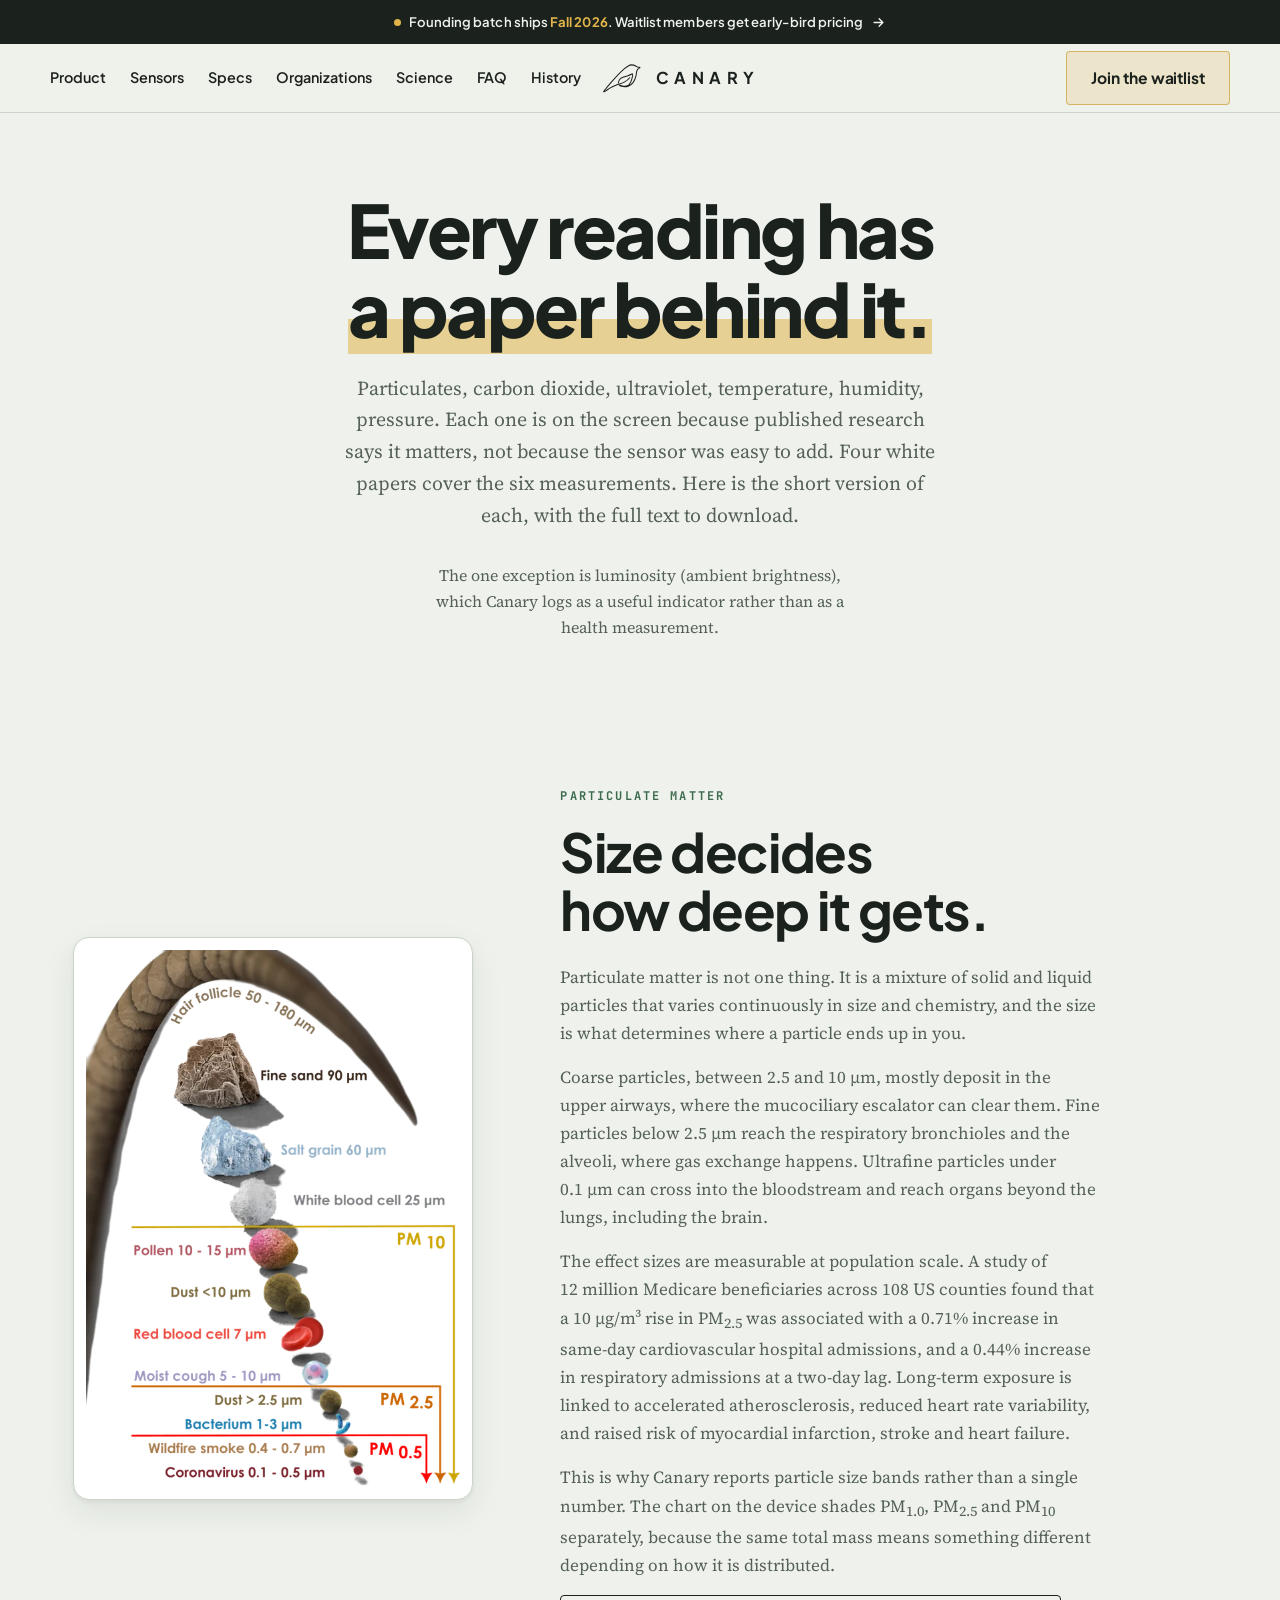
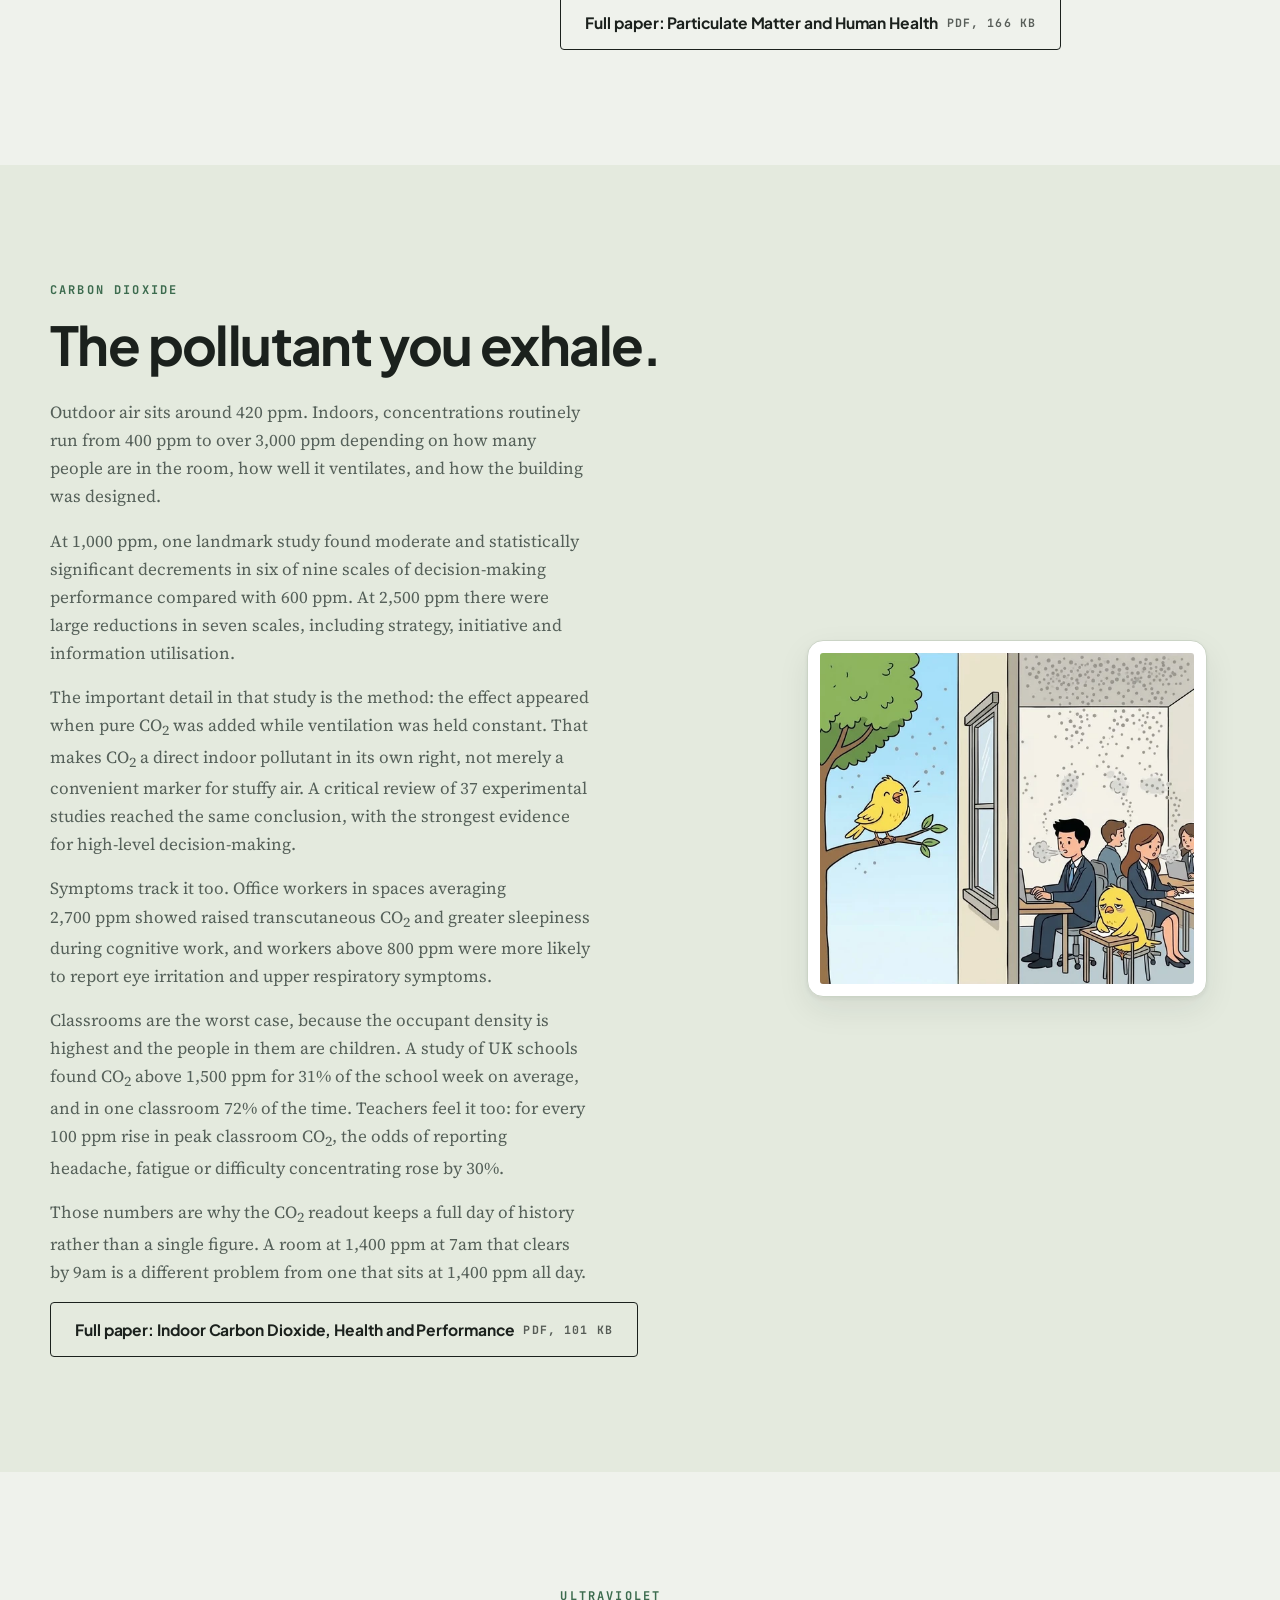
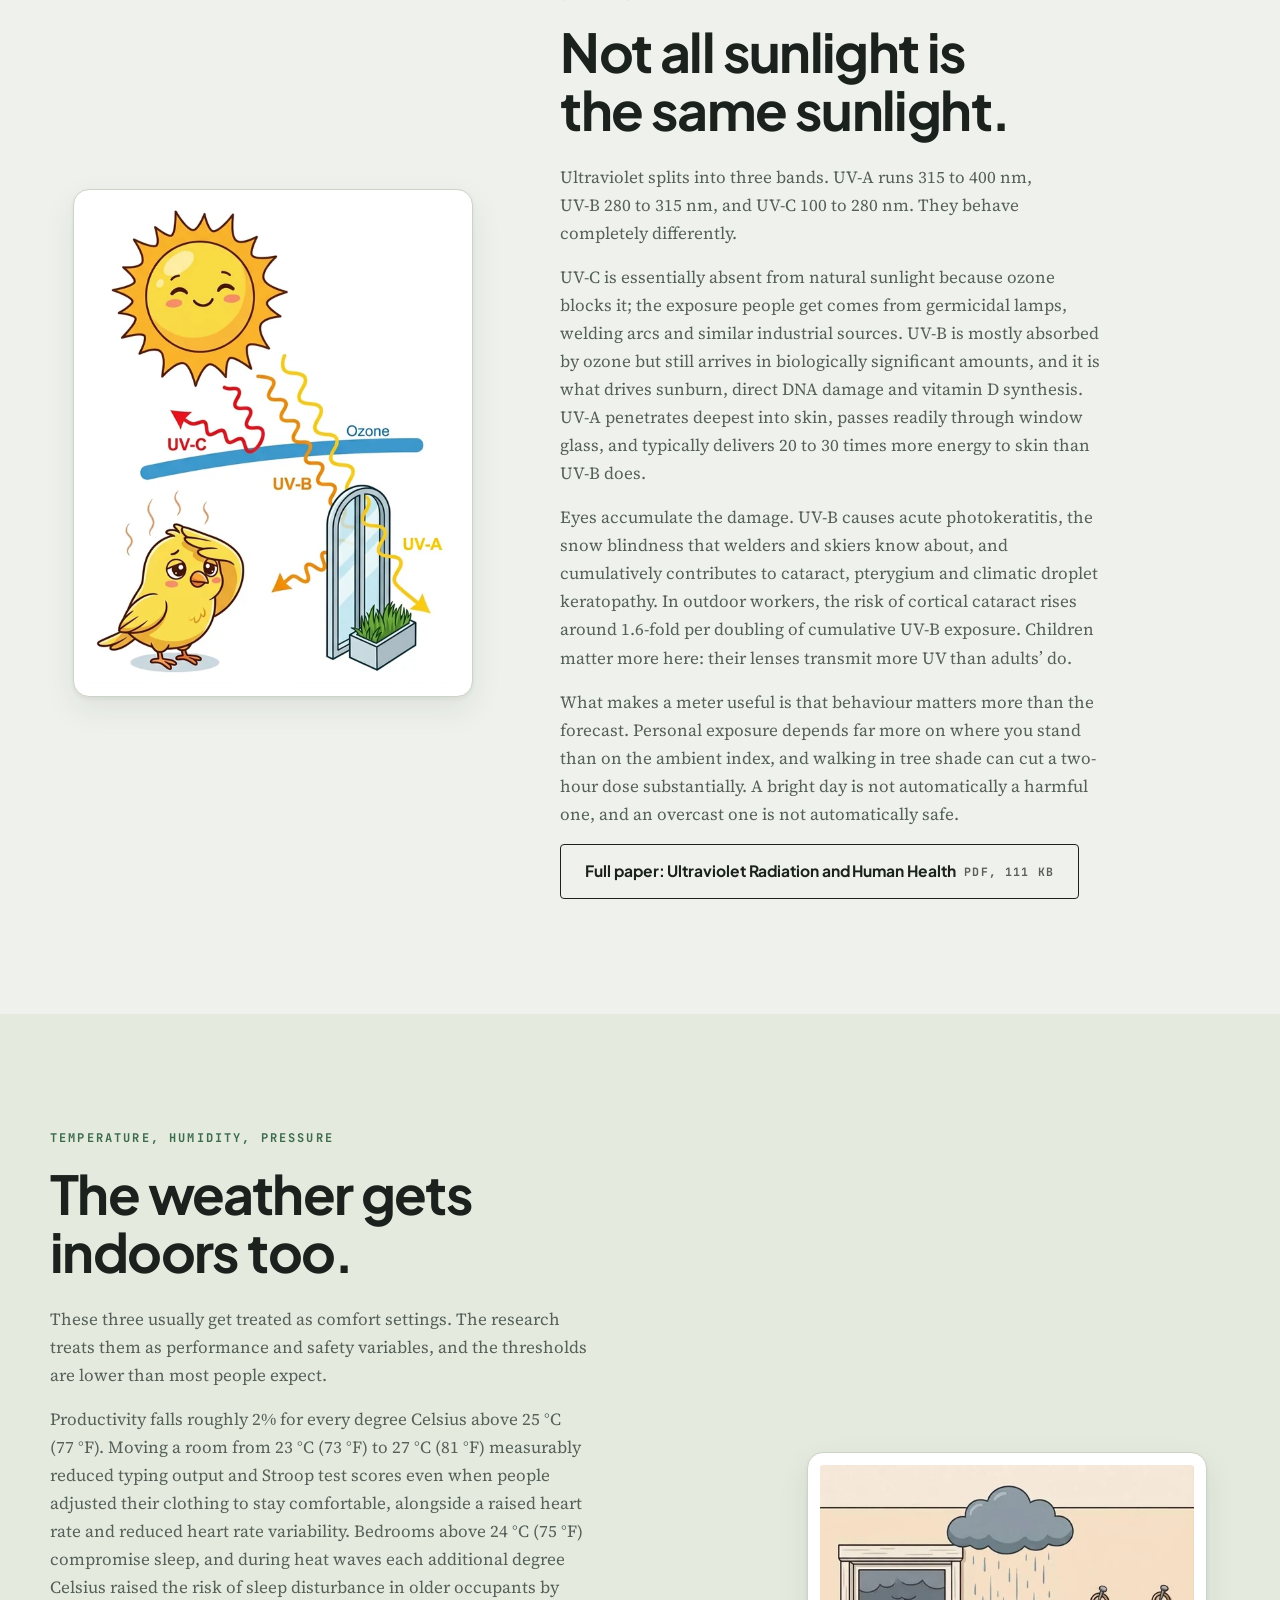
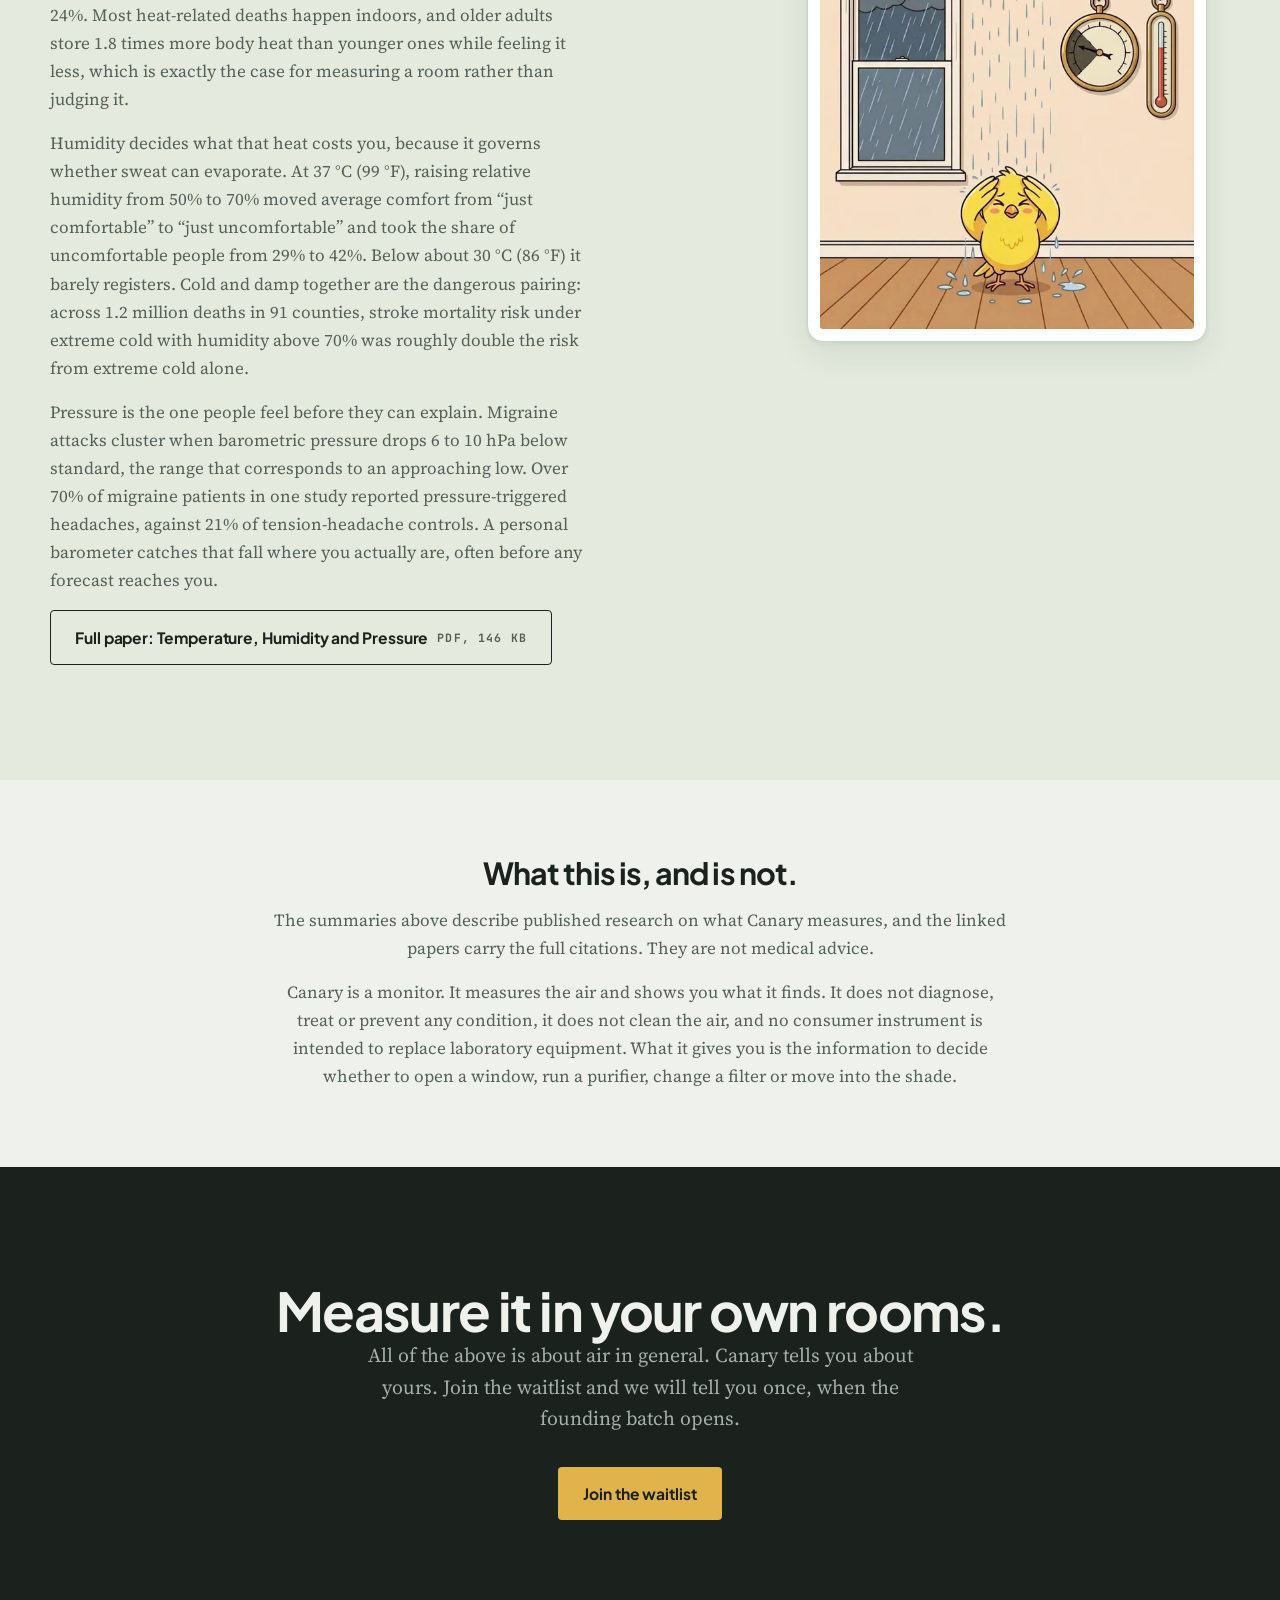
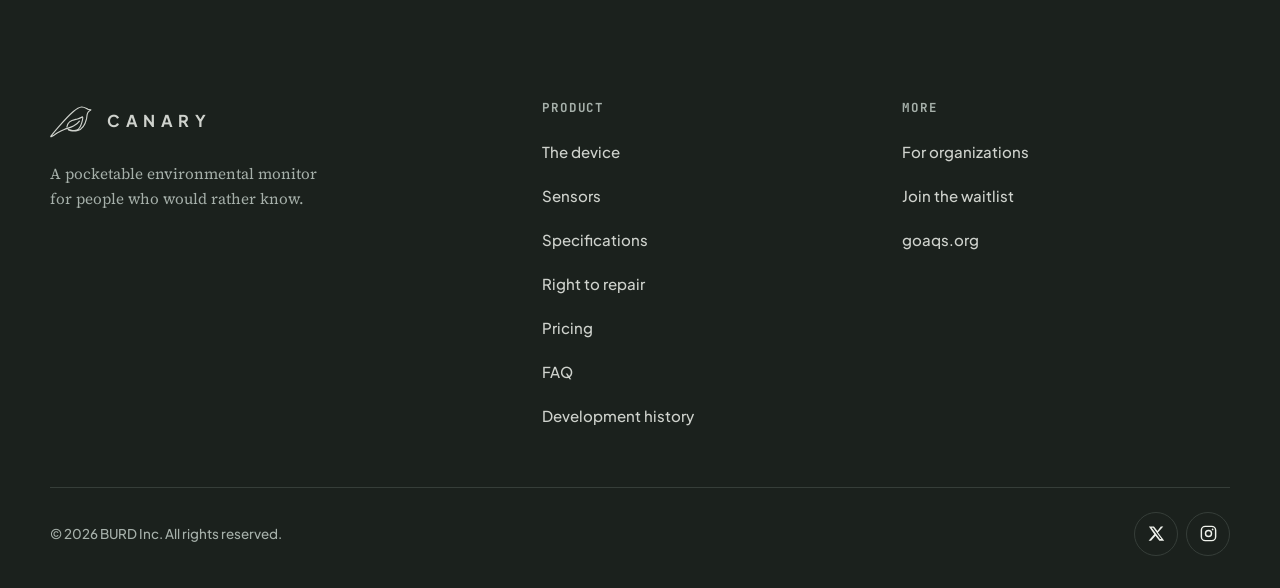
<file: science.html>
<!doctype html>
<html lang="en">
<head>
<meta charset="utf-8">
<meta name="viewport" content="width=device-width, initial-scale=1">
<title>Canary: the science</title>
<meta name="description" content="What the published research says about everything Canary measures: particulate matter, carbon dioxide, ultraviolet, temperature, humidity and barometric pressure. Four white papers, summarised with the numbers and free to download.">
<meta name="theme-color" content="#EFF2EC">
<meta property="og:title" content="Canary: the science">
<meta property="og:description" content="Why particle size decides how deep it goes, what 1,000 ppm of CO2 does to decision-making, which part of sunlight actually burns, and why a falling barometer arrives before the headache.">
<meta property="og:type" content="article">
<meta property="og:image" content="assets/img/fig-pm-560.png">
<meta name="twitter:card" content="summary_large_image">

<link rel="preload" href="assets/fonts/plus-jakarta-sans-normal-latin.woff2" as="font" type="font/woff2" crossorigin>
<link rel="stylesheet" href="assets/fonts/fonts.css">
<link rel="stylesheet" href="assets/site.css">
<script>document.documentElement.className += " js";</script>
<script src="assets/site.js" defer></script>
</head>

<body>
<a class="skip" href="#main">Skip to main content</a>

<div class="announce">
  <a href="index.html?from=science-bar#waitlist">
    <span class="announce-dot" aria-hidden="true"></span>
    <span>Founding batch ships <em>Fall 2026</em>. Waitlist members get early-bird pricing</span>
    <svg class="announce-arrow" width="15" height="15" viewBox="0 0 24 24" fill="none" stroke="currentColor" stroke-width="2.2" stroke-linecap="round" stroke-linejoin="round" aria-hidden="true"><path d="M5 12h14M13 6l6 6-6 6"/></svg>
  </a>
</div>
<header class="header">
  <div class="wrap header-in">
    <nav class="nav-left" aria-label="Primary">
      <a class="nav-link" href="index.html#product">Product</a>
      <a class="nav-link" href="index.html#sensors">Sensors</a>
      <a class="nav-link" href="index.html#specs">Specs</a>
      <a class="nav-link" href="business.html">Organizations</a>
      <a class="nav-link" href="science.html" aria-current="page">Science</a>
      <a class="nav-link" href="index.html#faq">FAQ</a>
      <a class="nav-link" href="history.html">History</a>
    </nav>

    <button class="icon-btn menu-btn" id="menuOpen" aria-expanded="false" aria-controls="mobileMenu">
      <span class="visually-hidden">Open menu</span>
      <svg width="24" height="24" viewBox="0 0 24 24" fill="none" stroke="currentColor" stroke-width="1.9" stroke-linecap="round" aria-hidden="true"><path d="M3 6h18M3 12h18M3 18h18"/></svg>
    </button>

    <a class="brand" href="index.html#top" aria-label="Canary, home">
      <svg viewBox="135 23 125 93" xmlns="http://www.w3.org/2000/svg" aria-hidden="true" style="overflow:visible">
        <path fill="none" stroke="var(--ink)" stroke-width="3.4" stroke-linecap="round" stroke-linejoin="round" d="m 185.28631,85.449901 c 0.53981,-4.739076 3.10759,-11.309465 7.85844,-15.242635 6.52824,-5.40464 15.77441,-6.387205 23.66324,-8.386515 5.00851,-1.26934 12.50459,-5.354226 14.99126,-6.562898 1.8823,1.420138 -2.72461,33.867042 -16.73187,39.590572 -6.01541,2.457965 -13.43565,1.040776 -19.38442,-0.435638 -1.12747,-0.279824 -6.55337,-2.503756 -6.47924,-0.710766 0.0398,0.962277 6.06003,2.400837 7.25956,2.685477 7.38681,1.642832 14.03814,1.572882 21.40304,-0.521801 15.0143,-4.27029 22.21028,-19.516716 25.59988,-33.672266 1.14869,-4.79712 1.27228,-10.151599 2.47816,-14.915109 0.73637,-2.90881 1.71572,-5.395932 3.85031,-7.529462 1.23336,-1.23275 2.79988,-2.538041 4.34476,-3.267113 3.14908,-1.486146 3.28012,-1.906641 0.51541,-2.474151 -3.83753,-0.787727 -4.79503,-0.498528 -7.12064,-1.667071 -6.36902,-3.2002 -11.1764,-6.954139 -18.65481,-6.422649 -9.06366,0.64416 -17.6416,7.649078 -24.25034,13.322308 -15.34967,13.17684 -28.83442,28.439963 -42.13003,43.637753 -6.74483,7.70981 -13.19973,15.280623 -19.60725,23.273943 -1.54631,1.929 -2.87688,3.55362 -4.58545,5.58254 -0.643,0.76355 -1.56438,2.43374 -0.64515,2.9956 1.24622,0.76173 14.54767,-8.94105 19.82505,-12.16023 6.22971,-3.86317 13.04786,-7.2563 19.94447,-9.76933 9.32262,-3.39703 18.68446,-5.380027 27.50726,-10.052607 6.56233,-3.47543 13.23832,-8.245034 17.65457,-14.495866"/>
      </svg>
      <span class="brand-word">Canary</span>
    </a>

    <div class="nav-right">
      <a class="btn nav-cta" href="index.html?from=science-header#waitlist"><span>Join<span class="nav-cta-more"> the waitlist</span></span></a>
    </div>
  </div>
</header>

<div class="menu" id="mobileMenu" data-open="false" role="dialog" aria-modal="true" aria-label="Site menu">
  <div class="menu-head">
    <span class="brand-word">Canary</span>
    <button class="icon-btn" id="menuClose">
      <span class="visually-hidden">Close menu</span>
      <svg width="24" height="24" viewBox="0 0 24 24" fill="none" stroke="currentColor" stroke-width="1.9" stroke-linecap="round" aria-hidden="true"><path d="M6 6l12 12M18 6L6 18"/></svg>
    </button>
  </div>
  <a href="index.html#product">Product</a>
  <a href="index.html#sensors">Sensors</a>
  <a href="index.html#specs">Specs</a>
  <a href="index.html#repair">Repair</a>
  <a href="business.html">Organizations</a>
  <a href="science.html" aria-current="page">Science</a>
  <a href="index.html#faq">FAQ</a>
  <a href="history.html">History</a>
  <a class="btn" href="index.html?from=science-menu#waitlist">Join the waitlist</a>
</div>

<main id="main">

<section class="hero wrap" id="top" style="padding-bottom:0">
  <h1>Every reading has<br><span class="stroke-gold">a paper behind it.</span></h1>
  <p class="lede">Particulates, carbon dioxide, ultraviolet, temperature, humidity, pressure. Each
    one is on the screen because published research says it matters, not because the sensor was
    easy to add. Four white papers cover the six measurements. Here is the short version of each,
    with the full text to download.</p>
  <p class="lede" style="margin-top:var(--s-4); font-size:1rem">The one exception is luminosity (ambient brightness),
    which Canary logs as a useful indicator rather than as a health measurement.</p>
</section>

<!-- ===================== PARTICULATE MATTER ====================== -->
<section class="section" id="pm" aria-labelledby="pm-h">
  <div class="wrap">
    <div class="sci-split">
      <div class="sci-fig-wrap">
          <picture>
            <source type="image/webp" sizes="(min-width:900px) 34vw, 78vw" srcset="assets/img/fig-pm-380.webp 380w, assets/img/fig-pm-560.webp 560w, assets/img/fig-pm-627.webp 627w">
            <img class="sci-fig sci-fig--plate" src="assets/img/fig-pm-560.png" loading="lazy"
                 decoding="async" sizes="(min-width:900px) 34vw, 78vw" srcset="assets/img/fig-pm-380.png 380w, assets/img/fig-pm-560.png 560w, assets/img/fig-pm-627.png 627w" alt="A scale of particle sizes from a hair follicle at 50 to 180 micrometres down to a coronavirus at 0.1 to 0.5 micrometres, with brackets marking the PM10, PM2.5 and PM0.5 ranges. In order: hair follicle, fine sand 90, salt grain 60, white blood cell 25, pollen 10 to 15, dust under 10, red blood cell 7, moist cough 5 to 10, dust over 2.5, bacterium 1 to 3, wildfire smoke 0.4 to 0.7, and coronavirus 0.1 to 0.5 micrometres.">
          </picture>
      </div>
      <div class="sci-body">
        <p class="eyebrow">Particulate matter</p>
        <h2 id="pm-h">Size decides how deep it gets.</h2>
        <p>Particulate matter is not one thing. It is a mixture of solid and liquid particles that
          varies continuously in size and chemistry, and the size is what determines where a
          particle ends up in you.</p>
        <p>Coarse particles, between 2.5 and 10&nbsp;&micro;m, mostly deposit in the upper airways,
          where the mucociliary escalator can clear them. Fine particles below 2.5&nbsp;&micro;m
          reach the respiratory bronchioles and the alveoli, where gas exchange happens. Ultrafine
          particles under 0.1&nbsp;&micro;m can cross into the bloodstream and reach organs beyond
          the lungs, including the brain.</p>
        <p>The effect sizes are measurable at population scale. A study of 12&nbsp;million Medicare
          beneficiaries across 108 US counties found that a 10&nbsp;&micro;g/m&sup3; rise in
          PM<sub>2.5</sub> was associated with a 0.71% increase in same-day cardiovascular hospital
          admissions, and a 0.44% increase in respiratory admissions at a two-day lag. Long-term
          exposure is linked to accelerated atherosclerosis, reduced heart rate variability, and
          raised risk of myocardial infarction, stroke and heart failure.</p>
        <p>This is why Canary reports particle size bands rather than a single number. The chart on
          the device shades PM<sub>1.0</sub>, PM<sub>2.5</sub> and PM<sub>10</sub> separately,
          because the same total mass means something different depending on how it is distributed.</p>
        <p class="sci-dl">
          <a class="btn btn--ghost" href="assets/papers/canary-particulate-matter.pdf" download>
            Full paper: Particulate Matter and Human Health
            <span class="sci-meta">PDF, 166&nbsp;KB</span>
          </a>
        </p>
      </div>
    </div>
  </div>
</section>

<!-- ======================= CARBON DIOXIDE ========================= -->
<section class="section band" id="co2" aria-labelledby="co2-h">
  <div class="wrap">
    <div class="sci-split sci-split--flip">
      <div class="sci-fig-wrap">
          <picture>
            <source type="image/webp" sizes="(min-width:900px) 34vw, 78vw" srcset="assets/img/fig-co2-380.webp 380w, assets/img/fig-co2-560.webp 560w, assets/img/fig-co2-800.webp 800w">
            <img class="sci-fig sci-fig--plate" src="assets/img/fig-co2-560.png" loading="lazy"
                 decoding="async" sizes="(min-width:900px) 34vw, 78vw" srcset="assets/img/fig-co2-380.png 380w, assets/img/fig-co2-560.png 560w, assets/img/fig-co2-800.png 800w"
                 alt="An illustration split by a wall with a closed window. Outside, a canary sings on a branch in air with only a few scattered specks of carbon dioxide. Inside, office workers breathe out puffs that fill the room with specks, and a second canary slumps drowsily at a desk.">
          </picture>
      </div>
      <div class="sci-body">
        <p class="eyebrow">Carbon dioxide</p>
        <h2 id="co2-h">The pollutant you exhale.</h2>
        <p>Outdoor air sits around 420&nbsp;ppm. Indoors, concentrations routinely run from 400&nbsp;ppm
          to over 3,000&nbsp;ppm depending on how many people are in the room, how well it ventilates,
          and how the building was designed.</p>
        <p>At 1,000&nbsp;ppm, one landmark study found moderate and statistically significant decrements
          in six of nine scales of decision-making performance compared with 600&nbsp;ppm. At
          2,500&nbsp;ppm there were large reductions in seven scales, including strategy, initiative and
          information utilisation.</p>
        <p>The important detail in that study is the method: the effect appeared when pure CO<sub>2</sub>
          was added while ventilation was held constant. That makes CO<sub>2</sub> a direct indoor
          pollutant in its own right, not merely a convenient marker for stuffy air. A critical review
          of 37 experimental studies reached the same conclusion, with the strongest evidence for
          high-level decision-making.</p>
        <p>Symptoms track it too. Office workers in spaces averaging 2,700&nbsp;ppm showed raised
          transcutaneous CO<sub>2</sub> and greater sleepiness during cognitive work, and workers above
          800&nbsp;ppm were more likely to report eye irritation and upper respiratory symptoms.</p>
        <p>Classrooms are the worst case, because the occupant density is highest and the people in
          them are children. A study of UK schools found CO<sub>2</sub> above 1,500&nbsp;ppm for 31% of
          the school week on average, and in one classroom 72% of the time. Teachers feel it too: for
          every 100&nbsp;ppm rise in peak classroom CO<sub>2</sub>, the odds of reporting headache,
          fatigue or difficulty concentrating rose by 30%.</p>
        <p>Those numbers are why the CO<sub>2</sub> readout keeps a full day of history rather than a
          single figure. A room at 1,400&nbsp;ppm at 7am that clears by 9am is a different problem from
          one that sits at 1,400&nbsp;ppm all day.</p>
        <p class="sci-dl">
          <a class="btn btn--ghost" href="assets/papers/canary-carbon-dioxide.pdf" download>
            Full paper: Indoor Carbon Dioxide, Health and Performance
            <span class="sci-meta">PDF, 101&nbsp;KB</span>
          </a>
        </p>
      </div>
    </div>
  </div>
</section>

<!-- ========================= ULTRAVIOLET =========================== -->
<section class="section" id="uv" aria-labelledby="uv-h">
  <div class="wrap">
    <div class="sci-split">
      <div class="sci-fig-wrap">
          <picture>
            <source type="image/webp" sizes="(min-width:900px) 34vw, 78vw" srcset="assets/img/fig-uv-380.webp 380w, assets/img/fig-uv-560.webp 560w, assets/img/fig-uv-755.webp 755w">
            <img class="sci-fig sci-fig--plate" src="assets/img/fig-uv-560.png" loading="lazy"
                 decoding="async" sizes="(min-width:900px) 34vw, 78vw" srcset="assets/img/fig-uv-380.png 380w, assets/img/fig-uv-560.png 560w, assets/img/fig-uv-755.png 755w" alt="A diagram of sunlight reaching the earth. UV-C reflects off the ozone layer. UV-B passes through the ozone layer but is stopped by window glass, bouncing off it towards a bird outdoors who is wilting in the heat. UV-A passes through the glass to a planter of grass indoors.">
          </picture>
      </div>
      <div class="sci-body">
        <p class="eyebrow">Ultraviolet</p>
        <h2 id="uv-h">Not all sunlight is the same sunlight.</h2>
        <p>Ultraviolet splits into three bands. UV-A runs 315 to 400&nbsp;nm, UV-B 280 to
          315&nbsp;nm, and UV-C 100 to 280&nbsp;nm. They behave completely differently.</p>
        <p>UV-C is essentially absent from natural sunlight because ozone blocks it; the exposure
          people get comes from germicidal lamps, welding arcs and similar industrial sources. UV-B
          is mostly absorbed by ozone but still arrives in biologically significant amounts, and it
          is what drives sunburn, direct DNA damage and vitamin&nbsp;D synthesis. UV-A penetrates
          deepest into skin, passes readily through window glass, and typically delivers 20 to 30
          times more energy to skin than UV-B does.</p>
        <p>Eyes accumulate the damage. UV-B causes acute photokeratitis, the snow blindness that
          welders and skiers know about, and cumulatively contributes to cataract, pterygium and
          climatic droplet keratopathy. In outdoor workers, the risk of cortical cataract rises
          around 1.6-fold per doubling of cumulative UV-B exposure. Children matter more here:
          their lenses transmit more UV than adults&rsquo; do.</p>
        <p>What makes a meter useful is that behaviour matters more than the forecast. Personal
          exposure depends far more on where you stand than on the ambient index, and walking in
          tree shade can cut a two-hour dose substantially. A bright day is not automatically a
          harmful one, and an overcast one is not automatically safe.</p>
        <p class="sci-dl">
          <a class="btn btn--ghost" href="assets/papers/canary-ultraviolet.pdf" download>
            Full paper: Ultraviolet Radiation and Human Health
            <span class="sci-meta">PDF, 111&nbsp;KB</span>
          </a>
        </p>
      </div>
    </div>
  </div>
</section>

<!-- ============== TEMPERATURE, HUMIDITY, PRESSURE ================ -->
<section class="section band" id="climate" aria-labelledby="climate-h">
  <div class="wrap">
    <div class="sci-split sci-split--flip">
      <div class="sci-fig-wrap">
          <picture>
            <source type="image/webp" sizes="(min-width:900px) 34vw, 78vw" srcset="assets/img/fig-thp-380.webp 380w, assets/img/fig-thp-560.webp 560w, assets/img/fig-thp-800.webp 800w">
            <img class="sci-fig sci-fig--plate" src="assets/img/fig-thp-560.png" loading="lazy"
                 decoding="async" sizes="(min-width:900px) 34vw, 78vw" srcset="assets/img/fig-thp-380.png 380w, assets/img/fig-thp-560.png 560w, assets/img/fig-thp-800.png 800w"
                 alt="An illustration of weather indoors. A storm rages outside a closed window, yet a raincloud hangs inside the room and rains on a drenched canary clutching its head with both wings. On the wall, a barometer's needle points into its storm zone and a thermometer reads high.">
          </picture>
      </div>
      <div class="sci-body">
        <p class="eyebrow">Temperature, humidity, pressure</p>
        <h2 id="climate-h">The weather gets indoors too.</h2>
        <p>These three usually get treated as comfort settings. The research treats them as
          performance and safety variables, and the thresholds are lower than most people expect.</p>
        <p>Productivity falls roughly 2% for every degree Celsius above 25&nbsp;&deg;C (77&nbsp;&deg;F). Moving a room from
          23&nbsp;&deg;C (73&nbsp;&deg;F) to 27&nbsp;&deg;C (81&nbsp;&deg;F) measurably reduced typing output and Stroop test scores
          even when people adjusted their clothing to stay comfortable, alongside a raised heart
          rate and reduced heart rate variability. Bedrooms above 24&nbsp;&deg;C (75&nbsp;&deg;F) compromise sleep,
          and during heat waves each additional degree Celsius raised the risk of sleep disturbance in
          older occupants by 24%. Most heat-related deaths happen indoors, and older adults store
          1.8 times more body heat than younger ones while feeling it less, which is exactly the
          case for measuring a room rather than judging it.</p>
        <p>Humidity decides what that heat costs you, because it governs whether sweat can
          evaporate. At 37&nbsp;&deg;C (99&nbsp;&deg;F), raising relative humidity from 50% to 70% moved average
          comfort from &ldquo;just comfortable&rdquo; to &ldquo;just uncomfortable&rdquo; and took
          the share of uncomfortable people from 29% to 42%. Below about 30&nbsp;&deg;C (86&nbsp;&deg;F) it barely
          registers. Cold and damp together are the dangerous pairing: across 1.2&nbsp;million
          deaths in 91 counties, stroke mortality risk under extreme cold with humidity above 70%
          was roughly double the risk from extreme cold alone.</p>
        <p>Pressure is the one people feel before they can explain. Migraine attacks cluster when
          barometric pressure drops 6 to 10&nbsp;hPa below standard, the range that corresponds to
          an approaching low. Over 70% of migraine patients in one study reported pressure-triggered
          headaches, against 21% of tension-headache controls. A personal barometer catches that
          fall where you actually are, often before any forecast reaches you.</p>
        <p class="sci-dl">
          <a class="btn btn--ghost" href="assets/papers/canary-temperature-humidity-pressure.pdf" download>
            Full paper: Temperature, Humidity and Pressure
            <span class="sci-meta">PDF, 146&nbsp;KB</span>
          </a>
        </p>
      </div>
    </div>
  </div>
</section>

<!-- =========================== CAVEAT ============================= -->
<section class="section--tight">
  <div class="wrap sci-note">
    <h2>What this is, and is not.</h2>
    <p>The summaries above describe published research on what Canary measures, and the linked
      papers carry the full citations. They are not medical advice.</p>
    <p>Canary is a monitor. It measures the air and shows you what it finds. It does not diagnose,
      treat or prevent any condition, it does not clean the air, and no consumer instrument is
      intended to replace laboratory equipment. What it gives you is the information to decide
      whether to open a window, run a purifier, change a filter or move into the shade.</p>
  </div>
</section>

<section class="section dark waitlist">
  <div class="wrap">
    <h2>Measure it in your own rooms.</h2>
    <p class="lede lede--dark">All of the above is about air in general. Canary tells you about
      yours. Join the waitlist and we will tell you once, when the founding batch opens.</p>
    <p style="margin-top:var(--s-6)">
      <a class="btn" href="index.html?from=science-cta#waitlist">Join the waitlist</a>
    </p>
  </div>
</section>

</main>

<footer class="footer">
  <div class="wrap">
    <div class="footer-top">
      <div>
        <a class="brand" href="index.html#top" style="justify-self:start; margin-left:-.35rem" aria-label="Canary, back to top">
          <svg viewBox="135 23 125 93" xmlns="http://www.w3.org/2000/svg" aria-hidden="true" style="overflow:visible; width:42px">
            <path fill="none" stroke="var(--cream)" stroke-width="3.4" stroke-linecap="round" stroke-linejoin="round" d="m 185.28631,85.449901 c 0.53981,-4.739076 3.10759,-11.309465 7.85844,-15.242635 6.52824,-5.40464 15.77441,-6.387205 23.66324,-8.386515 5.00851,-1.26934 12.50459,-5.354226 14.99126,-6.562898 1.8823,1.420138 -2.72461,33.867042 -16.73187,39.590572 -6.01541,2.457965 -13.43565,1.040776 -19.38442,-0.435638 -1.12747,-0.279824 -6.55337,-2.503756 -6.47924,-0.710766 0.0398,0.962277 6.06003,2.400837 7.25956,2.685477 7.38681,1.642832 14.03814,1.572882 21.40304,-0.521801 15.0143,-4.27029 22.21028,-19.516716 25.59988,-33.672266 1.14869,-4.79712 1.27228,-10.151599 2.47816,-14.915109 0.73637,-2.90881 1.71572,-5.395932 3.85031,-7.529462 1.23336,-1.23275 2.79988,-2.538041 4.34476,-3.267113 3.14908,-1.486146 3.28012,-1.906641 0.51541,-2.474151 -3.83753,-0.787727 -4.79503,-0.498528 -7.12064,-1.667071 -6.36902,-3.2002 -11.1764,-6.954139 -18.65481,-6.422649 -9.06366,0.64416 -17.6416,7.649078 -24.25034,13.322308 -15.34967,13.17684 -28.83442,28.439963 -42.13003,43.637753 -6.74483,7.70981 -13.19973,15.280623 -19.60725,23.273943 -1.54631,1.929 -2.87688,3.55362 -4.58545,5.58254 -0.643,0.76355 -1.56438,2.43374 -0.64515,2.9956 1.24622,0.76173 14.54767,-8.94105 19.82505,-12.16023 6.22971,-3.86317 13.04786,-7.2563 19.94447,-9.76933 9.32262,-3.39703 18.68446,-5.380027 27.50726,-10.052607 6.56233,-3.47543 13.23832,-8.245034 17.65457,-14.495866"/>
          </svg>
          <span class="brand-word">Canary</span>
        </a>
        <p style="color:var(--muted-dark); font-size:.95rem; margin-top:var(--s-4); max-width:34ch">
          A pocketable environmental monitor for people who would rather know.
        </p>
      </div>

      <div>
        <h3>Product</h3>
        <ul>
          <li><a href="index.html#product">The device</a></li>
          <li><a href="index.html#sensors">Sensors</a></li>
          <li><a href="index.html#specs">Specifications</a></li>
          <li><a href="index.html#repair">Right to repair</a></li>
          <li><a href="index.html#pricing">Pricing</a></li>
          <li><a href="index.html#faq">FAQ</a></li>
          <li><a href="history.html">Development history</a></li>
        </ul>
      </div>

      <div>
        <h3>More</h3>
        <ul>
          <li><a href="business.html">For organizations</a></li>
          <li><a href="index.html?from=science-footer#waitlist">Join the waitlist</a></li>
          <li><a href="https://goaqs.org" rel="noopener">goaqs.org</a></li>
        </ul>
      </div>
    </div>

    <div class="footer-bottom">
      <span>&copy; <span id="year">2026</span> BURD Inc. All rights reserved.</span>
      <div class="social">
        <a href="https://x.com/canary_earth" rel="noopener" aria-label="Canary on X">
          <svg viewBox="0 0 24 24" fill="currentColor" aria-hidden="true"><path d="M17.5 3h3.1l-6.8 7.7L21.8 21h-6.2l-4.9-6.3L5.1 21H2l7.2-8.2L2.4 3h6.4l4.4 5.8L17.5 3zm-1.1 16.1h1.7L7.7 4.8H5.9l10.5 14.3z"/></svg>
        </a>
        <a href="https://www.instagram.com/canary.earth/" rel="noopener" aria-label="Canary on Instagram">
          <svg viewBox="0 0 24 24" fill="none" stroke="currentColor" stroke-width="1.8" aria-hidden="true"><rect x="3" y="3" width="18" height="18" rx="5"/><circle cx="12" cy="12" r="3.8"/><circle cx="17.2" cy="6.8" r="1.1" fill="currentColor" stroke="none"/></svg>
        </a>
      </div>
    </div>
  </div>
</footer>
</body>
</html>
</file>
<file: assets/fonts/fonts.css>
/* Self-hosted fonts. Generated from the Google Fonts request the pages used
   to make (Plus Jakarta Sans 500-800, Source Serif 4 400/600/400 italic,
   JetBrains Mono 400/700), keeping the latin and latin-ext subsets. The files
   live beside this sheet so the site never depends on fonts.googleapis.com:
   no visitor IP goes to Google, the fonts load where Google is blocked, and
   they cannot be withdrawn. All three are under the SIL Open Font Licence,
   whose texts are in this folder. */

/* latin-ext */
@font-face {
  font-family: 'JetBrains Mono';
  font-style: normal;
  font-weight: 400;
  font-display: swap;
  src: url(jetbrains-mono-normal-latin-ext.woff2) format('woff2');
  unicode-range: U+0100-02BA, U+02BD-02C5, U+02C7-02CC, U+02CE-02D7, U+02DD-02FF, U+0304, U+0308, U+0329, U+1D00-1DBF, U+1E00-1E9F, U+1EF2-1EFF, U+2020, U+20A0-20AB, U+20AD-20C0, U+2113, U+2C60-2C7F, U+A720-A7FF;
}

/* latin */
@font-face {
  font-family: 'JetBrains Mono';
  font-style: normal;
  font-weight: 400;
  font-display: swap;
  src: url(jetbrains-mono-normal-latin.woff2) format('woff2');
  unicode-range: U+0000-00FF, U+0131, U+0152-0153, U+02BB-02BC, U+02C6, U+02DA, U+02DC, U+0304, U+0308, U+0329, U+2000-206F, U+20AC, U+2122, U+2191, U+2193, U+2212, U+2215, U+FEFF, U+FFFD;
}

/* latin-ext */
@font-face {
  font-family: 'JetBrains Mono';
  font-style: normal;
  font-weight: 700;
  font-display: swap;
  src: url(jetbrains-mono-normal-latin-ext.woff2) format('woff2');
  unicode-range: U+0100-02BA, U+02BD-02C5, U+02C7-02CC, U+02CE-02D7, U+02DD-02FF, U+0304, U+0308, U+0329, U+1D00-1DBF, U+1E00-1E9F, U+1EF2-1EFF, U+2020, U+20A0-20AB, U+20AD-20C0, U+2113, U+2C60-2C7F, U+A720-A7FF;
}

/* latin */
@font-face {
  font-family: 'JetBrains Mono';
  font-style: normal;
  font-weight: 700;
  font-display: swap;
  src: url(jetbrains-mono-normal-latin.woff2) format('woff2');
  unicode-range: U+0000-00FF, U+0131, U+0152-0153, U+02BB-02BC, U+02C6, U+02DA, U+02DC, U+0304, U+0308, U+0329, U+2000-206F, U+20AC, U+2122, U+2191, U+2193, U+2212, U+2215, U+FEFF, U+FFFD;
}

/* latin-ext */
@font-face {
  font-family: 'Plus Jakarta Sans';
  font-style: normal;
  font-weight: 500;
  font-display: swap;
  src: url(plus-jakarta-sans-normal-latin-ext.woff2) format('woff2');
  unicode-range: U+0100-02BA, U+02BD-02C5, U+02C7-02CC, U+02CE-02D7, U+02DD-02FF, U+0304, U+0308, U+0329, U+1D00-1DBF, U+1E00-1E9F, U+1EF2-1EFF, U+2020, U+20A0-20AB, U+20AD-20C0, U+2113, U+2C60-2C7F, U+A720-A7FF;
}

/* latin */
@font-face {
  font-family: 'Plus Jakarta Sans';
  font-style: normal;
  font-weight: 500;
  font-display: swap;
  src: url(plus-jakarta-sans-normal-latin.woff2) format('woff2');
  unicode-range: U+0000-00FF, U+0131, U+0152-0153, U+02BB-02BC, U+02C6, U+02DA, U+02DC, U+0304, U+0308, U+0329, U+2000-206F, U+20AC, U+2122, U+2191, U+2193, U+2212, U+2215, U+FEFF, U+FFFD;
}

/* latin-ext */
@font-face {
  font-family: 'Plus Jakarta Sans';
  font-style: normal;
  font-weight: 600;
  font-display: swap;
  src: url(plus-jakarta-sans-normal-latin-ext.woff2) format('woff2');
  unicode-range: U+0100-02BA, U+02BD-02C5, U+02C7-02CC, U+02CE-02D7, U+02DD-02FF, U+0304, U+0308, U+0329, U+1D00-1DBF, U+1E00-1E9F, U+1EF2-1EFF, U+2020, U+20A0-20AB, U+20AD-20C0, U+2113, U+2C60-2C7F, U+A720-A7FF;
}

/* latin */
@font-face {
  font-family: 'Plus Jakarta Sans';
  font-style: normal;
  font-weight: 600;
  font-display: swap;
  src: url(plus-jakarta-sans-normal-latin.woff2) format('woff2');
  unicode-range: U+0000-00FF, U+0131, U+0152-0153, U+02BB-02BC, U+02C6, U+02DA, U+02DC, U+0304, U+0308, U+0329, U+2000-206F, U+20AC, U+2122, U+2191, U+2193, U+2212, U+2215, U+FEFF, U+FFFD;
}

/* latin-ext */
@font-face {
  font-family: 'Plus Jakarta Sans';
  font-style: normal;
  font-weight: 700;
  font-display: swap;
  src: url(plus-jakarta-sans-normal-latin-ext.woff2) format('woff2');
  unicode-range: U+0100-02BA, U+02BD-02C5, U+02C7-02CC, U+02CE-02D7, U+02DD-02FF, U+0304, U+0308, U+0329, U+1D00-1DBF, U+1E00-1E9F, U+1EF2-1EFF, U+2020, U+20A0-20AB, U+20AD-20C0, U+2113, U+2C60-2C7F, U+A720-A7FF;
}

/* latin */
@font-face {
  font-family: 'Plus Jakarta Sans';
  font-style: normal;
  font-weight: 700;
  font-display: swap;
  src: url(plus-jakarta-sans-normal-latin.woff2) format('woff2');
  unicode-range: U+0000-00FF, U+0131, U+0152-0153, U+02BB-02BC, U+02C6, U+02DA, U+02DC, U+0304, U+0308, U+0329, U+2000-206F, U+20AC, U+2122, U+2191, U+2193, U+2212, U+2215, U+FEFF, U+FFFD;
}

/* latin-ext */
@font-face {
  font-family: 'Plus Jakarta Sans';
  font-style: normal;
  font-weight: 800;
  font-display: swap;
  src: url(plus-jakarta-sans-normal-latin-ext.woff2) format('woff2');
  unicode-range: U+0100-02BA, U+02BD-02C5, U+02C7-02CC, U+02CE-02D7, U+02DD-02FF, U+0304, U+0308, U+0329, U+1D00-1DBF, U+1E00-1E9F, U+1EF2-1EFF, U+2020, U+20A0-20AB, U+20AD-20C0, U+2113, U+2C60-2C7F, U+A720-A7FF;
}

/* latin */
@font-face {
  font-family: 'Plus Jakarta Sans';
  font-style: normal;
  font-weight: 800;
  font-display: swap;
  src: url(plus-jakarta-sans-normal-latin.woff2) format('woff2');
  unicode-range: U+0000-00FF, U+0131, U+0152-0153, U+02BB-02BC, U+02C6, U+02DA, U+02DC, U+0304, U+0308, U+0329, U+2000-206F, U+20AC, U+2122, U+2191, U+2193, U+2212, U+2215, U+FEFF, U+FFFD;
}

/* latin-ext */
@font-face {
  font-family: 'Source Serif 4';
  font-style: italic;
  font-weight: 400;
  font-display: swap;
  src: url(source-serif-4-italic-latin-ext.woff2) format('woff2');
  unicode-range: U+0100-02BA, U+02BD-02C5, U+02C7-02CC, U+02CE-02D7, U+02DD-02FF, U+0304, U+0308, U+0329, U+1D00-1DBF, U+1E00-1E9F, U+1EF2-1EFF, U+2020, U+20A0-20AB, U+20AD-20C0, U+2113, U+2C60-2C7F, U+A720-A7FF;
}

/* latin */
@font-face {
  font-family: 'Source Serif 4';
  font-style: italic;
  font-weight: 400;
  font-display: swap;
  src: url(source-serif-4-italic-latin.woff2) format('woff2');
  unicode-range: U+0000-00FF, U+0131, U+0152-0153, U+02BB-02BC, U+02C6, U+02DA, U+02DC, U+0304, U+0308, U+0329, U+2000-206F, U+20AC, U+2122, U+2191, U+2193, U+2212, U+2215, U+FEFF, U+FFFD;
}

/* latin-ext */
@font-face {
  font-family: 'Source Serif 4';
  font-style: normal;
  font-weight: 400;
  font-display: swap;
  src: url(source-serif-4-normal-latin-ext.woff2) format('woff2');
  unicode-range: U+0100-02BA, U+02BD-02C5, U+02C7-02CC, U+02CE-02D7, U+02DD-02FF, U+0304, U+0308, U+0329, U+1D00-1DBF, U+1E00-1E9F, U+1EF2-1EFF, U+2020, U+20A0-20AB, U+20AD-20C0, U+2113, U+2C60-2C7F, U+A720-A7FF;
}

/* latin */
@font-face {
  font-family: 'Source Serif 4';
  font-style: normal;
  font-weight: 400;
  font-display: swap;
  src: url(source-serif-4-normal-latin.woff2) format('woff2');
  unicode-range: U+0000-00FF, U+0131, U+0152-0153, U+02BB-02BC, U+02C6, U+02DA, U+02DC, U+0304, U+0308, U+0329, U+2000-206F, U+20AC, U+2122, U+2191, U+2193, U+2212, U+2215, U+FEFF, U+FFFD;
}

/* latin-ext */
@font-face {
  font-family: 'Source Serif 4';
  font-style: normal;
  font-weight: 600;
  font-display: swap;
  src: url(source-serif-4-normal-latin-ext.woff2) format('woff2');
  unicode-range: U+0100-02BA, U+02BD-02C5, U+02C7-02CC, U+02CE-02D7, U+02DD-02FF, U+0304, U+0308, U+0329, U+1D00-1DBF, U+1E00-1E9F, U+1EF2-1EFF, U+2020, U+20A0-20AB, U+20AD-20C0, U+2113, U+2C60-2C7F, U+A720-A7FF;
}

/* latin */
@font-face {
  font-family: 'Source Serif 4';
  font-style: normal;
  font-weight: 600;
  font-display: swap;
  src: url(source-serif-4-normal-latin.woff2) format('woff2');
  unicode-range: U+0000-00FF, U+0131, U+0152-0153, U+02BB-02BC, U+02C6, U+02DA, U+02DC, U+0304, U+0308, U+0329, U+2000-206F, U+20AC, U+2122, U+2191, U+2193, U+2212, U+2215, U+FEFF, U+FFFD;
}
</file>
<file: assets/site.css>
/* ==================================================================
   CANARY - design tokens
   Botanical palette: sage leads and gold is the single warm spark. It
   replaced the branding.txt solar palette after both were tested on
   desktop and phone, because the pale green ground makes the device's
   e-paper screen stand out, the same reasoning behind the black case.
   The WCAG-forced rules carried straight over; only the numbers moved:
     - Gold #E0B44A on cream is 1.72:1 -> FILL ONLY, never text on
       cream. Ink on gold is 8.42:1 (AAA), so gold buttons take ink.
     - Sage #3C6B4E on ink is 2.66:1 -> dark surfaces use --sage-lit
       (#96C4A4, 8.37:1) instead.
     - Ember #B8543C on cream is 4.25:1 -> body-size alert text uses
       --ember-deep (#A8462F, 5.19:1).
   The solar values are kept in themes.css as an alternate.
   ================================================================== */
:root{
  color-scheme: light;

  --cream:      #EFF2EC;
  --cream-2:    #E4EADE;
  --paper:      #F8FAF5;
  --ink:        #1B211D;
  --ink-2:      #272E29;
  --muted:      #556059;
  --muted-dark: #A6B0AA;
  --gold:       #E0B44A;
  --gold-deep:  #C99A2C;
  --sage:       #3C6B4E;
  --sage-lit:   #96C4A4;
  --ember:      #B8543C;
  --ember-deep: #A8462F;
  --line:       #CBD4C6;
  --line-dark:  #363E39;

  --font-display: "Plus Jakarta Sans", ui-sans-serif, system-ui, -apple-system, "Segoe UI", sans-serif;
  --font-body:    "Source Serif 4", ui-serif, Georgia, "Times New Roman", serif;
  --font-mono:    "JetBrains Mono", ui-monospace, SFMono-Regular, Menlo, Consolas, monospace;

  --s-1:.25rem; --s-2:.5rem; --s-3:.75rem; --s-4:1rem;
  --s-5:1.5rem; --s-6:2rem;  --s-7:3rem;   --s-8:4rem;
  --s-9:6rem;   --s-10:8rem;

  --wrap: 1180px;
  /* Controls take their corners from the device. The enclosure edge is a
     1.5mm radius on an 18.7mm-deep body, 8% of its thickness; 8% of a 48px
     control is 4px. The object is a slab with crisp edges, not a capsule. */
  --radius-control: 4px;
  /* Surfaces round tighter than that ratio would imply. A card corner crops
     the photograph inside it, and a dark card reads rounder than a light one
     at the same value, so the photo cards set this and the panels follow. */
  --radius-lg: 16px;
  --ease: cubic-bezier(.22,.61,.36,1);
  --dur: 240ms;

  --shadow-sm: 0 1px 2px rgb(30 32 34 / .05), 0 2px 8px rgb(30 32 34 / .04);
  --shadow-md: 0 2px 4px rgb(30 32 34 / .06), 0 12px 32px rgb(30 32 34 / .08);
  --shadow-lg: 0 4px 8px rgb(30 32 34 / .07), 0 28px 60px rgb(30 32 34 / .12);

  --z-nav:40; --z-bar:45; --z-menu:60; --z-skip:100;
}

*,*::before,*::after{ box-sizing:border-box }
/* The UA gives <figure> `margin: 1em 40px`. Rail cards are figures, so
   that 40px each side ate the sliver of the next card that tells a reader
   the row scrolls. Every figure on the site is a rail card, so zero it. */
figure{ margin:0 }
html{ -webkit-text-size-adjust:100%; scroll-behavior:smooth; scroll-padding-top:5.5rem }
body{
  margin:0; background:var(--cream); color:var(--ink);
  font-family:var(--font-body); font-size:1.0625rem; line-height:1.65;
  font-optical-sizing:auto; -webkit-font-smoothing:antialiased;
  overflow-x:hidden;
}
img,svg,video{ max-width:100%; height:auto; display:block }
button,input,textarea{ font:inherit; color:inherit }

/* --- typography ------------------------------------------------- */
h1,h2,h3,h4{
  font-family:var(--font-display); font-weight:700;
  line-height:1.08; letter-spacing:-.02em; margin:0; text-wrap:balance;
}
h1{ font-size:clamp(2.5rem,6.2vw,4.6rem); font-weight:800; letter-spacing:-.035em }
h2{ font-size:clamp(2rem,4.4vw,3.35rem); letter-spacing:-.03em }
h3{ font-size:clamp(1.2rem,1.9vw,1.5rem); line-height:1.22; letter-spacing:-.015em }
p{ margin:0; text-wrap:pretty }
a{ color:inherit }

.eyebrow{
  font-family:var(--font-mono); font-size:.75rem; font-weight:700;
  letter-spacing:.18em; text-transform:uppercase; color:var(--sage);
  margin:0 0 var(--s-4);
}
.eyebrow--dark{ color:var(--sage-lit) }
.lede{ font-size:clamp(1.075rem,1.55vw,1.3rem); line-height:1.6; color:var(--muted); max-width:60ch }
.lede--dark{ color:var(--muted-dark) }
.mono{ font-family:var(--font-mono); font-variant-numeric:tabular-nums }

/* --- layout ----------------------------------------------------- */
.wrap{ width:min(100% - 2.5rem, var(--wrap)); margin-inline:auto }
@media (min-width:768px){ .wrap{ width:min(100% - 4rem, var(--wrap)) } }
.section{ padding-block:clamp(var(--s-8),9vw,var(--s-10)) }
.section--tight{ padding-block:clamp(var(--s-7),6vw,var(--s-9)) }
.band{ background:var(--cream-2) }
.dark{ background:var(--ink); color:var(--cream) }
.dark h1,.dark h2,.dark h3{ color:var(--cream) }
.section-head{ max-width:52rem; margin-inline:auto; text-align:center; margin-bottom:clamp(var(--s-7),5vw,var(--s-8)) }
.section-head .lede{ margin-inline:auto; margin-top:var(--s-4) }

/* --- a11y furniture --------------------------------------------- */
.skip{
  position:fixed; top:var(--s-3); left:var(--s-3); z-index:var(--z-skip);
  transform:translateY(-160%); transition:transform 160ms var(--ease);
  background:var(--ink); color:var(--cream); padding:.7rem 1.1rem;
  border-radius:10px; font-family:var(--font-display); font-weight:600; text-decoration:none;
}
.skip:focus-visible{ transform:none }
:focus-visible{ outline:3px solid var(--ink); outline-offset:3px; border-radius:4px }
.dark :focus-visible,.hero-form :focus-visible{ outline-color:var(--gold) }
/* Nothing on the site sets display on an element it also hides, so the
   attribute can be made to win outright. Without this, a later display
   rule on .hero-cta would silently bring the hidden form back. */
[hidden]{ display:none !important }
.visually-hidden{
  position:absolute; width:1px; height:1px; padding:0; margin:-1px;
  overflow:hidden; clip:rect(0 0 0 0); white-space:nowrap; border:0;
}

/* --- buttons ---------------------------------------------------- */
.btn{
  --btn-bg:var(--gold); --btn-fg:var(--ink); --btn-bd:transparent;
  display:inline-flex; align-items:center; justify-content:center; gap:.55rem;
  min-height:48px; padding:.8rem 1.5rem;
  background:var(--btn-bg); color:var(--btn-fg);
  border:1.5px solid var(--btn-bd); border-radius:var(--radius-control);
  font-family:var(--font-display); font-weight:700; font-size:.975rem;
  letter-spacing:-.005em; text-decoration:none; cursor:pointer;
  transition:background var(--dur) var(--ease), color var(--dur) var(--ease),
             border-color var(--dur) var(--ease), transform var(--dur) var(--ease),
             box-shadow var(--dur) var(--ease);
  touch-action:manipulation;
}
.btn:hover{ background:var(--gold-deep); transform:translateY(-1px); box-shadow:var(--shadow-md) }
.btn:active{ transform:translateY(0) scale(.985) }
.btn[disabled]{ opacity:.5; cursor:not-allowed; transform:none; box-shadow:none }
.btn--ghost{ --btn-bg:transparent; --btn-fg:var(--ink); --btn-bd:var(--ink) }
.btn--ghost:hover{ background:var(--ink); color:var(--cream); border-color:var(--ink) }
.dark .btn--ghost{ --btn-fg:var(--cream); --btn-bd:#6E7478 }
.dark .btn--ghost:hover{ background:var(--cream); color:var(--ink); border-color:var(--cream) }
.btn .ico{ width:1.05em; height:1.05em; flex:none }

/* --- announcement bar ------------------------------------------- */
.announce{
  position:relative; z-index:var(--z-bar);
  background:var(--ink); color:var(--cream);
  font-family:var(--font-display); font-size:.82rem; font-weight:600;
  letter-spacing:.005em; text-align:center;
}
.announce a{
  display:flex; align-items:center; justify-content:center; gap:.5rem;
  min-height:44px; padding:.4rem 1rem; text-decoration:none;
}
.announce a:hover .announce-arrow{ transform:translateX(3px) }
.announce-dot{ width:7px; height:7px; border-radius:50%; background:var(--gold); flex:none }
.announce-arrow{ transition:transform var(--dur) var(--ease) }
.announce em{ color:var(--gold); font-style:normal; font-weight:700 }

/* --- header ----------------------------------------------------- */
.header{
  position:sticky; top:0; z-index:var(--z-nav);
  background:color-mix(in srgb, var(--cream) 86%, transparent);
  backdrop-filter:saturate(160%) blur(14px);
  -webkit-backdrop-filter:saturate(160%) blur(14px);
  border-bottom:1px solid var(--line);
}
.header-in{
  display:grid; grid-template-columns:1fr auto 1fr; align-items:center;
  gap:var(--s-4); min-height:68px;
}
.nav-left{ display:none; align-items:center; gap:var(--s-5) }
.nav-right{ display:flex; align-items:center; justify-content:flex-end; gap:var(--s-3) }
/* The header button is a gold tint on the frosted glass rather than a
   solid gold block, so it reads as part of the header. It stays readable
   over anything scrolling underneath: the header behind it is at least
   86% cream, so thinning the gold only moves the fill lighter, away from
   the ink label (10.0:1 over pure black, 13.2:1 over white, against 8.4:1
   for solid gold). The gold-deep hairline holds the edge the pale fill no
   longer does. Buttons in the page body stay solid. */
.header .nav-cta{
  --btn-bg:color-mix(in srgb, var(--gold) 20%, transparent);
  --btn-bd:color-mix(in srgb, var(--gold-deep) 66%, transparent);
}
.header .nav-cta:hover{ background:color-mix(in srgb, var(--gold) 82%, transparent) }
.nav-link{
  font-family:var(--font-display); font-size:.9rem; font-weight:600;
  text-decoration:none; color:var(--ink); position:relative;
  display:inline-flex; align-items:center; min-height:44px;
}
.nav-link::after{
  content:""; position:absolute; left:0; right:0; bottom:.7rem; height:2px;
  background:var(--gold); transform:scaleX(0); transform-origin:left;
  transition:transform var(--dur) var(--ease);
}
.nav-link:hover::after{ transform:scaleX(1) }
.brand{
  display:flex; align-items:center; gap:.6rem; text-decoration:none;
  justify-self:center; padding:.35rem; min-height:44px;
}
.brand svg{ width:38px; height:auto; flex:none }
.brand-word{
  font-family:var(--font-display); font-weight:700; font-size:1.02rem;
  letter-spacing:.34em; text-indent:.34em; text-transform:uppercase;
}
.icon-btn{
  display:inline-flex; align-items:center; justify-content:center;
  width:44px; height:44px; border:0; background:transparent;
  border-radius:10px; cursor:pointer; color:var(--ink);
  transition:background var(--dur) var(--ease);
}
.icon-btn:hover{ background:color-mix(in srgb, var(--ink) 7%, transparent) }
.menu-btn{ justify-self:start }
/* Below 1024 the header keeps a compact "Join" so a phone reader has a
   one-tap route to the waitlist on every screen. Without it the first
   visible one was twelve screens down. The rest of the label stays in the
   accessible name, so a screen reader still hears "Join the waitlist". */
@media (max-width:1023px){
  /* Every item in the header is 44px, so 68px was 24px of padding costing
     10% of a small phone's screen at every scroll position. 56px is the
     Material mobile top bar and keeps a full 44px tap target. The anchor
     offset drops by the same 12px so jumps still land 19px below it. */
  html{ scroll-padding-top:4.75rem }
  .header-in{ min-height:56px }
  .nav-cta{ min-height:44px; padding:.45rem .8rem; font-size:.9rem }
  .nav-cta-more{
    position:absolute; width:1px; height:1px; margin:-1px; padding:0;
    overflow:hidden; clip:rect(0 0 0 0); white-space:nowrap; border:0;
  }
}
/* At 320px the three header columns no longer fit: Join ran 18px past the
   content edge. The side columns share whatever the logo leaves, so the
   room comes from the logo's tracking and the gaps, not from shrinking the
   button's 44px tap height. */
@media (max-width:370px){
  .header-in{ column-gap:var(--s-3) }
  .brand svg{ width:32px }
  .brand-word{ letter-spacing:.2em; text-indent:.2em }
  .nav-cta{ padding-inline:.6rem }
}
@media (min-width:1024px){
  .nav-left{ display:flex }
  .menu-btn{ display:none }
}

/* --- mobile menu ------------------------------------------------ */
.menu{
  position:fixed; inset:0; z-index:var(--z-menu);
  background:var(--cream); padding:var(--s-5);
  display:flex; flex-direction:column; gap:var(--s-2);
  /* The list is taller than a short phone or a landscape screen, and the
     body is locked while the menu is open, so the menu scrolls on its own.
     contain stops a swipe past the end from dragging the page behind it;
     the extra bottom room lets the Join button clear the testing panel
     and the phone's home bar. */
  overflow-y:auto; overscroll-behavior:contain; -webkit-overflow-scrolling:touch;
  padding-bottom:calc(var(--s-8) + env(safe-area-inset-bottom, 0px));
  transform:translateX(-100%); visibility:hidden;
  transition:transform 300ms var(--ease), visibility 0s linear 300ms;
}
.menu[data-open="true"]{ transform:none; visibility:visible; transition-delay:0s }
.menu > *{ flex-shrink:0 }
.menu-head{ display:flex; align-items:center; justify-content:space-between; margin-bottom:var(--s-4) }
.menu a{
  font-family:var(--font-display); font-size:1.6rem; font-weight:700;
  letter-spacing:-.02em; text-decoration:none; padding:.7rem 0;
  border-bottom:1px solid var(--line);
}
.menu .btn{ margin-top:var(--s-5) }

/* --- hero ------------------------------------------------------- */
.hero{ padding-top:clamp(var(--s-7),6vw,var(--s-9)); text-align:center }
.hero h1{ margin-bottom:var(--s-5) }
.hero h1 .stroke-gold{
  background-image:linear-gradient(transparent 62%, color-mix(in srgb, var(--gold) 55%, transparent) 62%);
  background-repeat:no-repeat;
}
.hero .lede{ margin-inline:auto; margin-bottom:var(--s-6) }
.hero-media{
  margin-top:clamp(var(--s-7),6vw,var(--s-8));
  width:100vw; margin-left:50%; transform:translateX(-50%);
}
.hero-media img{ width:100%; object-fit:cover; aspect-ratio:2.16/1 }
@media (max-width:640px){ .hero-media img{ aspect-ratio:4/3; object-position:52% 50% } }
@media (max-width:640px){
  /* On a phone the first screen has to reach the product. Half the air
     above the headline, a headline that never breaks past its own two
     lines, and a photo that sits as close under the intro as the headline
     sits under the header, together lift the photo from 571px to 377px
     down a Galaxy S24+ screen, which puts all three devices on it. */
  .hero{ padding-top:var(--s-5) }
  /* Every page's headline is two lines split by a <br>, at one shared size,
     so moving between pages on a phone does not jump in size or line
     height. The size comes from the longest line on any page, "Know what
     you are" at 8.71em for this weight and tracking: dividing the content
     width (100vw less the 2.5rem .wrap gutter) by 9.1 keeps it on one line
     with about 4% to spare, and min() holds 40px wherever that already fits.
     A new or reworded headline must keep each line under 8.7em, or this
     divisor grows and every page's headline shrinks with it. Now: business
     7.89em, science 7.98em, history 7.65em. */
  .hero h1{ font-size:min(2.5rem, calc((100vw - 2.5rem) / 9.1)) }
  /* The photo sits the same 24px below the intro as the headline sits
     below the header. Measured to the letters rather than the boxes, both
     gaps then read as about 30px, because each block of text carries a few
     pixels of its own above or below the glyphs. */
  .hero--home .lede{ margin-bottom:0 }
  .hero--home .hero-media{ margin-top:var(--s-5) }
}

/* --- inline email form ------------------------------------------ */
.hero-form{ max-width:34rem; margin-inline:auto }
/* The landing hero runs headline, photo, sensor strip, then the form. The
   photo is the last thing in the hero so it sits flush against the strip,
   which reads as one unit: the device, then what it measures. The form is a
   section of its own below them, so a stranger meets the product before being
   asked for anything. */
.hero-cta{ padding-block:clamp(var(--s-6), 4.5vw, var(--s-8)); text-align:center }
/* centring is for the note and status line; the field keeps its own start alignment */
.field-row{ display:flex; flex-direction:column; gap:var(--s-3) }
@media (min-width:560px){
  .field-row{
    flex-direction:row; background:var(--paper);
    border:1.5px solid var(--line); border-radius:calc(var(--radius-control) + 5px); padding:5px;
    box-shadow:var(--shadow-sm);
    transition:border-color var(--dur) var(--ease), box-shadow var(--dur) var(--ease);
  }
  .field-row:focus-within{ border-color:var(--ink); box-shadow:var(--shadow-md) }
  .field-row input{ border:0!important; background:transparent!important; box-shadow:none!important }
  .field-row input:focus-visible{ outline-offset:-2px }
}
.field-row input{
  flex:1 1 auto; min-width:0; min-height:48px;
  padding:.8rem 1.1rem; border:1.5px solid var(--line); border-radius:var(--radius-control);
  background:var(--paper); color:var(--ink);
  font-family:var(--font-display); font-size:1rem;
  transition:border-color var(--dur) var(--ease);
}
/* must not inherit --cream from the dark section */
.dark .field-row input{ color:var(--ink) }
.field-row input::placeholder{ color:var(--muted); opacity:1 }
.field-row input:-webkit-autofill{
  -webkit-text-fill-color:var(--ink);
  -webkit-box-shadow:0 0 0 40px var(--paper) inset;
}
.field-row input:focus{ border-color:var(--ink) }
.form-note{
  margin-top:var(--s-3); font-family:var(--font-display);
  font-size:.82rem; color:var(--muted);
}
.dark .form-note{ color:var(--muted-dark) }
.form-status{
  margin-top:var(--s-4); font-family:var(--font-display); font-weight:600;
  font-size:.95rem; display:flex; align-items:center; gap:.5rem;
  justify-content:center; min-height:1.5rem;
}
.form-status:empty{ display:none }
.form-status[data-tone="ok"]{ color:var(--sage) }
.form-status[data-tone="err"]{ color:var(--ember-deep) }
.dark .form-status[data-tone="ok"]{ color:var(--sage-lit) }
.dark .form-status[data-tone="err"]{ color:#F0906F }
.hp{ position:absolute; left:-9999px; width:1px; height:1px; overflow:hidden }
.spinner{
  width:1em; height:1em; border:2px solid currentColor; border-right-color:transparent;
  border-radius:50%; animation:spin .7s linear infinite; flex:none;
}
@keyframes spin{ to{ transform:rotate(360deg) } }

/* --- spec strip ------------------------------------------------- */
.specs{ border-block:1px solid var(--line); background:var(--paper) }
/* One row at every width. When the seven items fit they sit centred and
   still; when they would overflow, the row scrolls rather than wrapping and
   the edges are masked so items fade out instead of being cut off. */
.specs-viewport{ position:relative; overflow:hidden }
.specs-viewport.is-marquee{
  -webkit-mask-image:linear-gradient(to right, transparent, #000 3rem, #000 calc(100% - 3rem), transparent);
          mask-image:linear-gradient(to right, transparent, #000 3rem, #000 calc(100% - 3rem), transparent);
}
.specs-track{
  list-style:none; margin:0; padding:var(--s-3) 0;
  display:flex; flex-wrap:nowrap; width:max-content;
  gap:0;
}
/* the row fits: centre it and leave it alone */
.specs-track.is-static{ width:100%; justify-content:center }
.specs-track.is-running{
  animation:marquee var(--marquee-duration, 40s) linear infinite;
}
/* a pointer over the strip, or keyboard focus inside it, holds it still */
.specs-viewport:hover .specs-track.is-running,
.specs-viewport:focus-within .specs-track.is-running{ animation-play-state:paused }
@keyframes marquee{
  from{ transform:translateX(0) }
  to{ transform:translateX(calc(-1 * var(--marquee-distance, 0px))) }
}
.specs li{
  text-align:center; flex:0 0 auto;
  padding-inline:clamp(1.1rem, 3.4vw, 2.4rem);
}
/* a hairline between items so the row reads as a list, not a sentence */
.specs li + li{ border-left:1px solid var(--line) }

/* No animation: keep the fade as an overflow hint, scroll it by hand. */
@media (prefers-reduced-motion: reduce){
  .specs-viewport{ overflow-x:auto; scrollbar-width:thin }
  .specs-track{ animation:none !important }
}
.specs b{
  display:block; font-family:var(--font-mono); font-size:.9rem;
  font-weight:700; letter-spacing:.02em; line-height:1.2;
}
.specs span{
  display:block; font-family:var(--font-display); font-size:.7rem;
  font-weight:600; letter-spacing:.1em; text-transform:uppercase;
  color:var(--muted); line-height:1.2; margin-top:.15rem;
}

/* --- generic media + text split --------------------------------- */
.split{ display:grid; gap:clamp(var(--s-6),5vw,var(--s-8)); align-items:center }
@media (min-width:900px){
  .split{ grid-template-columns:1fr 1fr }
  .split--flip .split-media{ order:-1 }
}
.split-media img{ border-radius:var(--radius-lg); box-shadow:var(--shadow-lg) }
@media (min-width:900px){
  .split-media--tall img{ aspect-ratio:4/3; object-fit:cover; object-position:50% 50% }
}
.split-body .lede{ margin-top:var(--s-4) }

.point-list{ list-style:none; margin:var(--s-6) 0 0; padding:0; display:grid; gap:var(--s-4) }
.point-list li{ display:flex; gap:var(--s-3); align-items:flex-start }
.point-list .ico{ width:22px; height:22px; flex:none; margin-top:.28rem; color:var(--sage) }
.dark .point-list .ico{ color:var(--sage-lit) }
.point-list b{ font-family:var(--font-display); font-weight:700; display:block; letter-spacing:-.01em }
.point-list p{ color:var(--muted); font-size:.98rem; margin-top:.15rem }
.dark .point-list p{ color:var(--muted-dark) }

/* --- sensor labels ---------------------------------------------- */
.sensor-tag{
  font-family:var(--font-mono); font-size:.7rem; font-weight:700;
  letter-spacing:.16em; text-transform:uppercase; color:var(--sage);
  display:block; margin-bottom:var(--s-2);
}


/* --- carousel --------------------------------------------------- */
.carousel-head{
  display:flex; align-items:flex-end; justify-content:space-between;
  gap:var(--s-5); margin-bottom:var(--s-6);
}
.carousel-head--center{ flex-direction:column; align-items:center; text-align:center }
.carousel-head--center .section-head{ margin-bottom:var(--s-5) }
.carousel-nav{ display:flex; gap:var(--s-2); flex:none }
.carousel-nav button{
  width:46px; height:46px; border-radius:50%; cursor:pointer;
  border:1.5px solid var(--ink); background:transparent; color:var(--ink);
  display:inline-flex; align-items:center; justify-content:center;
  transition:background var(--dur) var(--ease), color var(--dur) var(--ease), opacity var(--dur) var(--ease);
}
.carousel-nav button:hover:not([disabled]){ background:var(--ink); color:var(--cream) }
.carousel-nav button[disabled]{ opacity:.3; cursor:not-allowed }
.rail{
  display:flex; gap:var(--s-4); overflow-x:auto;
  /* overflow-x:auto alone computes overflow-y to auto rather than visible, so
     anything poking a fraction of a pixel past the box raises a vertical
     scrollbar on what is meant to be a horizontal rail. Two things do that
     here: .reveal parks cards at translateY(18px) until they are revealed and
     a transform counts toward scrollable overflow (18px against 16px of
     padding below leaves 2px), and the card heights are fractional (485.98px
     in a 486px box), which rounds the same way. The lifestyle rail escaped it
     only because its cards carry no .reveal. Pin the axis shut instead of
     chasing the arithmetic: nothing in a rail should ever scroll upward. */
  overflow-y:hidden;
  scroll-snap-type:x proximity;
  scroll-behavior:smooth; padding-bottom:var(--s-4);
  align-items:stretch;
  scrollbar-width:thin; scrollbar-color:var(--line) transparent;
  --rail-pad:max(1.25rem, calc(50vw - var(--wrap)/2));
  padding-inline:var(--rail-pad);
  scroll-padding-inline:var(--rail-pad);
}
.rail::-webkit-scrollbar{ height:8px }
.rail::-webkit-scrollbar-thumb{ background:var(--line); border-radius:99px }
.card{
  position:relative; flex:0 0 84%; max-width:530px; scroll-snap-align:start;
  border-radius:var(--radius-lg); overflow:hidden; box-shadow:var(--shadow-md);
  background:var(--ink);
}
@media (min-width:640px){ .card{ flex-basis:56% } }
@media (min-width:1024px){ .card{ flex-basis:40% } }
/* The sources are mostly 2.16:1, so the crop opens up as the viewport grows:
   nearly square on a phone, properly landscape on a desktop. */
.card img{ width:100%; aspect-ratio:1/1; object-fit:cover; object-position:50% 50% }
@media (min-width:640px){  .card img{ aspect-ratio:4/3 } }
@media (min-width:1024px){ .card img{ aspect-ratio:16/10 } }
.card figcaption{
  position:absolute; inset:auto 0 0 0; padding:var(--s-6) var(--s-5) var(--s-5);
  background:linear-gradient(to top, rgb(18 20 21 / .92) 12%, rgb(18 20 21 / .72) 48%, rgb(18 20 21 / 0));
  color:var(--cream);
}
.card h3{ font-size:1.28rem; color:var(--cream) }
.card p{ color:#D6DAD7; font-size:.94rem; margin-top:.3rem; line-height:1.45 }

/* --- device carousel --------------------------------------------
   One static device PNG with a transparent screen window; the readouts
   sit behind it and slide. Window rectangle comes from
   tools/build-devices.py, which measures it from the artwork.       */
.device-stage{ margin-inline:auto }
.device{
  position:relative; width:min(100%, 720px); margin-inline:auto;
  aspect-ratio:948/578;
  filter:drop-shadow(0 18px 30px rgb(30 32 34 / .26));
}
.device-window{
  position:absolute;
  left:11.9198%; top:7.2664%; width:84.3882%; height:83.0450%;
  overflow:hidden; background:#fff; z-index:1;
}
.device-screen{
  position:absolute; inset:0; width:100%; height:100%;
  object-fit:fill; opacity:0; z-index:1;
  transition:opacity 520ms var(--ease), transform 520ms var(--ease);
  will-change:opacity, transform;
}
.device-screen[data-active]{ opacity:1; transform:none; z-index:2 }
/* recessed panel edge */
.device-well{
  position:absolute; inset:0; z-index:3; pointer-events:none;
  box-shadow:inset 0 1px 7px rgb(0 0 0 / .20);
}
.device-frame{
  position:absolute; inset:0; width:100%; height:100%;
  z-index:4; pointer-events:none;
}
/* no JS: show every readout as a plain grid instead of a dead device */
.no-js-screens{ display:grid; gap:var(--s-4); grid-template-columns:repeat(auto-fit,minmax(260px,1fr)) }
.js .no-js-screens{ display:none }
.no-js-screens img{ border:1px solid var(--line); border-radius:8px }
.js-only{ display:none }
.js .js-only{ display:block }

.rd-caps{ max-width:44rem; margin:clamp(var(--s-6),4vw,var(--s-7)) auto 0 }
/* one grid cell holds every caption, so its height is the tallest of them
   and the controls below never jump between readouts */
.js .rd-caps{ display:grid }
.rd-cap{ text-align:center }
.js .rd-cap{
  grid-area:1 / 1; opacity:0; visibility:hidden; transform:translateY(8px);
  transition:opacity 420ms var(--ease), transform 420ms var(--ease),
             visibility 0s linear 420ms;
}
.js .rd-cap[data-active]{
  opacity:1; visibility:visible; transform:none; transition-delay:0s;
}
.rd-cap .sensor-tag{ margin-bottom:var(--s-2) }
.rd-cap p{ color:var(--muted); margin-top:var(--s-3) }

.rd-controls{ display:none }
.js .rd-controls{
  display:flex; align-items:center; justify-content:center; gap:var(--s-2);
  margin-top:clamp(var(--s-5),3vw,var(--s-6)); flex-wrap:wrap;
}
@media (min-width:560px){ .js .rd-controls{ gap:var(--s-3) } }
.rd-dots{ display:flex; gap:0; align-items:center }
.rd-dots button{
  width:30px; height:32px; padding:0; border:0; background:transparent;
  cursor:pointer; display:inline-grid; place-items:center; border-radius:50%;
}
.rd-dots button::after{
  content:""; width:8px; height:8px; border-radius:50%;
  background:var(--line); border:1px solid color-mix(in srgb, var(--line), var(--ink) 19%);
  transition:background var(--dur) var(--ease), transform var(--dur) var(--ease);
}
.rd-dots button[aria-current="true"]::after{
  background:var(--ink); border-color:var(--ink); transform:scale(1.35);
}
.rd-dots button:hover::after{ background:var(--muted) }
.rd-count{
  display:none; font-family:var(--font-mono); font-size:.82rem; font-weight:700;
  font-variant-numeric:tabular-nums; color:var(--muted);
  min-width:4.5ch; text-align:center;
}
/* eight dots plus three 46px buttons cannot fit a 335px row without going
   under the 24px target minimum, so show a counter instead */
@media (max-width:519px){
  .rd-dots{ display:none }
  .js .rd-count{ display:block }
}

/* --- annotated 3D model (index.html) ----------------------------- */
/* Labels hold still off to the sides and a leader line tracks the point on
   the device, rather than the label riding the point around the screen. The
   anchors themselves draw nothing: model-viewer positions them, site.js reads
   where they landed, and the SVG below draws the line. A label and its line
   fade together the moment its part rotates behind the device, which
   model-viewer signals by dropping the data-visible attribute. */
.model-stage{
  position:relative; max-width:62rem; margin:0 auto var(--s-7);
  aspect-ratio:16/9;
}
/* The viewer fills the stage. It does not need to be inset to protect page
   scrolling, because touch-action="pan-y" already lets a vertical swipe
   through to the page; only a sideways drag turns the device. Filling the
   stage is what lets the render be as large as it is.

   The shadow is a CSS drop-shadow rather than model-viewer's own ground
   shadow. model-viewer casts onto a horizontal plane at the foot of the
   model, which is a floor the reader is looking across; drop-shadow works
   off the rendered alpha silhouette and lands on the page itself, so the
   page becomes the surface and the device reads as floating just above it.
   Because it is computed from the silhouette, it follows the model through
   every rotation for free. */
.model-stage model-viewer{
  position:absolute; inset:0; width:100%; height:100%;
  background:transparent; --poster-color:transparent;
  filter:drop-shadow(100px 80px 20px rgb(30 32 34 / .26));
}
@media (max-width:700px){
  /* a phone is held below the eye, so the light reads as higher up */
  .model-stage model-viewer{ filter:drop-shadow(60px 46px 17px rgb(30 32 34 / .28)) } */
}
@media (prefers-reduced-motion: reduce){
  .model-stage model-viewer{ filter:none }
}
.mv-anchor{
  width:0; height:0; padding:0; margin:0; border:0;
  background:none; pointer-events:none;
}
.model-lines{
  position:absolute; inset:0; width:100%; height:100%;
  pointer-events:none; overflow:visible;
}
.model-lines line{
  stroke:var(--line); stroke-width:1; opacity:0;
  transition:opacity 260ms var(--ease);
}
.model-lines line.is-on{ opacity:1 }
.model-labels{ list-style:none; margin:0; padding:0 }
.model-label{
  position:absolute; top:var(--ly); transform:translateY(-50%);
  max-width:22%; font-family:var(--font-display); font-weight:600;
  font-size:clamp(.82rem, 1.7vw, .98rem); line-height:1.3;
  letter-spacing:.01em; color:var(--ink);
  opacity:0; transition:opacity 260ms var(--ease); pointer-events:none;
}
.model-label.is-on{ opacity:1 }
.model-label--left{  left:0;  text-align:right }
.model-label--right{ right:0; text-align:left }
/* Resting slots. These live here rather than inline on the elements so the
   mobile block below can move them; an inline style would outrank it. */
/* These two sit on the back of the device, so they only ever appear in a
   rotated view where left and right are mirrored. Their sides are assigned
   for that view, not for the front, which is what stops the leader lines
   crossing over each other. */
.model-label[data-for="hotspot-9"]{  --ly:17% }   /* UV-B,    right */
.model-label[data-for="hotspot-1"]{  --ly:38% }   /* screen,  right */
.model-label[data-for="hotspot-6"]{  --ly:60% }   /* inlet,   right */
.model-label[data-for="hotspot-4"]{  --ly:78% }   /* reset,   right */
.model-label[data-for="hotspot-10"]{ --ly:15% }   /* touch,   left  */
.model-label[data-for="hotspot-8"]{  --ly:60% }   /* USB-C,   left  */
.model-label[data-for="hotspot-3"]{  --ly:80% }   /* microSD, left  */
/* nothing shows until the component has upgraded and the model has loaded */
.model-stage:not(.is-ready) .model-label,
.model-stage:not(.is-ready) .model-lines{ opacity:0 }
/* Readers were missing that the model turns at all, so the hint is a good
   deal louder than a caption: a pointer that mimes the gesture, over larger
   text. It stays until the model is actually rotated, not merely tapped. */
.model-hint{
  position:absolute; left:50%; bottom:0; transform:translateX(-50%);
  margin:0; display:flex; flex-direction:column; align-items:center;
  gap:.45rem; font-family:var(--font-mono); font-size:.82rem;
  letter-spacing:.13em; text-transform:uppercase; color:var(--muted);
  opacity:0; transition:opacity 400ms var(--ease); pointer-events:none;
}
.model-hint-icon{ width:34px; height:34px; color:var(--ink); flex:none }
/* under the stage, not inside it: the stage's own corners are taken by the
   labels and the drag hint */
.model-ar{ margin-top:var(--s-6); text-align:center }
/* the halo only shows while the finger is down, so it reads as contact
   rather than as part of the hand */
.model-hint-tap{ opacity:0 }
.model-stage.is-ready .model-hint{ opacity:1 }
.model-stage.is-touched .model-hint{ opacity:0 }
/* press, carry right, carry left, release, pause */
@keyframes hint-drag{
   0%,  8%{ transform:translateX(0)     scale(1)    }
  14%    { transform:translateX(0)     scale(.88)  }
  36%    { transform:translateX(17px)  scale(.88)  }
  60%    { transform:translateX(-17px) scale(.88)  }
  74%    { transform:translateX(0)     scale(.88)  }
  80%,100%{ transform:translateX(0)    scale(1)    }
}
/* keyed to hint-drag: on as the finger presses, off as it lifts */
@keyframes hint-tap{
   0%, 10%{ opacity:0 }
  16%, 72%{ opacity:1 }
  80%, 100%{ opacity:0 }
}
.model-stage.is-ready .model-hint-icon{
  animation:hint-drag 3.4s var(--ease) infinite;
}
.model-stage.is-ready .model-hint-tap{
  animation:hint-tap 3.4s var(--ease) infinite;
}
@media (prefers-reduced-motion: reduce){
  .model-stage.is-ready .model-hint-icon{ animation:none }
  /* nothing is moving, so the halo just stands for "this is touchable" */
  .model-stage.is-ready .model-hint-tap{ animation:none; opacity:1 }
}

@media (max-width:700px){
  /* taller than it is wide, so the labels have vertical room to separate,
     and a deep inert band top and bottom so a thumb there scrolls the page.
     Full-bleed out of .wrap, because on a phone the 20px of page gutter is
     width the render cannot spare. */
  .model-stage{
    aspect-ratio:4/5;
    width:100vw; margin-inline:calc(50% - 50vw);
  }
  .model-label{ max-width:34%; font-size:.78rem }
  .model-label--left{  left:var(--s-3) }
  .model-label--right{ right:var(--s-3) }
  /* On a phone the labels move out of the device's own horizontal band and
     sit above and below it instead. Beside it, they capped how large the
     render could be: every extra pixel of device was a pixel taken off a
     label. The device occupies roughly 35% to 66% of the stage vertically at
     this radius, so these slots clear it with room to spare and the render is
     free to be as wide as the stage. */
  .model-label[data-for="hotspot-9"]{  --ly:7%  }  /* UV-B,    right */
  .model-label[data-for="hotspot-1"]{  --ly:20% }  /* screen,  right */
  .model-label[data-for="hotspot-6"]{  --ly:80% }  /* inlet,   right */
  .model-label[data-for="hotspot-4"]{  --ly:93% }  /* reset,   right */
  .model-label[data-for="hotspot-10"]{ --ly:7%  }  /* touch,   left  */
  .model-label[data-for="hotspot-8"]{  --ly:80% }  /* USB-C,   left  */
  .model-label[data-for="hotspot-3"]{  --ly:93% }  /* microSD, left  */
}

/* --- spec table ------------------------------------------------- */
.spec-cols{ display:grid; gap:0 }
@media (min-width:860px){ .spec-cols{ grid-template-columns:repeat(2,1fr); gap:0 var(--s-8) } }
.spec-group dl{ margin:0; padding:0 var(--s-2) var(--s-5) }
.spec-group dl > div{
  display:flex; gap:var(--s-5); justify-content:space-between; align-items:baseline;
  padding:.6rem 0; border-bottom:1px solid var(--line);
}
.spec-group dl > div:last-child{ border-bottom:0 }
.spec-group dt{
  font-family:var(--font-display); font-size:.92rem; font-weight:600;
  color:var(--muted); flex:0 1 auto;
}
.spec-group dd{
  margin:0; text-align:right; font-family:var(--font-mono); font-size:.88rem;
  font-variant-numeric:tabular-nums; overflow-wrap:anywhere; flex:0 1 auto;
}
.spec-note{
  margin-top:var(--s-6); font-family:var(--font-display); font-size:.85rem;
  color:var(--muted); text-align:center;
}

/* --- testimonials ----------------------------------------------- */
.quote{
  background:var(--paper); border:1px solid var(--line);
  border-radius:var(--radius-lg); padding:var(--s-6);
  display:flex; flex-direction:column; gap:var(--s-4);
  /* rail item: equal height, one card per snap position */
  flex:0 0 82%; max-width:420px; scroll-snap-align:start;
}
@media (min-width:700px){ .quote{ flex-basis:46% } }
@media (min-width:1050px){ .quote{ flex-basis:31% } }
.quote-mark{ width:26px; height:auto; color:var(--gold); flex:none }
.quote blockquote{ margin:0; font-size:1.06rem; line-height:1.55 }
.quote blockquote{ flex:1 1 auto }
.quote figcaption{ margin-top:auto; padding-top:var(--s-4); border-top:1px solid var(--line) }
.quote cite{
  font-style:normal; font-family:var(--font-display);
  font-weight:700; font-size:.94rem; display:block;
}
.quote span{ font-size:.86rem; color:var(--muted); display:block; margin-top:.1rem }

/* --- enterprise ------------------------------------------------- */
.dark .split-media img{ box-shadow:0 30px 70px rgb(0 0 0 / .45) }
/* --- pricing ---------------------------------------------------- */
.price-card{
  max-width:38rem; margin-inline:auto; background:var(--paper);
  border:1.5px solid var(--ink); border-radius:var(--radius-lg);
  overflow:hidden; box-shadow:var(--shadow-lg);
}
.price-top{
  background:var(--ink); color:var(--cream); padding:var(--s-5) var(--s-6);
  display:flex; align-items:center; justify-content:space-between; gap:var(--s-4);
  flex-wrap:wrap;
}
.price-top strong{ font-family:var(--font-display); font-size:1rem; letter-spacing:-.01em }
.price-badge{
  font-family:var(--font-mono); font-size:.7rem; font-weight:700;
  letter-spacing:.14em; text-transform:uppercase;
  background:var(--gold); color:var(--ink); padding:.35rem .7rem; border-radius:var(--radius-control);
}
.price-body{ padding:clamp(var(--s-6),4vw,var(--s-7)) }
.price-figure{ display:flex; align-items:baseline; gap:var(--s-3); flex-wrap:wrap }
.price-now{ font-family:var(--font-display); font-weight:800; font-size:clamp(2.6rem,6vw,3.4rem); letter-spacing:-.04em; line-height:1 }
.price-was{ font-family:var(--font-mono); font-size:1.1rem; color:var(--muted); text-decoration:line-through }
.price-save{
  font-family:var(--font-display); font-weight:700; font-size:.85rem;
  color:var(--ink); background:color-mix(in srgb, var(--gold) 35%, transparent);
  padding:.25rem .6rem; border-radius:var(--radius-control);
}
.price-list{ list-style:none; margin:var(--s-6) 0; padding:0; display:grid; gap:var(--s-3) }
.price-list li{ display:flex; gap:var(--s-3); align-items:flex-start; font-size:1rem }
.price-list .ico{ width:20px; height:20px; color:var(--sage); flex:none; margin-top:.3rem }
.price-fine{ font-family:var(--font-display); font-size:.82rem; color:var(--muted); margin-top:var(--s-4); text-align:center }

/* --- waitlist band ---------------------------------------------- */
.waitlist{ text-align:center }
.waitlist .lede{ margin-inline:auto; margin-bottom:var(--s-6) }
.waitlist .hero-form{ max-width:36rem }

/* --- feedback dialog (index.html) --------------------------------
   Offered under the success message after a waitlist signup. A native
   <dialog> opened with showModal() gives the focus trap, Esc to close and
   the inert page for free. On a phone it fills the screen; on a wider
   screen it is a card with its own scrolling middle, so the title and the
   send button stay in view. */
.fb-invite{ margin-top:var(--s-5); display:flex; flex-direction:column; align-items:center; gap:var(--s-3) }
.fb-invite p{ font-family:var(--font-display); font-size:.95rem; max-width:30rem }
.dark .fb-invite p{ color:var(--cream) }
.fb-invite p:focus{ outline:none }

.fb{
  width:min(40rem, 100% - 2rem); max-width:none;
  max-height:calc(100vh - 2rem); max-height:calc(100dvh - 2rem);
  padding:0; border:0; border-radius:var(--radius-lg);
  background:var(--paper); color:var(--ink); box-shadow:var(--shadow-lg);
  overflow:hidden;
}
.fb[open]{ display:flex; flex-direction:column }
.fb::backdrop{ background:color-mix(in srgb, var(--ink) 62%, transparent) }
html:has(.fb[open]){ overflow:hidden }
.fb-form{ display:flex; flex-direction:column; flex:1 1 auto; min-height:0 }
.fb-head{
  display:flex; gap:var(--s-4); align-items:flex-start; justify-content:space-between;
  padding:var(--s-5) var(--s-5) var(--s-4); border-bottom:1px solid var(--line);
}
.fb-head h2{ font-size:1.35rem; letter-spacing:-.02em; line-height:1.2 }
.fb-head p{ margin-top:var(--s-2); font-family:var(--font-display); font-size:.88rem; color:var(--muted) }
.fb-close{ flex:none; margin:-.5rem -.6rem 0 0 }
.fb-body{ flex:1 1 auto; min-height:0; overflow-y:auto; overscroll-behavior:contain; padding:var(--s-5) }
.fb fieldset, .fb-q{ border:0; margin:0 0 var(--s-6); padding:0; min-width:0 }
.fb legend, .fb-legend{
  display:block; padding:0; margin-bottom:var(--s-2);
  font-family:var(--font-display); font-weight:700; font-size:1rem; letter-spacing:-.01em; line-height:1.35;
}
.fb-hint{ margin:calc(var(--s-1) * -1) 0 var(--s-2); font-family:var(--font-display); font-size:.85rem; color:var(--muted) }
.fb-opt{
  display:flex; align-items:center; gap:.65rem; min-height:44px; padding-block:.3rem;
  font-family:var(--font-display); font-size:.95rem; line-height:1.35; cursor:pointer;
}
.fb-opt input[type="radio"], .fb-opt input[type="checkbox"]{ flex:none; width:1.15rem; height:1.15rem; margin:0; accent-color:var(--ink) }
.fb input[type="text"], .fb textarea, .fb select{
  width:100%; min-height:44px; padding:.55rem .8rem;
  border:1.5px solid var(--line); border-radius:var(--radius-control);
  background:var(--paper); color:var(--ink);
  font-family:var(--font-display); font-size:1rem; line-height:1.4;
  transition:border-color var(--dur) var(--ease);
}
.fb-other input[type="text"]{ flex:1 1 8rem; width:auto; min-width:0 }
.fb textarea{ resize:vertical; display:block }
.fb input[type="text"]:focus, .fb textarea:focus, .fb select:focus{ border-color:var(--ink) }
.fb-foot{
  display:flex; align-items:center; justify-content:flex-end; gap:var(--s-4);
  padding:var(--s-4) var(--s-5); border-top:1px solid var(--line);
}
.fb-foot .form-status{ margin:0 auto 0 0; justify-content:flex-start; text-align:left }
@media (max-width:640px){
  .fb{ width:100%; height:100vh; height:100dvh; max-height:none; margin:0; border-radius:0 }
  .fb-head, .fb-body{ padding-inline:var(--s-4) }
  .fb-foot{ flex-direction:column-reverse; align-items:stretch; gap:var(--s-3); padding-inline:var(--s-4) }
  .fb-foot .form-status{ margin:0; justify-content:center; text-align:center }
}

/* --- disclosure (shared by the spec groups and the FAQ) ---------- */
.disclosure{ border-top:1px solid var(--line) }
.disclosure > details{ border-bottom:1px solid var(--line) }
.disclosure summary{
  display:flex; align-items:center; justify-content:space-between; gap:var(--s-4);
  padding:var(--s-5) var(--s-2); cursor:pointer; list-style:none;
  font-family:var(--font-display); font-weight:700; font-size:1.06rem;
  letter-spacing:-.01em; min-height:56px;
  transition:color var(--dur) var(--ease);
}
.disclosure summary::-webkit-details-marker{ display:none }
.disclosure summary > span,
.disclosure summary > h3{ flex:1 1 auto; min-width:0 }
/* the label keeps its heading semantics but takes the summary's type */
.disclosure summary > h3{ font:inherit; letter-spacing:inherit; color:inherit }
.disclosure summary:hover{ color:var(--sage) }
.disclosure summary .chev{
  width:20px; height:20px; flex:none; color:var(--muted);
  transition:transform var(--dur) var(--ease);
}
.disclosure > details[open] > summary .chev{ transform:rotate(180deg) }

/* --- FAQ -------------------------------------------------------- */
.faq{ max-width:48rem; margin-inline:auto }
.faq-a{ padding:0 var(--s-2) var(--s-5); color:var(--muted); max-width:62ch }

/* --- footer ----------------------------------------------------- */
.footer{ background:var(--ink); color:var(--cream); padding-block:var(--s-8) var(--s-6) }
.footer-top{
  display:grid; gap:var(--s-6); padding-bottom:var(--s-7);
  border-bottom:1px solid var(--line-dark);
}
@media (min-width:760px){ .footer-top{ grid-template-columns:1.4fr 1fr 1fr } }
.footer .brand-word{ color:var(--cream) }
.footer h3{ font-size:.78rem; font-family:var(--font-mono); font-weight:700; letter-spacing:.16em; text-transform:uppercase; color:var(--muted-dark); margin-bottom:var(--s-4) }
.footer ul{ list-style:none; margin:0; padding:0; display:grid }
.footer a{
  text-decoration:none; font-family:var(--font-display); font-size:.94rem;
  color:var(--cream); opacity:.85;
  display:inline-flex; align-items:center; min-height:44px;
}
.footer a:hover{ opacity:1; color:var(--gold) }
.footer-bottom{
  display:flex; flex-wrap:wrap; gap:var(--s-4); justify-content:space-between;
  align-items:center; padding-top:var(--s-5);
  font-family:var(--font-display); font-size:.84rem; color:var(--muted-dark);
}
.social{ display:flex; gap:var(--s-2) }
.social a{
  width:44px; height:44px; min-height:44px; border-radius:50%; border:1px solid var(--line-dark);
  display:inline-flex; align-items:center; justify-content:center; opacity:1;
  transition:background var(--dur) var(--ease), color var(--dur) var(--ease), border-color var(--dur) var(--ease);
}
.social a:hover{ background:var(--cream); color:var(--ink); border-color:var(--cream) }
.social svg{ width:19px; height:19px }

/* --- scroll reveal ----------------------------------------------
   Scoped to .js so that with JavaScript off every section stays
   visible instead of being stuck at opacity:0.                    */
.js .reveal{ opacity:0; transform:translateY(18px) }
.js .reveal.in{ opacity:1; transform:none; transition:opacity 520ms var(--ease), transform 520ms var(--ease) }
.js .reveal.in.d1{ transition-delay:70ms }
.js .reveal.in.d2{ transition-delay:140ms }
.js .reveal.in.d3{ transition-delay:210ms }

/* --- logo draw-on ----------------------------------------------- */
.mark-draw{ stroke-dasharray:var(--len); stroke-dashoffset:var(--len); animation:draw 2.2s var(--ease) .25s forwards }
@keyframes draw{ to{ stroke-dashoffset:0 } }

/* --- reduced motion --------------------------------------------- */
@media (prefers-reduced-motion: reduce){
  html{ scroll-behavior:auto }
  *,*::before,*::after{
    animation-duration:.01ms!important; animation-iteration-count:1!important;
    transition-duration:.01ms!important; scroll-behavior:auto!important;
  }
  .js .reveal{ opacity:1; transform:none }
  .mark-draw{ stroke-dashoffset:0; animation:none }
  .rail{ scroll-behavior:auto }
  .spinner{ animation:none; border-right-color:currentColor; opacity:.5 }
}

/* --- development timeline (history.html) -------------------------
   One vertical spine. On narrow screens it runs down the left with the
   entries beside it; from 900px it moves to the centre and the entries
   alternate either side of it.                                       */
.tl{ list-style:none; margin:0 auto; padding:0; position:relative; max-width:64rem }
.tl::before{
  content:""; position:absolute; left:8px; top:.4rem; bottom:.4rem;
  width:2px; background:var(--line);
}
.tl-item{ position:relative; padding-left:2.5rem; padding-bottom:clamp(var(--s-7),6vw,var(--s-9)) }
.tl-item:last-child{ padding-bottom:0 }
/* The dot marks the middle of the photo, so it hangs off .tl-media, whose box
   is exactly the image. Anchoring it to .tl-item instead needs a magic number
   on mobile (the image height scales with the viewport, so one number is right
   at exactly one width) and lands low on desktop, because top:50% there
   resolves against the padding box, which includes the gap to the next entry.
   top:50% of .tl-media is the image midpoint at every width and any aspect
   ratio. Only the horizontal offset changes per breakpoint. */
.tl-media{ margin-top:var(--s-5); position:relative }
.tl-media::before{
  content:""; position:absolute; top:50%; margin-top:-10px;
  left:calc(-2.5rem - 1px);        /* back out over .tl-item's padding-left */
  width:14px; height:14px; border-radius:50%;
  background:var(--gold); border:3px solid var(--cream); box-sizing:content-box;
}
.band .tl-media::before{ border-color:var(--cream-2) }
.tl-media img{
  width:100%; border-radius:var(--radius-lg); box-shadow:var(--shadow-md);
  aspect-ratio:3/2; object-fit:cover; background:var(--cream-2);
}
.tl-date{
  font-family:var(--font-mono); font-size:.76rem; font-weight:700;
  letter-spacing:.14em; color:var(--sage); margin-bottom:var(--s-2);
}
.tl-item h2{
  font-size:clamp(1.6rem,3.4vw,2.3rem); letter-spacing:-.025em;
  margin-bottom:var(--s-3);
}
.tl-body p{ color:var(--muted); max-width:46ch }
.tl-body .tl-link{
  display:inline-flex; align-items:center; gap:.4rem; margin-top:var(--s-4);
  font-family:var(--font-display); font-weight:700; font-size:.94rem;
  color:var(--ink); text-decoration:none;
  border-bottom:2px solid var(--gold); padding-bottom:2px; min-height:44px;
}
.tl-body .tl-link:hover{ border-bottom-color:var(--ink) }
.tl-body .tl-link svg{ width:1em; height:1em; flex:none }

@media (min-width:900px){
  .tl::before{ left:50%; margin-left:-1px }
  .tl-item{
    display:grid; grid-template-columns:1fr 1fr; align-items:center;
    column-gap:var(--s-8); padding-left:0;
  }
  .tl-media{ margin-top:0 }
  /* the spine sits at the centre of the item, which is half a column-gap
     away from whichever edge of the photo faces it */
  .tl-item:nth-child(odd)  .tl-media::before{ left:calc(100% + var(--s-8) / 2 - 10px) }
  .tl-item:nth-child(even) .tl-media::before{ left:calc(var(--s-8) / -2 - 10px) }
  /* alternate: odd entries put the photo on the left, even on the right */
  .tl-item:nth-child(even) .tl-media{ grid-column:2; grid-row:1 }
  .tl-item:nth-child(even) .tl-body{ grid-column:1; grid-row:1; text-align:right }
  .tl-item:nth-child(even) .tl-body p{ margin-left:auto }
  .tl-item:nth-child(odd) .tl-media{ grid-column:1; grid-row:1 }
  .tl-item:nth-child(odd) .tl-body{ grid-column:2; grid-row:1 }
}

/* the strip on index.html that points here */
.history-teaser{ text-align:center; max-width:44rem; margin-inline:auto }
.history-teaser .lede{ margin:var(--s-4) auto var(--s-6) }

/* --- science page ------------------------------------------------ */
.sci-split{ display:grid; gap:clamp(var(--s-6),5vw,var(--s-8)); align-items:center }
@media (min-width:900px){
  .sci-split{ grid-template-columns:minmax(0,.8fr) minmax(0,1.2fr) }
  /* flipped: the figure moves to column 2, so the wide column has to move
     with the text rather than staying under the figure */
  .sci-split--flip{ grid-template-columns:minmax(0,1.2fr) minmax(0,.8fr) }
  .sci-split--flip .sci-fig-wrap{ order:2 }
}
.sci-fig-wrap{ display:flex; justify-content:center }
/* both figures are portrait once their transparent margins are trimmed, so
   they get the same cap rather than one being sized for a square canvas */
.sci-fig-wrap picture{ display:block; width:100%; max-width:400px }
.sci-fig{ width:100%; height:auto }
/* rain.png is an illustration with its own soft edge, not a line diagram,
   so it gets a lift to sit on the band rather than float loose */
.sci-fig--art{ border-radius:var(--radius-lg); box-shadow:var(--shadow-md) }
/* Every figure on science.html is mounted the same way, whatever the art
   inside it is: the white plate, hairline border and corner of the business
   page's chart and floor plan. Three of the four are cut-outs on transparent
   backgrounds, so without the plate their shadow and rounded corners belonged
   to a rectangle the artwork never filled, and the diagram labels sat on the
   band's green. The padding keeps the art off its own border. */
.sci-fig--plate{
  background:#fff; border:1px solid var(--line); border-radius:var(--radius-lg);
  padding:var(--s-3); box-shadow:var(--shadow-md);
}
.sci-body > p + p{ margin-top:var(--s-4) }
.sci-body > p:not(.eyebrow):not(.sci-dl){ color:var(--muted); max-width:60ch }
/* the same split is reused on the dark business section, where the
   light-mode muted grey drops to 2.69:1 */
.dark .sci-body > p:not(.eyebrow):not(.sci-dl){ color:var(--muted-dark) }
.sci-body h2{ margin-bottom:var(--s-5) }
.sci-dl{ margin-top:var(--s-6) }
.sci-dl .btn{ flex-wrap:wrap; text-align:left; height:auto; padding-block:.85rem }
.sci-meta{
  font-family:var(--font-mono); font-size:.72rem; font-weight:700;
  letter-spacing:.1em; opacity:.7; white-space:nowrap;
}
.sci-note{ max-width:46rem; margin-inline:auto; text-align:center }
.sci-note h2{ font-size:clamp(1.4rem,2.6vw,1.9rem); margin-bottom:var(--s-4) }
.sci-note p{ color:var(--muted) }
.sci-note p + p{ margin-top:var(--s-4) }

/* --- business page ----------------------------------------------- */
.sci-fig-wrap--wide picture{ max-width:520px }
/* --- interactive floor plan (business.html) -----------------------
   Readings sit on the plan at percentages of the image, so they hold their
   rooms at every width. Everything about a reading is sized in em against
   the pill's own font size, which scales with the viewport, so nothing
   needs measuring in JavaScript when the window resizes. */
.plan-stage{ position:relative; display:block; line-height:0 }
.plan-img{ width:100%; height:auto; border-radius:var(--radius-lg) }
.plan-pt{
  position:absolute; translate:-50% -50%; line-height:1;
  font-family:var(--font-display); font-size:clamp(.72rem, 2.3vw, .95rem); font-weight:700;
  --tone:var(--sage);
}
.plan-pt[data-level="warn"]{ --tone:var(--gold-deep) }
.plan-pt[data-level="high"]{ --tone:var(--ember-deep) }
.plan-val{
  position:relative; z-index:1; display:block; padding:.3em .6em;
  border-radius:999px; background:#fff; color:var(--tone);
  box-shadow:var(--shadow-sm);
  font-variant-numeric:tabular-nums; white-space:nowrap;
}
/* The dashboard's ripple: identical rings on one long loop, each delayed a
   little more than the last, so they leave the sensor in a steady stream.
   The stack is sized per reading in site.js. */
.plan-ripple{
  position:absolute; left:50%; top:50%; width:var(--ripple,3em); height:var(--ripple,3em);
  translate:-50% -50%;
}
.plan-ring{
  position:absolute; inset:0; border-radius:50%; background:var(--tone);
  transform:scale(0); opacity:0; animation:plan-ripple 6s linear infinite;
}
@keyframes plan-ripple{
  0%{ transform:scale(0); opacity:.62 }
  70%{ opacity:.24 }
  100%{ transform:scale(1.1); opacity:0 }
}
@media (prefers-reduced-motion:reduce){
  .plan-ring{ animation:none }
  .plan-ring:first-child{ transform:scale(1); opacity:.18 }
}

.plan-controls{ margin-top:var(--s-4); line-height:1.5 }
.plan-chips{ display:flex; flex-wrap:wrap; gap:var(--s-2) }
.plan-chip{
  min-height:40px; padding:.4rem .8rem; cursor:pointer;
  border:1.5px solid var(--line); border-radius:var(--radius-control);
  background:var(--paper); color:var(--muted);
  font-family:var(--font-display); font-weight:600; font-size:.88rem;
  transition:background var(--dur) var(--ease), color var(--dur) var(--ease), border-color var(--dur) var(--ease);
}
.plan-chip:hover{ border-color:var(--ink); color:var(--ink) }
.plan-chip[aria-pressed="true"]{ background:var(--ink); border-color:var(--ink); color:var(--cream) }
.plan-time{ display:flex; align-items:center; gap:var(--s-3); margin-top:var(--s-4) }
.plan-play{
  flex:none; display:inline-flex; align-items:center; justify-content:center;
  width:40px; height:40px; cursor:pointer; color:var(--ink);
  border:1.5px solid var(--line); border-radius:999px; background:var(--paper);
  transition:border-color var(--dur) var(--ease), background var(--dur) var(--ease);
}
.plan-play:hover{ border-color:var(--ink); background:var(--cream-2) }
.plan-slider{ flex:1 1 auto; min-width:0; display:block }
.plan-slider input{ width:100%; accent-color:var(--gold-deep); min-height:32px; cursor:pointer }
.plan-readout{
  margin-top:var(--s-1); font-family:var(--font-display); font-size:.86rem; color:var(--muted);
}
.plan-readout b{ color:var(--ink); font-variant-numeric:tabular-nums }

/* Frame for screenshots of the dashboard: the floor plan and the chart. The
   floor plan's toggle boxes come to within 16px (source) of its bottom
   corners, about 9px on a phone, just clear of the 7px a 16px radius cuts. */
.biz-chart{ width:100%; border-radius:var(--radius-lg); border:1px solid var(--line); background:#fff }
.biz-extra{
  display:grid; gap:var(--s-2); margin-top:var(--s-4);
  grid-template-columns:1fr;
}
@media (min-width:640px){ .biz-extra{ grid-template-columns:1fr 1fr; gap:var(--s-3) var(--s-4) } }
.biz-extra label{
  font-family:var(--font-display); font-size:.82rem; font-weight:600;
  color:var(--muted-dark); display:block;
}
.biz-extra label span{ opacity:.7; font-weight:500 }
.biz-extra input{
  width:100%; min-height:48px; padding:.7rem 1rem;
  border:1.5px solid var(--line-dark); border-radius:12px;
  background:var(--ink-2); color:var(--cream);
  font-family:var(--font-display); font-size:1rem;
  transition:border-color var(--dur) var(--ease);
}
.biz-extra input::placeholder{ color:var(--muted-dark); opacity:1 }
.biz-extra input:focus{ border-color:var(--gold) }
.biz-mail{
  margin-top:var(--s-6); font-family:var(--font-display); font-size:.95rem;
  color:var(--muted-dark);
}
.biz-mail a, .biz-mail [data-mail]{
  color:var(--cream); text-decoration:none;
  border-bottom:2px solid var(--gold); padding-bottom:2px;
  display:inline-block; min-height:32px;
}
.biz-mail a:hover{ border-bottom-color:var(--cream) }

/* --- deploy grid (business.html) ---------------------------------
   This replaced a class called .also whose rules were deleted along with
   the section that used to carry them. Unstyled, the icons had no width
   and filled their cards.                                            */
.deploy-grid{
  display:grid; gap:var(--s-4);
  /* The three deployment options, side by side once all three fit, and
     stacked below that rather than two-and-one. */
  grid-template-columns:1fr;
}
@media (min-width:900px){ .deploy-grid{ grid-template-columns:repeat(3,1fr) } }
.deploy-grid .deploy-tag{
  font-family:var(--font-mono); font-size:.72rem; font-weight:700;
  letter-spacing:.12em; text-transform:uppercase; color:var(--sage);
  margin:0 0 var(--s-3);
}
.deploy-note{
  margin:var(--s-6) auto 0; max-width:48rem; text-align:center;
  font-family:var(--font-display); font-size:.92rem; color:var(--muted);
}
.deploy-grid > div{
  background:var(--paper); border:1px solid var(--line);
  border-radius:var(--radius-lg); padding:var(--s-5);
}
.deploy-grid .ico{
  width:26px; height:26px; flex:none;
  color:var(--sage); margin-bottom:var(--s-3);
}
.deploy-grid b{
  font-family:var(--font-display); font-weight:700;
  display:block; letter-spacing:-.01em;
}
.deploy-grid p{ color:var(--muted); font-size:.94rem; margin-top:.25rem }

/* --- "what each measurement tells you" rail (index.html) ---------- */
/* Same rail mechanics as the testimonials, so one carousel behaviour covers
   both: scroll-snap, keyboard scrolling, prev/next that disable at the ends. */
.why-card{
  background:var(--paper); border:1px solid var(--line);
  border-left:3px solid var(--gold);
  border-radius:var(--radius-lg); padding:var(--s-6);
  display:flex; flex-direction:column; gap:var(--s-3);
  flex:0 0 82%; max-width:420px; scroll-snap-align:start;
}
@media (min-width:700px){  .why-card{ flex-basis:46% } }
@media (min-width:1050px){ .why-card{ flex-basis:31% } }
.why-card .sensor-tag{ margin-bottom:0 }
.why-card h3{ font-size:1.12rem; line-height:1.25 }
.why-card p{ color:var(--muted); font-size:.97rem; margin:0 }
</file>
